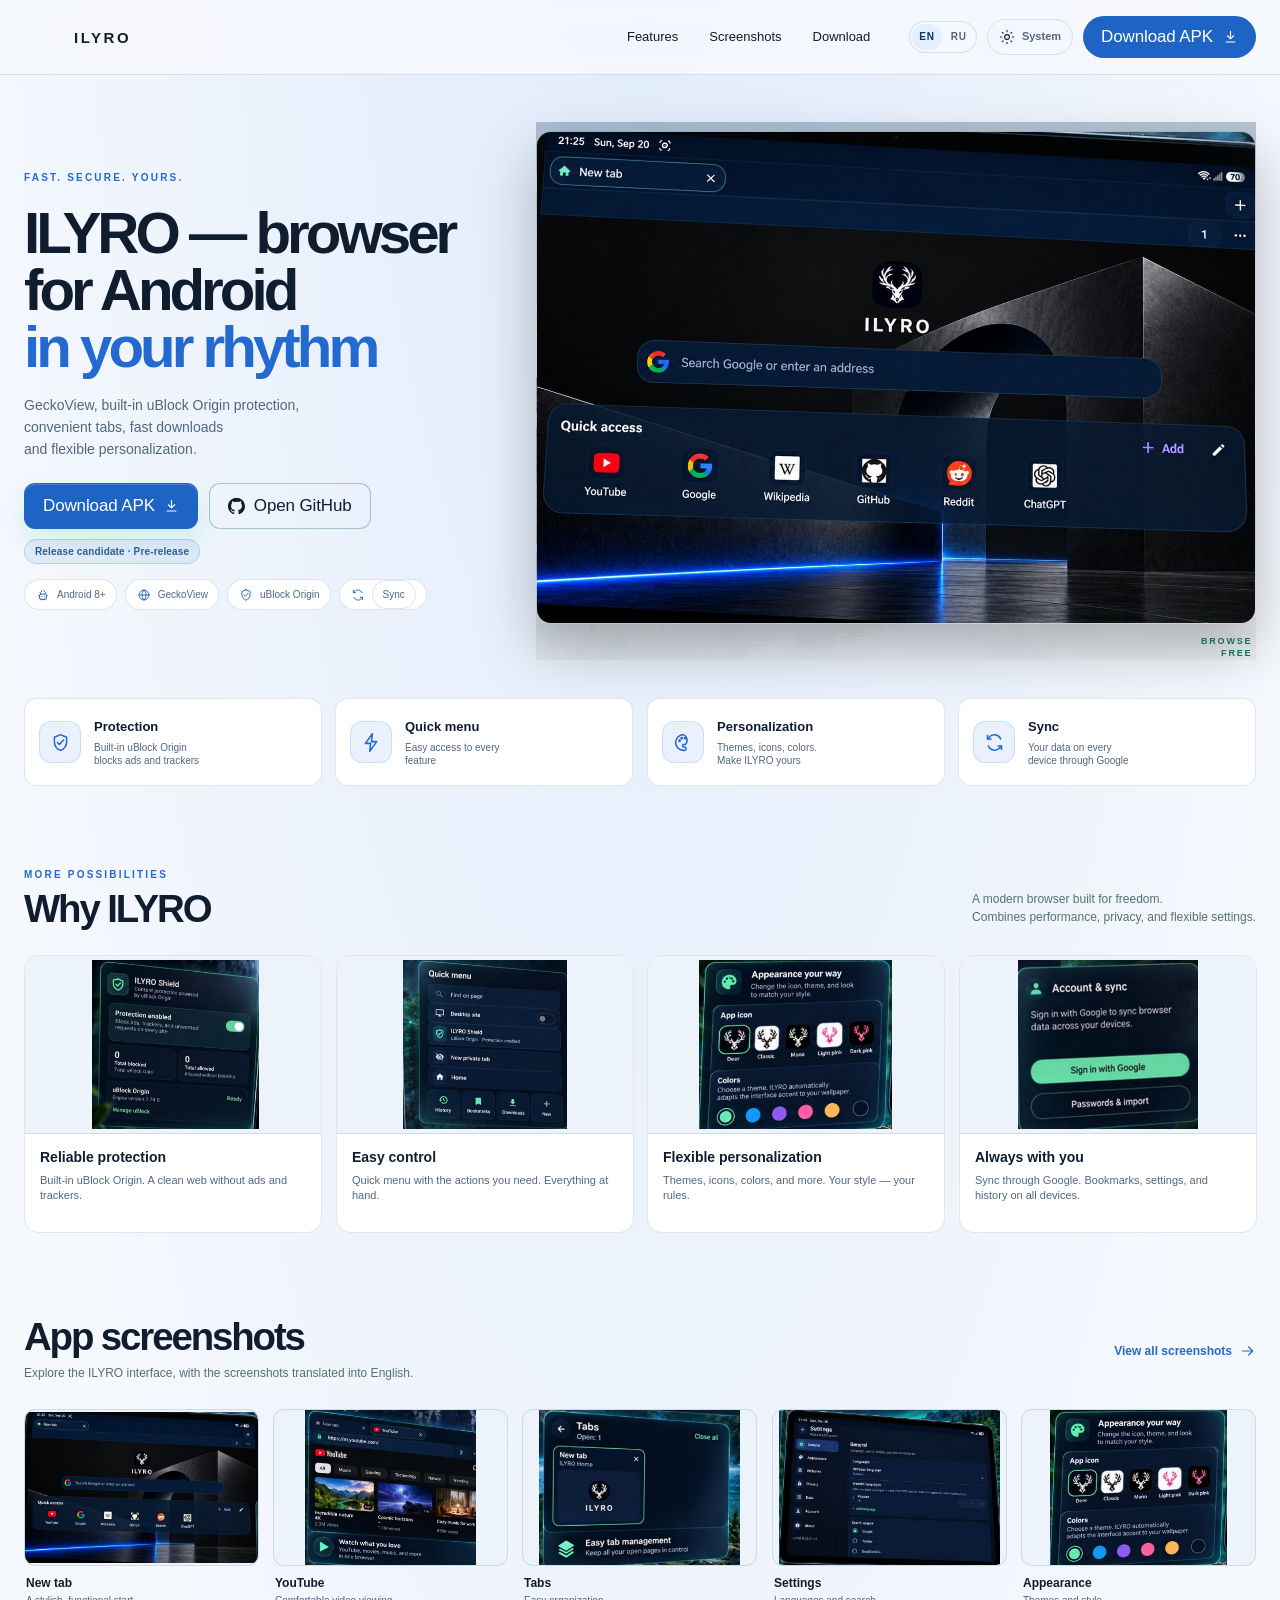
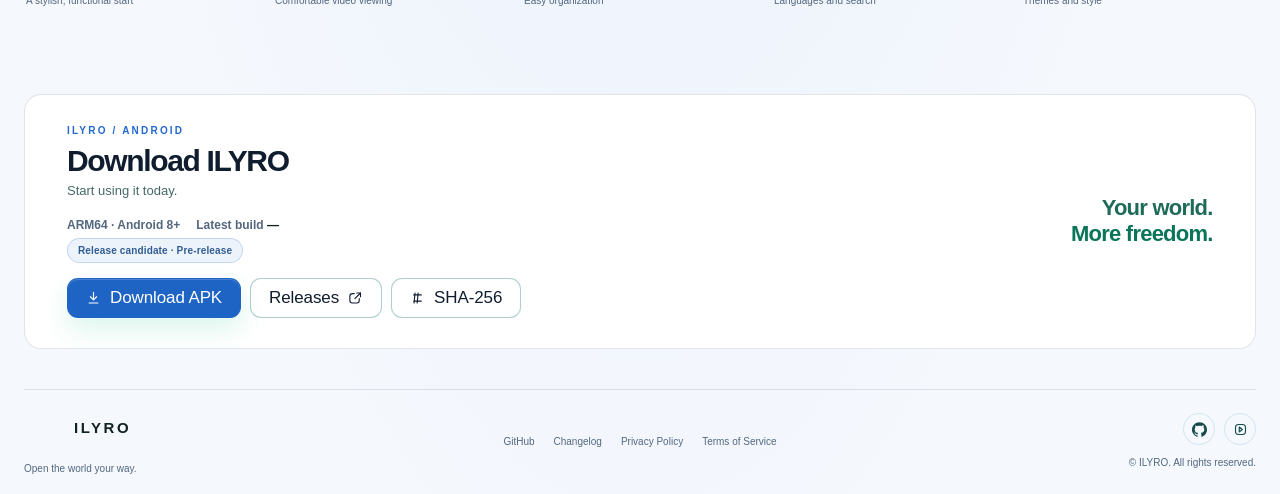
<file: docs/index.html>
<!doctype html>
<html lang="en">
  <head>
    <meta charset="utf-8" />
    <meta name="viewport" content="width=device-width, initial-scale=1" />
    <meta name="color-scheme" content="dark light" />
    <meta name="theme-color" content="#071428" />
    <meta
      name="description"
      content="ILYRO — an Android browser with GeckoView, built-in uBlock Origin protection, flexible customization, and sync."
      data-i18n-content="meta.description"
    />
    <meta property="og:title" content="ILYRO — a browser in your rhythm" data-i18n-content="meta.ogTitle" />
    <meta
      property="og:description"
      content="A fast, secure, customizable Android browser."
      data-i18n-content="meta.ogDescription"
    />
    <meta property="og:type" content="website" />
    <meta property="og:image" content="https://germ85402-ops.github.io/ilyro-browser/screenshots/ilyro-site-hero.jpg" />
    <meta name="twitter:card" content="summary_large_image" />
    <title data-i18n="meta.title">ILYRO — a browser in your rhythm</title>
    <link rel="icon" href="assets/ilyro-app-icon.png?v=20260923-graphite-coral" type="image/png" />
    <link rel="apple-touch-icon" href="assets/ilyro-app-icon.png?v=20260923-graphite-coral" />
    <link rel="preload" as="image" href="screenshots/ilyro-site-hero.jpg" fetchpriority="high" />
    <link rel="stylesheet" href="styles.css?v=20260924-motion" />
    <link rel="stylesheet" href="perf.css?v=20260929" />
    <script>
      document.documentElement.classList.add('js');
    </script>
  </head>
  <body class="home-page">
    <svg class="icon-sprite" aria-hidden="true" focusable="false">
      <symbol id="icon-download" viewBox="0 0 24 24">
        <path d="M12 3v11"></path><path d="m7 10 5 5 5-5"></path><path d="M5 20h14"></path>
      </symbol>
      <symbol id="icon-arrow-right" viewBox="0 0 24 24">
        <path d="M4 12h15"></path><path d="m13 6 6 6-6 6"></path>
      </symbol>
      <symbol id="icon-arrow-up-right" viewBox="0 0 24 24">
        <path d="M14 4h6v6"></path><path d="m20 4-9 9"></path><path d="M18 13v3a4 4 0 0 1-4 4H7a4 4 0 0 1-4-4v-7a4 4 0 0 1 4-4h3"></path>
      </symbol>
      <symbol id="icon-github" viewBox="0 0 24 24">
        <path fill="currentColor" d="M12 .297c-6.63 0-12 5.373-12 12 0 5.303 3.438 9.8 8.205 11.385.6.113.82-.258.82-.577 0-.285-.01-1.04-.015-2.04-3.338.724-4.042-1.61-4.042-1.61-.546-1.387-1.333-1.756-1.333-1.756-1.089-.744.084-.729.084-.729 1.205.084 1.84 1.236 1.84 1.236 1.07 1.835 2.809 1.305 3.495.998.108-.776.418-1.305.762-1.605-2.665-.3-5.466-1.332-5.466-5.93 0-1.31.465-2.38 1.235-3.22-.135-.303-.54-1.523.105-3.176 0 0 1.005-.322 3.3 1.23a11.5 11.5 0 0 1 3.003-.404c1.02.005 2.045.138 3.003.404 2.28-1.552 3.285-1.23 3.285-1.23.645 1.653.24 2.873.12 3.176.765.84 1.23 1.91 1.23 3.22 0 4.61-2.805 5.625-5.475 5.92.435.375.81 1.096.81 2.21 0 1.595-.015 2.88-.015 3.27 0 .315.21.69.825.57C20.565 22.092 24 17.592 24 12.297c0-6.627-5.373-12-12-12"></path>
      </symbol>
      <symbol id="icon-release" viewBox="0 0 24 24">
        <rect x="4" y="4" width="16" height="16" rx="5"></rect><path d="m10 8 5 4-5 4Z"></path>
      </symbol>
      <symbol id="icon-checksum" viewBox="0 0 24 24">
        <path d="M6 7h12M6 17h12M8 4 6.5 20M13 4l-1.5 16"></path>
      </symbol>
      <symbol id="icon-android" viewBox="0 0 24 24">
        <path d="M8.1 10.5h7.8a2 2 0 0 1 2 2v5.1a2 2 0 0 1-2 2H8.1a2 2 0 0 1-2-2v-5.1a2 2 0 0 1 2-2Z"></path>
        <path d="M8.7 10.2 7 7.5M15.3 10.2 17 7.5M6.1 13H4.6M19.4 13h-1.5M9.2 6.3l.9-1.8M14.8 6.3l-.9-1.8M9.4 14.4h.1M14.5 14.4h.1M9 18.5v2M15 18.5v2"></path>
      </symbol>
      <symbol id="icon-gecko" viewBox="0 0 24 24">
        <circle cx="12" cy="12" r="8.5"></circle>
        <path d="M3.8 12h16.4M12 3.5c2.2 2.3 3.4 5.1 3.4 8.5s-1.2 6.2-3.4 8.5M12 3.5c-2.2 2.3-3.4 5.1-3.4 8.5s1.2 6.2 3.4 8.5"></path>
      </symbol>
      <symbol id="icon-shield" viewBox="0 0 24 24">
        <path d="M12 3 19 6v5c0 4.4-2.7 8.2-7 10-4.3-1.8-7-5.6-7-10V6l7-3Z"></path>
        <path d="m8.5 12 2.2 2.2 4.8-5"></path>
      </symbol>
      <symbol id="icon-bolt" viewBox="0 0 24 24">
        <path d="m13 2-8 11h6l-1 9 8-11h-6l1-9Z"></path>
      </symbol>
      <symbol id="icon-palette" viewBox="0 0 24 24">
        <path d="M12 3a9 9 0 1 0 0 18h1.1a1.9 1.9 0 0 0 0-3.8h-.8a1.4 1.4 0 0 1 0-2.8H14A7 7 0 0 0 12 3Z"></path>
        <circle cx="7.5" cy="10" r=".8"></circle><circle cx="10" cy="7.2" r=".8"></circle><circle cx="14" cy="7.2" r=".8"></circle>
      </symbol>
      <symbol id="icon-sync" viewBox="0 0 24 24">
        <path d="M19 8a7.8 7.8 0 0 0-13.2-2L4 8"></path><path d="M4 4v4h4"></path>
        <path d="M5 16a7.8 7.8 0 0 0 13.2 2L20 16"></path><path d="M20 20v-4h-4"></path>
      </symbol>
    </svg>
    <div class="site-noise" aria-hidden="true"></div>
    <div class="ambient ambient-one" aria-hidden="true"></div>
    <div class="ambient ambient-two" aria-hidden="true"></div>

    <header class="site-header" id="top">
      <div class="header-inner">
        <a class="brand" href="#top" aria-label="ILYRO, home" data-i18n-aria="brand.home">
          <span class="brand-mark" aria-hidden="true">
            <svg viewBox="0 0 48 48" role="img">
              <path d="M24 38.9c-4.4-1.4-7.5-5.2-7.5-10.1 0-3.6 1.4-6.6 4-8.9-2.7-3.4-3.4-7-1.8-10.7 2.1 1.2 3.9 2.8 5.3 4.9 1.4-2.1 3.2-3.7 5.3-4.9 1.6 3.7.9 7.3-1.8 10.7 2.6 2.3 4 5.3 4 8.9 0 4.9-3.1 8.7-7.5 10.1Z" />
              <path class="mark-line" d="M20.7 12.7 16 8.4l-3.2-4.2M27.3 12.7 32 8.4l3.2-4.2M16 8.4l.2-4.8M32 8.4l-.2-4.8" />
              <path class="mark-cut" d="M20.5 25.2c1.1 1.2 2.3 1.8 3.5 1.8s2.4-.6 3.5-1.8" />
            </svg>
          </span>
          <span class="brand-name">ILYRO</span>
        </a>

        <nav class="main-nav" id="main-nav" aria-label="Primary navigation" data-i18n-aria="nav.label">
          <a href="#features" data-i18n="nav.features">Features</a>
          <a href="#screenshots" data-i18n="nav.screenshots">Screenshots</a>
          <a href="#download" data-i18n="nav.download">Download</a>
        </nav>

        <div class="header-actions">
          <div class="language-switcher" role="group" aria-label="Language" data-i18n-aria="language.label">
            <button type="button" data-language="en" aria-pressed="true">EN</button>
            <button type="button" data-language="ru" aria-pressed="false">RU</button>
          </div>
          <button class="icon-button theme-toggle" id="theme-toggle" type="button" aria-label="Theme follows your device" data-i18n-aria="theme.system">
            <svg class="icon icon-sun" viewBox="0 0 24 24" aria-hidden="true">
              <circle cx="12" cy="12" r="3.6"></circle>
              <path d="M12 2v2M12 20v2M4.93 4.93l1.42 1.42M17.65 17.65l1.42 1.42M2 12h2M20 12h2M4.93 19.07l1.42-1.42M17.65 6.35l1.42-1.42"></path>
            </svg>
            <svg class="icon icon-moon" viewBox="0 0 24 24" aria-hidden="true">
              <path d="M20.3 15.1A8.6 8.6 0 0 1 8.9 3.7 8.6 8.6 0 1 0 20.3 15.1Z"></path>
            </svg>
            <span class="theme-mode-label" data-theme-mode-label>System</span>
          </button>
          <a class="header-cta" href="#download"><span data-i18n="actions.downloadApk">Download APK</span> <svg class="ui-icon ui-icon-inline" aria-hidden="true"><use href="#icon-download"></use></svg></a>
          <button class="icon-button menu-toggle" id="menu-toggle" type="button" aria-label="Open menu" data-i18n-aria="menu.open" aria-expanded="false" aria-controls="main-nav">
            <span></span><span></span>
          </button>
        </div>
      </div>
    </header>

    <main>
      <section class="reference-hero section-shell reveal is-visible" aria-labelledby="hero-title">
        <div class="reference-hero-copy">
          <p class="reference-overline" data-i18n="hero.overline">FAST. SECURE. YOURS.</p>
          <h1 id="hero-title" data-i18n="hero.title" data-i18n-mode="html">ILYRO — browser<br />for Android<br /><span>in your rhythm</span></h1>
          <p class="reference-lead" data-i18n="hero.lead" data-i18n-mode="html">GeckoView, built-in uBlock Origin protection,<br />convenient tabs, fast downloads<br />and flexible personalization.</p>
          <div class="hero-actions">
            <a class="button button-primary" href="https://github.com/germ85402-ops/ilyro-browser/releases" data-latest-apk-link="true" target="_blank" rel="noreferrer"><span data-i18n="actions.downloadApk">Download APK</span> <svg class="ui-icon ui-icon-inline" aria-hidden="true"><use href="#icon-download"></use></svg></a>
            <a class="button button-outline" href="https://github.com/germ85402-ops/ilyro-browser" target="_blank" rel="noreferrer"><svg class="ui-icon ui-icon-github github-mark" aria-hidden="true"><use href="#icon-github"></use></svg> <span data-i18n="actions.openGithub">Open GitHub</span></a>
          </div>
          <p class="hero-release"><span class="release-pill" data-latest-release-status data-is-prerelease="true" data-i18n="download.prerelease">Release candidate · Pre-release</span></p>
          <div class="hero-tags" aria-label="Key features" data-i18n-aria="hero.tagsLabel">
            <span><i class="tag-icon tag-android" aria-hidden="true"><svg class="ui-icon" aria-hidden="true"><use href="#icon-android"></use></svg></i> Android 8+</span>
            <span><i class="tag-icon tag-gecko" aria-hidden="true"><svg class="ui-icon" aria-hidden="true"><use href="#icon-gecko"></use></svg></i> GeckoView</span>
            <span><i class="tag-icon tag-shield" aria-hidden="true"><svg class="ui-icon" aria-hidden="true"><use href="#icon-shield"></use></svg></i> uBlock Origin</span>
            <span><i class="tag-icon tag-sync" aria-hidden="true"><svg class="ui-icon" aria-hidden="true"><use href="#icon-sync"></use></svg></i> <span data-i18n="hero.syncTag">Sync</span></span>
          </div>
        </div>

        <div class="reference-hero-art" aria-label="ILYRO browser home screen" data-i18n-aria="hero.artLabel">
          <img src="screenshots/ilyro-site-hero.jpg" alt="ILYRO browser home screen with Obsidian Arch wallpaper" data-i18n-alt="hero.artAlt" fetchpriority="high" decoding="async" />
          <p class="hero-note" data-i18n="hero.note" data-i18n-mode="html">BROWSE<br /><span>FREE</span></p>
        </div>
      </section>

      <section class="benefit-strip section-shell reveal is-visible" aria-label="Key features" data-i18n-aria="benefits.label">
        <article class="benefit-card" data-motion-reveal><span class="benefit-icon benefit-icon-shield" aria-hidden="true"><svg class="ui-icon" aria-hidden="true"><use href="#icon-shield"></use></svg></span><div><strong data-i18n="benefits.shield.title">Protection</strong><small data-i18n="benefits.shield.copy" data-i18n-mode="html">Built-in uBlock Origin<br />blocks ads and trackers</small></div></article>
        <article class="benefit-card" data-motion-reveal><span class="benefit-icon benefit-icon-bolt" aria-hidden="true"><svg class="ui-icon" aria-hidden="true"><use href="#icon-bolt"></use></svg></span><div><strong data-i18n="benefits.menu.title">Quick menu</strong><small data-i18n="benefits.menu.copy" data-i18n-mode="html">Easy access to every<br />feature</small></div></article>
        <article class="benefit-card" data-motion-reveal><span class="benefit-icon benefit-icon-palette" aria-hidden="true"><svg class="ui-icon" aria-hidden="true"><use href="#icon-palette"></use></svg></span><div><strong data-i18n="benefits.custom.title">Personalization</strong><small data-i18n="benefits.custom.copy" data-i18n-mode="html">Themes, icons, colors.<br />Make ILYRO yours</small></div></article>
        <article class="benefit-card" data-motion-reveal><span class="benefit-icon benefit-icon-sync" aria-hidden="true"><svg class="ui-icon" aria-hidden="true"><use href="#icon-sync"></use></svg></span><div><strong data-i18n="benefits.sync.title">Sync</strong><small data-i18n="benefits.sync.copy" data-i18n-mode="html">Your data on every<br />device through Google</small></div></article>
      </section>

      <section class="reference-section section-shell reveal is-visible" id="features" aria-labelledby="features-title">
        <div class="reference-heading" data-motion-reveal>
          <div><p class="reference-kicker" data-i18n="features.kicker">MORE POSSIBILITIES</p><h2 id="features-title" data-i18n="features.title">Why ILYRO</h2></div>
          <p data-i18n="features.intro" data-i18n-mode="html">A modern browser built for freedom.<br />Combines performance, privacy, and flexible settings.</p>
        </div>
        <div class="why-grid">
          <article class="why-card" data-motion-reveal><img loading="lazy" decoding="async" src="screenshots/ilyro-shot-shield.jpg" alt="ILYRO Shield panel" data-i18n-alt="features.shield.alt" /><h3 data-i18n="features.shield.title">Reliable protection</h3><p data-i18n="features.shield.copy">Built-in uBlock Origin. A clean web without ads and trackers.</p></article>
          <article class="why-card" data-motion-reveal><img loading="lazy" decoding="async" src="screenshots/ilyro-shot-menu.jpg" alt="ILYRO quick menu" data-i18n-alt="features.menu.alt" /><h3 data-i18n="features.menu.title">Easy control</h3><p data-i18n="features.menu.copy">Quick menu with the actions you need. Everything at hand.</p></article>
          <article class="why-card" data-motion-reveal><img loading="lazy" decoding="async" src="screenshots/ilyro-shot-appearance.jpg" alt="ILYRO appearance settings" data-i18n-alt="features.custom.alt" /><h3 data-i18n="features.custom.title">Flexible personalization</h3><p data-i18n="features.custom.copy">Themes, icons, colors, and more. Your style — your rules.</p></article>
          <article class="why-card" data-motion-reveal><img loading="lazy" decoding="async" src="screenshots/ilyro-shot-account.jpg" alt="ILYRO account and sync" data-i18n-alt="features.sync.alt" /><h3 data-i18n="features.sync.title">Always with you</h3><p data-i18n="features.sync.copy">Sync through Google. Bookmarks, settings, and history on all devices.</p></article>
        </div>
      </section>

      <section class="reference-section real-screenshots section-shell reveal is-visible" id="screenshots" aria-labelledby="screenshots-title">
        <div class="reference-heading screenshots-heading" data-motion-reveal>
          <div><h2 id="screenshots-title" data-i18n="screenshots.title">App screenshots</h2><p data-i18n="screenshots.intro">Explore the ILYRO interface, with the screenshots translated into English.</p></div>
          <a class="section-link" href="https://github.com/germ85402-ops/ilyro-browser/tree/main/docs/screenshots" target="_blank" rel="noreferrer"><span data-i18n="screenshots.link">View all screenshots</span> <svg class="ui-icon section-arrow" aria-hidden="true"><use href="#icon-arrow-right"></use></svg></a>
        </div>
        <div class="reference-shot-grid">
          <figure class="reference-shot" data-motion-reveal><img loading="lazy" decoding="async" src="screenshots/ilyro-site-hero.jpg" alt="ILYRO new tab" data-i18n-alt="screenshots.newTab.alt" /><figcaption><strong data-i18n="screenshots.newTab.title">New tab</strong><span data-i18n="screenshots.newTab.copy">A stylish, functional start</span></figcaption></figure>
          <figure class="reference-shot" data-motion-reveal><img loading="lazy" decoding="async" src="screenshots/ilyro-shot-youtube.jpg" alt="YouTube in ILYRO" data-i18n-alt="screenshots.youtube.alt" /><figcaption><strong data-i18n="screenshots.youtube.title">YouTube</strong><span data-i18n="screenshots.youtube.copy">Comfortable video viewing</span></figcaption></figure>
          <figure class="reference-shot" data-motion-reveal><img loading="lazy" decoding="async" src="screenshots/ilyro-shot-tabs.jpg" alt="ILYRO tabs" data-i18n-alt="screenshots.tabs.alt" /><figcaption><strong data-i18n="screenshots.tabs.title">Tabs</strong><span data-i18n="screenshots.tabs.copy">Easy organization</span></figcaption></figure>
          <figure class="reference-shot" data-motion-reveal><img loading="lazy" decoding="async" src="screenshots/ilyro-shot-settings.jpg" alt="ILYRO settings" data-i18n-alt="screenshots.settings.alt" /><figcaption><strong data-i18n="screenshots.settings.title">Settings</strong><span data-i18n="screenshots.settings.copy">Languages and search</span></figcaption></figure>
          <figure class="reference-shot" data-motion-reveal><img loading="lazy" decoding="async" src="screenshots/ilyro-shot-appearance.jpg" alt="ILYRO appearance" data-i18n-alt="screenshots.appearance.alt" /><figcaption><strong data-i18n="screenshots.appearance.title">Appearance</strong><span data-i18n="screenshots.appearance.copy">Themes and style</span></figcaption></figure>
        </div>
      </section>

      <section class="reference-download section-shell reveal is-visible" id="download" aria-labelledby="download-title">
        <div class="download-backdrop" aria-hidden="true"></div>
        <div class="download-copy" data-motion-reveal><p class="reference-kicker">ILYRO / ANDROID</p><h2 id="download-title" data-i18n="download.title">Download ILYRO</h2><p data-i18n="download.lead">Start using it today.</p><div class="download-meta"><span class="download-compat" data-i18n="download.compat">ARM64 · Android 8+</span><span class="release-version"><span data-i18n="download.latest">Latest build</span> <strong data-latest-release-version aria-live="polite">—</strong></span></div><p class="download-release-status"><span class="release-pill" data-latest-release-status data-is-prerelease="true" data-i18n="download.prerelease">Release candidate · Pre-release</span></p><div class="download-actions"><a class="button button-primary" href="https://github.com/germ85402-ops/ilyro-browser/releases" data-latest-apk-link="true" target="_blank" rel="noreferrer"><svg class="ui-icon ui-icon-inline" aria-hidden="true"><use href="#icon-download"></use></svg><span data-i18n="actions.downloadApk">Download APK</span></a><a class="button button-outline" href="https://github.com/germ85402-ops/ilyro-browser/releases" target="_blank" rel="noreferrer"><span data-i18n="download.releases">Releases</span><svg class="ui-icon ui-icon-inline" aria-hidden="true"><use href="#icon-arrow-up-right"></use></svg></a><a class="button button-outline" href="https://github.com/germ85402-ops/ilyro-browser/releases" data-latest-apk-checksum-link target="_blank" rel="noreferrer"><svg class="ui-icon ui-icon-inline" aria-hidden="true"><use href="#icon-checksum"></use></svg><span data-i18n="download.sha">SHA-256</span></a></div></div>
        <p class="download-note" data-motion-reveal data-i18n="download.note" data-i18n-mode="html">Your world.<br /><span>More freedom.</span></p>
      </section>
    </main>

    <footer class="site-footer section-shell reference-footer">
      <div class="footer-intro"><a class="brand footer-brand" href="#top" aria-label="ILYRO, back to top" data-i18n-aria="brand.top"><span class="brand-mark" aria-hidden="true"><svg viewBox="0 0 48 48"><path d="M24 38.9c-4.4-1.4-7.5-5.2-7.5-10.1 0-3.6 1.4-6.6 4-8.9-2.7-3.4-3.4-7-1.8-10.7 2.1 1.2 3.9 2.8 5.3 4.9 1.4-2.1 3.2-3.7 5.3-4.9 1.6 3.7.9 7.3-1.8 10.7 2.6 2.3 4 5.3 4 8.9 0 4.9-3.1 8.7-7.5 10.1Z" /><path class="mark-line" d="M20.7 12.7 16 8.4l-3.2-4.2M27.3 12.7 32 8.4l3.2-4.2M16 8.4l.2-4.8M32 8.4l-.2-4.8" /><path class="mark-cut" d="M20.5 25.2c1.1 1.2 2.3 1.8 3.5-1.8" /></svg></span><span class="brand-name">ILYRO</span></a><p data-i18n="footer.tagline">Open the world your way.</p></div>
      <div class="footer-links"><a href="https://github.com/germ85402-ops/ilyro-browser" target="_blank" rel="noreferrer">GitHub</a><a href="https://github.com/germ85402-ops/ilyro-browser/blob/main/CHANGELOG.md" target="_blank" rel="noreferrer">Changelog</a><a href="privacy.html" data-i18n="footer.privacy">Privacy Policy</a><a href="terms.html" data-i18n="footer.terms">Terms of Service</a></div>
      <div class="footer-end"><div class="footer-social" aria-label="Project links" data-i18n-aria="footer.social"><a href="https://github.com/germ85402-ops/ilyro-browser" target="_blank" rel="noreferrer" aria-label="GitHub"><svg class="ui-icon ui-icon-github" aria-hidden="true"><use href="#icon-github"></use></svg></a><a href="https://github.com/germ85402-ops/ilyro-browser/releases" target="_blank" rel="noreferrer" aria-label="Releases"><svg class="ui-icon" aria-hidden="true"><use href="#icon-release"></use></svg></a></div><div class="footer-copy">© <span id="year"></span> ILYRO. <span data-i18n="footer.rights">All rights reserved.</span></div></div>
    </footer>

    <script src="script.js?v=20260929" defer></script>
  </body>
</html>
</file>
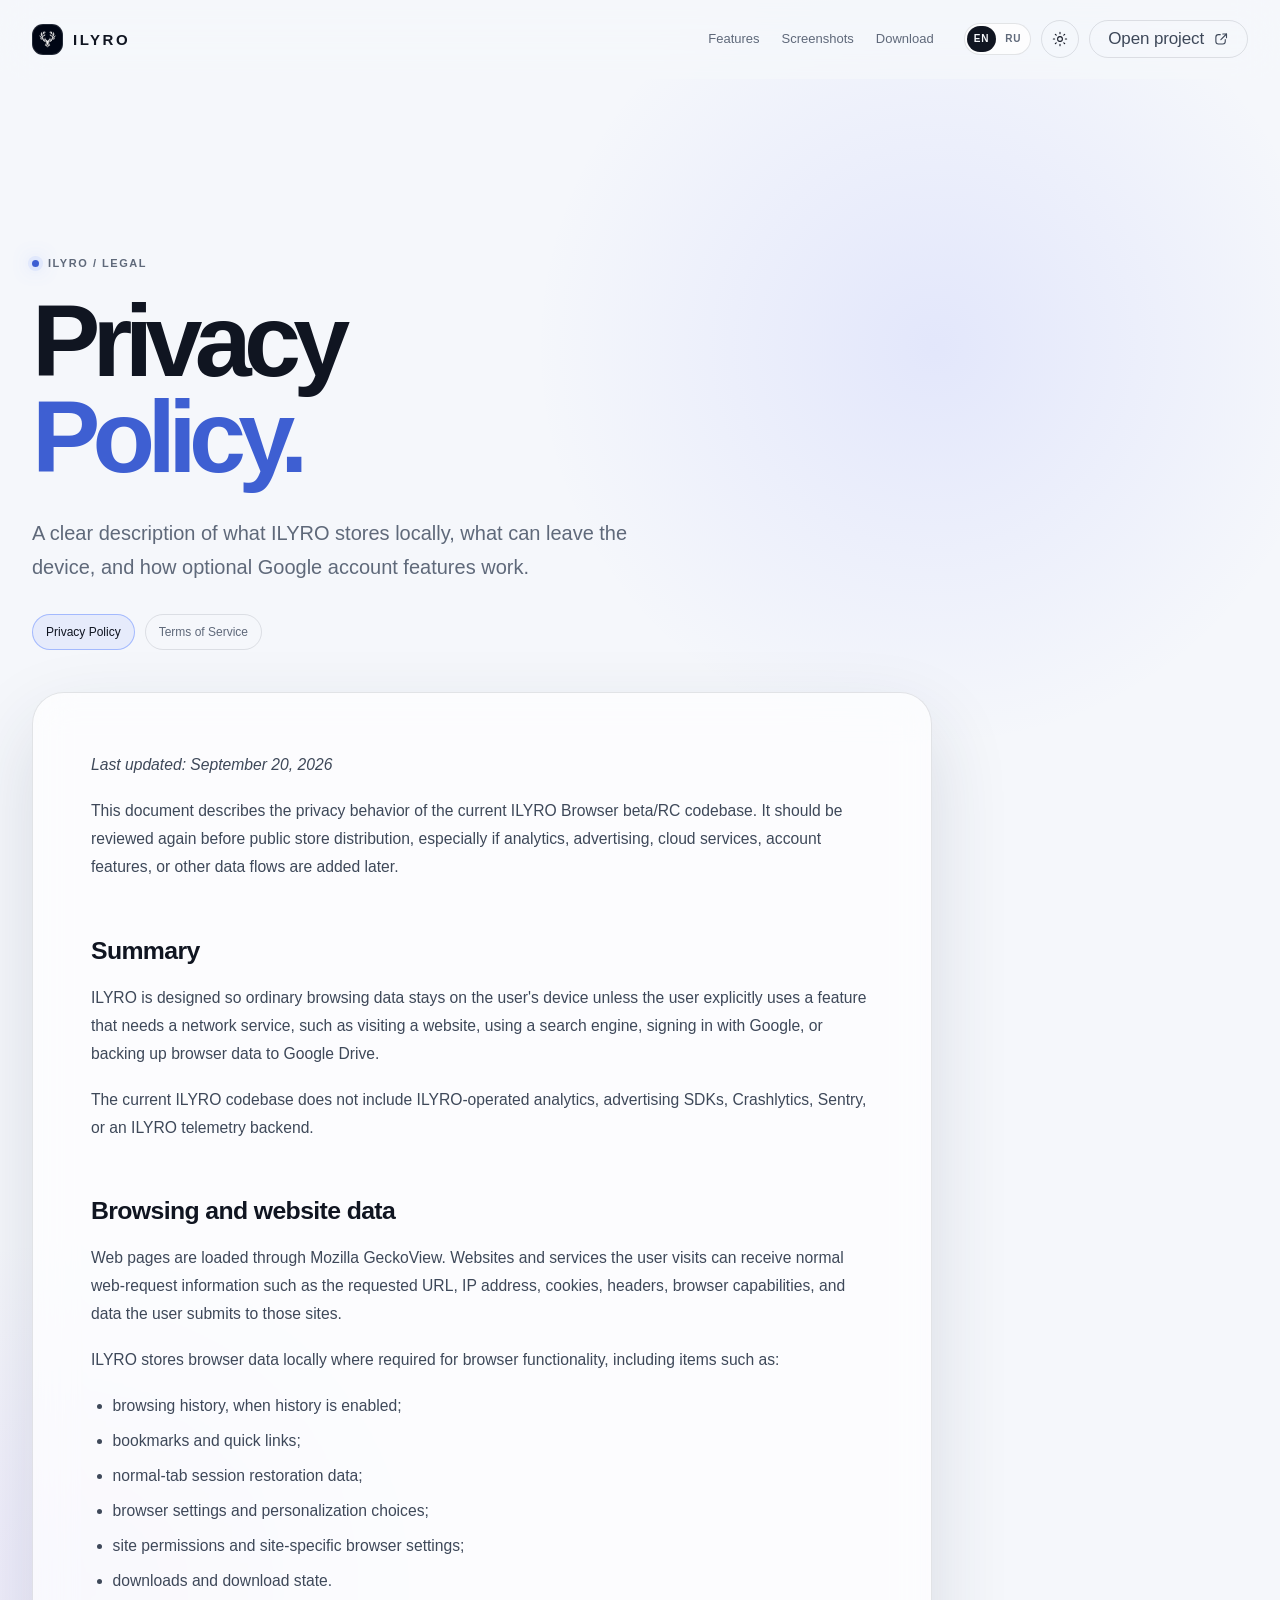
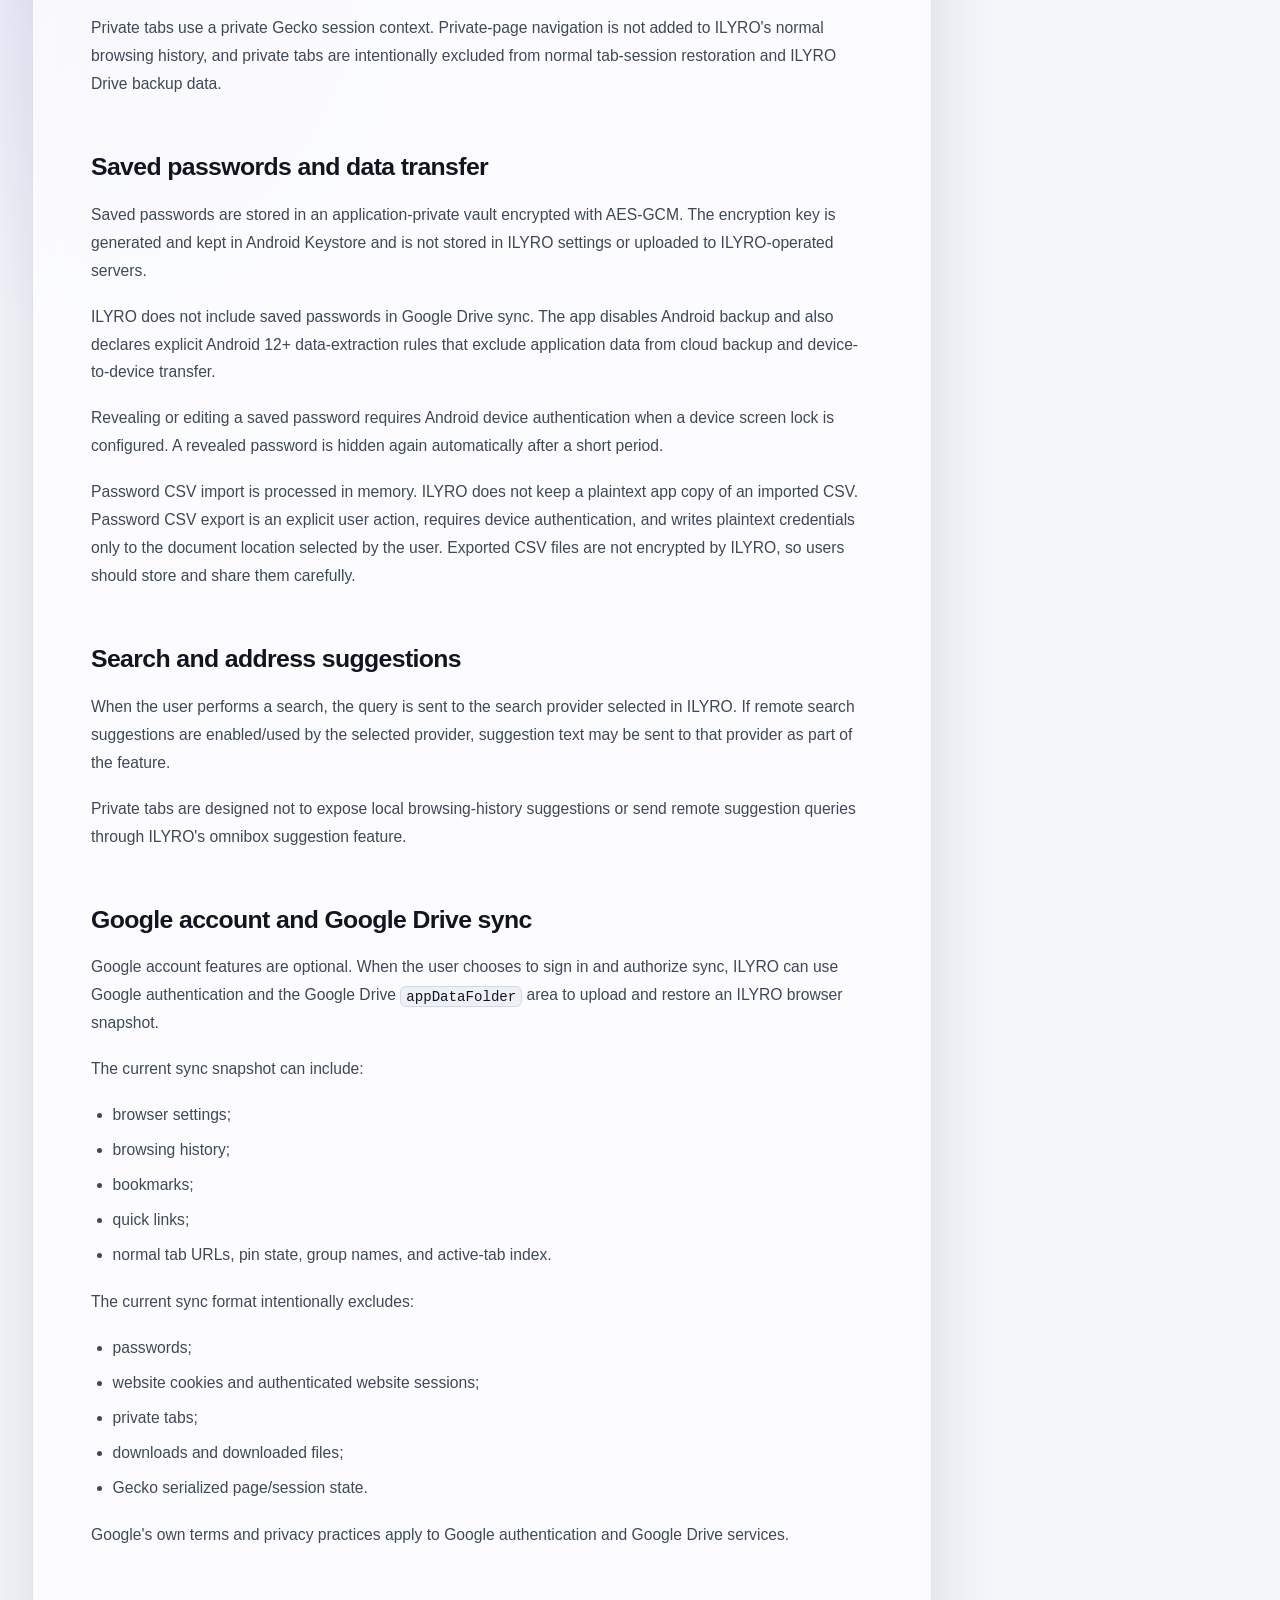
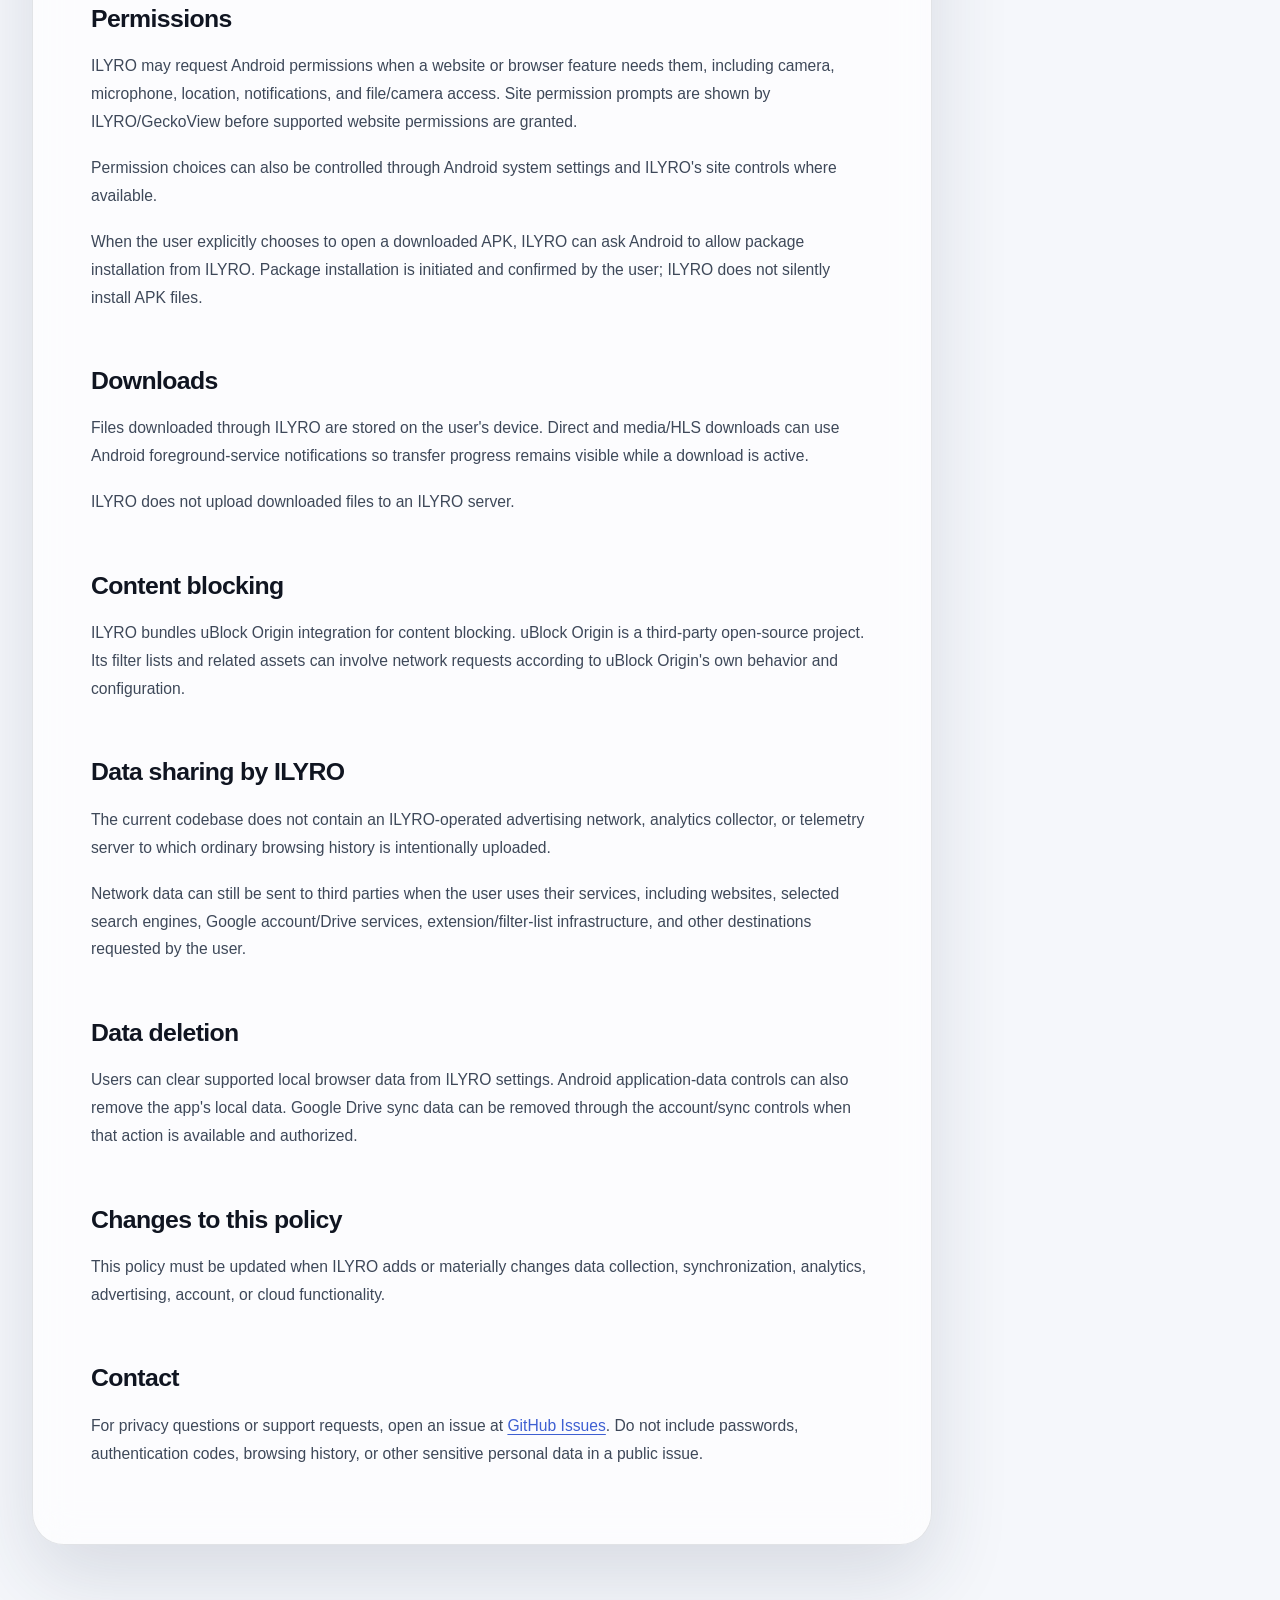
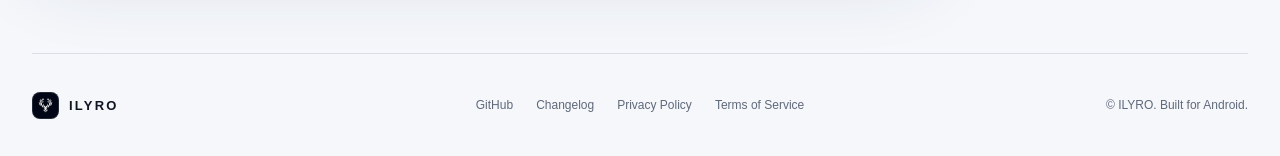
<file: docs/privacy.html>
<!doctype html>
<html lang="en">
  <head>
    <meta charset="utf-8" />
    <meta name="viewport" content="width=device-width, initial-scale=1" />
    <meta name="theme-color" content="#080a0f" />
    <meta name="description" content="ILYRO Browser Privacy Policy: how the Android browser handles local data, Google sign-in, Google Drive sync, permissions, and downloads." data-i18n-content="legal.privacyDescription" />
    <title data-i18n="legal.privacyTitle">ILYRO — Privacy Policy</title>
    <link rel="icon" href="assets/ilyro-app-icon.png?v=20260923-graphite-coral" type="image/png" />
    <link rel="stylesheet" href="styles.css?v=20260923-graphite-coral" />
    <script>document.documentElement.classList.add('js');</script>
  </head>
  <body>
    <svg class="icon-sprite" aria-hidden="true" focusable="false">
      <symbol id="icon-download" viewBox="0 0 24 24">
        <path d="M12 3v11"></path><path d="m7 10 5 5 5-5"></path><path d="M5 20h14"></path>
      </symbol>
      <symbol id="icon-arrow-right" viewBox="0 0 24 24">
        <path d="M4 12h15"></path><path d="m13 6 6 6-6 6"></path>
      </symbol>
      <symbol id="icon-arrow-up-right" viewBox="0 0 24 24">
        <path d="M14 4h6v6"></path><path d="m20 4-9 9"></path><path d="M18 13v3a4 4 0 0 1-4 4H7a4 4 0 0 1-4-4v-7a4 4 0 0 1 4-4h3"></path>
      </symbol>
      <symbol id="icon-github" viewBox="0 0 24 24">
        <path fill="currentColor" d="M12 .297c-6.63 0-12 5.373-12 12 0 5.303 3.438 9.8 8.205 11.385.6.113.82-.258.82-.577 0-.285-.01-1.04-.015-2.04-3.338.724-4.042-1.61-4.042-1.61-.546-1.387-1.333-1.756-1.333-1.756-1.089-.744.084-.729.084-.729 1.205.084 1.84 1.236 1.84 1.236 1.07 1.835 2.809 1.305 3.495.998.108-.776.418-1.305.762-1.605-2.665-.3-5.466-1.332-5.466-5.93 0-1.31.465-2.38 1.235-3.22-.135-.303-.54-1.523.105-3.176 0 0 1.005-.322 3.3 1.23a11.5 11.5 0 0 1 3.003-.404c1.02.005 2.045.138 3.003.404 2.28-1.552 3.285-1.23 3.285-1.23.645 1.653.24 2.873.12 3.176.765.84 1.23 1.91 1.23 3.22 0 4.61-2.805 5.625-5.475 5.92.435.375.81 1.096.81 2.21 0 1.595-.015 2.88-.015 3.27 0 .315.21.69.825.57C20.565 22.092 24 17.592 24 12.297c0-6.627-5.373-12-12-12"></path>
      </symbol>
      <symbol id="icon-release" viewBox="0 0 24 24">
        <rect x="4" y="4" width="16" height="16" rx="5"></rect><path d="m10 8 5 4-5 4Z"></path>
      </symbol>
      <symbol id="icon-checksum" viewBox="0 0 24 24">
        <path d="M6 7h12M6 17h12M8 4 6.5 20M13 4l-1.5 16"></path>
      </symbol>
      <symbol id="icon-android" viewBox="0 0 24 24">
        <path d="M8.1 10.5h7.8a2 2 0 0 1 2 2v5.1a2 2 0 0 1-2 2H8.1a2 2 0 0 1-2-2v-5.1a2 2 0 0 1 2-2Z"></path>
        <path d="M8.7 10.2 7 7.5M15.3 10.2 17 7.5M6.1 13H4.6M19.4 13h-1.5M9.2 6.3l.9-1.8M14.8 6.3l-.9-1.8M9.4 14.4h.1M14.5 14.4h.1M9 18.5v2M15 18.5v2"></path>
      </symbol>
      <symbol id="icon-gecko" viewBox="0 0 24 24">
        <circle cx="12" cy="12" r="8.5"></circle>
        <path d="M3.8 12h16.4M12 3.5c2.2 2.3 3.4 5.1 3.4 8.5s-1.2 6.2-3.4 8.5M12 3.5c-2.2 2.3-3.4 5.1-3.4 8.5s1.2 6.2 3.4 8.5"></path>
      </symbol>
      <symbol id="icon-shield" viewBox="0 0 24 24">
        <path d="M12 3 19 6v5c0 4.4-2.7 8.2-7 10-4.3-1.8-7-5.6-7-10V6l7-3Z"></path>
        <path d="m8.5 12 2.2 2.2 4.8-5"></path>
      </symbol>
      <symbol id="icon-bolt" viewBox="0 0 24 24">
        <path d="m13 2-8 11h6l-1 9 8-11h-6l1-9Z"></path>
      </symbol>
      <symbol id="icon-palette" viewBox="0 0 24 24">
        <path d="M12 3a9 9 0 1 0 0 18h1.1a1.9 1.9 0 0 0 0-3.8h-.8a1.4 1.4 0 0 1 0-2.8H14A7 7 0 0 0 12 3Z"></path>
        <circle cx="7.5" cy="10" r=".8"></circle><circle cx="10" cy="7.2" r=".8"></circle><circle cx="14" cy="7.2" r=".8"></circle>
      </symbol>
      <symbol id="icon-sync" viewBox="0 0 24 24">
        <path d="M19 8a7.8 7.8 0 0 0-13.2-2L4 8"></path><path d="M4 4v4h4"></path>
        <path d="M5 16a7.8 7.8 0 0 0 13.2 2L20 16"></path><path d="M20 20v-4h-4"></path>
      </symbol>
    </svg>
    <div class="site-noise" aria-hidden="true"></div>
    <div class="ambient ambient-one" aria-hidden="true"></div>
    <div class="ambient ambient-two" aria-hidden="true"></div>
    
<header class="site-header" id="top">
  <div class="header-inner">
    <a class="brand" href="index.html#top" aria-label="ILYRO, home"><span class="brand-mark" aria-hidden="true"><svg viewBox="0 0 48 48"><path d="M24 38.9c-4.4-1.4-7.5-5.2-7.5-10.1 0-3.6 1.4-6.6 4-8.9-2.7-3.4-3.4-7-1.8-10.7 2.1 1.2 3.9 2.8 5.3 4.9 1.4-2.1 3.2-3.7 5.3-4.9 1.6 3.7.9 7.3-1.8 10.7 2.6 2.3 4 5.3 4 8.9 0 4.9-3.1 8.7-7.5 10.1Z" /><path class="mark-line" d="M20.7 12.7 16 8.4l-3.2-4.2M27.3 12.7 32 8.4l3.2-4.2M16 8.4l.2-4.8M32 8.4l-.2-4.8" /><path class="mark-cut" d="M20.5 25.2c1.1 1.2 2.3 1.8 3.5-1.8" /></svg></span><span class="brand-name">ILYRO</span></a>
    <nav class="main-nav" id="main-nav" aria-label="Primary navigation" data-i18n-aria="nav.label">
      <a href="index.html#features" data-i18n="nav.features">Features</a>
      <a href="index.html#screenshots" data-i18n="nav.screenshots">Screenshots</a>
      <a href="index.html#download" data-i18n="nav.download">Download</a>
    </nav>
    <div class="header-actions">
      <div class="language-switcher" role="group" aria-label="Language" data-i18n-aria="language.label">
        <button type="button" data-language="en" aria-pressed="true">EN</button>
        <button type="button" data-language="ru" aria-pressed="false">RU</button>
      </div>
      <button class="icon-button theme-toggle" id="theme-toggle" type="button" aria-label="Theme follows your device" data-i18n-aria="theme.system">
        <svg class="icon icon-sun" viewBox="0 0 24 24" aria-hidden="true"><circle cx="12" cy="12" r="3.6"></circle><path d="M12 2v2M12 20v2M4.93 4.93l1.42 1.42M17.65 17.65l1.42 1.42M2 12h2M20 12h2M4.93 19.07l1.42-1.42M17.65 6.35l1.42-1.42"></path></svg>
        <svg class="icon icon-moon" viewBox="0 0 24 24" aria-hidden="true"><path d="M20.3 15.1A8.6 8.6 0 0 1 8.9 3.7 8.6 8.6 0 1 0 20.3 15.1Z"></path></svg>
      </button>
      <a class="header-cta" href="index.html#download"><span data-i18n="legal.project">Open project</span> <svg class="ui-icon ui-icon-inline" aria-hidden="true"><use href="#icon-arrow-up-right"></use></svg></a>
      <button class="icon-button menu-toggle" id="menu-toggle" type="button" aria-label="Open menu" data-i18n-aria="menu.open" aria-expanded="false" aria-controls="main-nav"><span></span><span></span></button>
    </div>
  </div>
</header>
    <main class="legal-main">
      <section class="legal-page section-shell reveal is-visible" aria-labelledby="legal-title">
        <div class="eyebrow"><span class="eyebrow-dot"></span> ILYRO / LEGAL</div>
        <h1 id="legal-title" data-i18n="legal.privacyHeading" data-i18n-mode="html">Privacy<br /><span>Policy.</span></h1>
        <p class="legal-lead" data-i18n="legal.privacyLead">A clear description of what ILYRO stores locally, what can leave the device, and how optional Google account features work.</p>
        <div class="legal-switch" aria-label="Legal pages" data-i18n-aria="legal.pages">
          <a class="is-active" href="privacy.html" data-i18n="footer.privacy">Privacy Policy</a>
          <a class="" href="terms.html" data-i18n="footer.terms">Terms of Service</a>
        </div>
        <article class="legal-card" data-legal-language="en" lang="en"><p><em>Last updated: September 20, 2026</em></p>
<p>This document describes the privacy behavior of the current ILYRO Browser beta/RC codebase. It should be reviewed again before public store distribution, especially if analytics, advertising, cloud services, account features, or other data flows are added later.</p>
<h2>Summary</h2>
<p>ILYRO is designed so ordinary browsing data stays on the user's device unless the user explicitly uses a feature that needs a network service, such as visiting a website, using a search engine, signing in with Google, or backing up browser data to Google Drive.</p>
<p>The current ILYRO codebase does not include ILYRO-operated analytics, advertising SDKs, Crashlytics, Sentry, or an ILYRO telemetry backend.</p>
<h2>Browsing and website data</h2>
<p>Web pages are loaded through Mozilla GeckoView. Websites and services the user visits can receive normal web-request information such as the requested URL, IP address, cookies, headers, browser capabilities, and data the user submits to those sites.</p>
<p>ILYRO stores browser data locally where required for browser functionality, including items such as:</p>
<ul><li>browsing history, when history is enabled;</li><li>bookmarks and quick links;</li><li>normal-tab session restoration data;</li><li>browser settings and personalization choices;</li><li>site permissions and site-specific browser settings;</li><li>downloads and download state.</li></ul>
<p>Private tabs use a private Gecko session context. Private-page navigation is not added to ILYRO's normal browsing history, and private tabs are intentionally excluded from normal tab-session restoration and ILYRO Drive backup data.</p>
<h2>Saved passwords and data transfer</h2>
<p>Saved passwords are stored in an application-private vault encrypted with AES-GCM. The encryption key is generated and kept in Android Keystore and is not stored in ILYRO settings or uploaded to ILYRO-operated servers.</p>
<p>ILYRO does not include saved passwords in Google Drive sync. The app disables Android backup and also declares explicit Android 12+ data-extraction rules that exclude application data from cloud backup and device-to-device transfer.</p>
<p>Revealing or editing a saved password requires Android device authentication when a device screen lock is configured. A revealed password is hidden again automatically after a short period.</p>
<p>Password CSV import is processed in memory. ILYRO does not keep a plaintext app copy of an imported CSV. Password CSV export is an explicit user action, requires device authentication, and writes plaintext credentials only to the document location selected by the user. Exported CSV files are not encrypted by ILYRO, so users should store and share them carefully.</p>
<h2>Search and address suggestions</h2>
<p>When the user performs a search, the query is sent to the search provider selected in ILYRO. If remote search suggestions are enabled/used by the selected provider, suggestion text may be sent to that provider as part of the feature.</p>
<p>Private tabs are designed not to expose local browsing-history suggestions or send remote suggestion queries through ILYRO's omnibox suggestion feature.</p>
<h2>Google account and Google Drive sync</h2>
<p>Google account features are optional. When the user chooses to sign in and authorize sync, ILYRO can use Google authentication and the Google Drive <code>appDataFolder</code> area to upload and restore an ILYRO browser snapshot.</p>
<p>The current sync snapshot can include:</p>
<ul><li>browser settings;</li><li>browsing history;</li><li>bookmarks;</li><li>quick links;</li><li>normal tab URLs, pin state, group names, and active-tab index.</li></ul>
<p>The current sync format intentionally excludes:</p>
<ul><li>passwords;</li><li>website cookies and authenticated website sessions;</li><li>private tabs;</li><li>downloads and downloaded files;</li><li>Gecko serialized page/session state.</li></ul>
<p>Google's own terms and privacy practices apply to Google authentication and Google Drive services.</p>
<h2>Permissions</h2>
<p>ILYRO may request Android permissions when a website or browser feature needs them, including camera, microphone, location, notifications, and file/camera access. Site permission prompts are shown by ILYRO/GeckoView before supported website permissions are granted.</p>
<p>Permission choices can also be controlled through Android system settings and ILYRO's site controls where available.</p>
<p>When the user explicitly chooses to open a downloaded APK, ILYRO can ask Android to allow package installation from ILYRO. Package installation is initiated and confirmed by the user; ILYRO does not silently install APK files.</p>
<h2>Downloads</h2>
<p>Files downloaded through ILYRO are stored on the user's device. Direct and media/HLS downloads can use Android foreground-service notifications so transfer progress remains visible while a download is active.</p>
<p>ILYRO does not upload downloaded files to an ILYRO server.</p>
<h2>Content blocking</h2>
<p>ILYRO bundles uBlock Origin integration for content blocking. uBlock Origin is a third-party open-source project. Its filter lists and related assets can involve network requests according to uBlock Origin's own behavior and configuration.</p>
<h2>Data sharing by ILYRO</h2>
<p>The current codebase does not contain an ILYRO-operated advertising network, analytics collector, or telemetry server to which ordinary browsing history is intentionally uploaded.</p>
<p>Network data can still be sent to third parties when the user uses their services, including websites, selected search engines, Google account/Drive services, extension/filter-list infrastructure, and other destinations requested by the user.</p>
<h2>Data deletion</h2>
<p>Users can clear supported local browser data from ILYRO settings. Android application-data controls can also remove the app's local data. Google Drive sync data can be removed through the account/sync controls when that action is available and authorized.</p>
<h2>Changes to this policy</h2>
<p>This policy must be updated when ILYRO adds or materially changes data collection, synchronization, analytics, advertising, account, or cloud functionality.</p>
<h2>Contact</h2>
<p>For privacy questions or support requests, open an issue at <a href="https://github.com/germ85402-ops/ilyro-browser/issues" target="_blank" rel="noreferrer">GitHub Issues</a>. Do not include passwords, authentication codes, browsing history, or other sensitive personal data in a public issue.</p></article><article class="legal-card" data-legal-language="ru" lang="ru" hidden>
<p><em>Последнее обновление: 20 сентября 2026 года</em></p>
<p>В этом документе описано, как текущая бета-версия/RC-кодовая база ILYRO Browser обрабатывает данные. Перед публикацией в официальном магазине документ следует проверить ещё раз, особенно если позднее появятся аналитика, реклама, облачные сервисы, функции аккаунта или другие способы обработки данных.</p>
<h2>Кратко</h2>
<p>Обычные данные о просмотре сайтов остаются на устройстве пользователя, если он сам не использует функцию, которой нужен сетевой сервис: например, не открывает сайт, не выполняет поиск, не входит в аккаунт Google или не создаёт резервную копию данных браузера в Google Drive.</p>
<p>В текущем коде ILYRO нет управляемых ILYRO средств аналитики, рекламных SDK, Crashlytics, Sentry или собственного сервера телеметрии.</p>
<h2>Просмотр сайтов и данные сайтов</h2>
<p>Веб-страницы загружаются через Mozilla GeckoView. Посещаемые пользователем сайты и сервисы могут получать стандартную информацию веб-запроса: запрошенный URL, IP-адрес, cookie, заголовки, сведения о возможностях браузера и данные, которые пользователь отправляет этим сайтам.</p>
<p>Для работы браузера ILYRO хранит на устройстве, среди прочего:</p>
<ul><li>историю просмотров, если она включена;</li><li>закладки и быстрые ссылки;</li><li>данные для восстановления сессии обычных вкладок;</li><li>настройки браузера и параметры персонализации;</li><li>разрешения сайтов и настройки для отдельных сайтов;</li><li>загрузки и их состояние.</li></ul>
<p>В приватных вкладках используется отдельный приватный контекст Gecko. Посещения страниц в приватном режиме не добавляются в обычную историю ILYRO. Такие вкладки также не восстанавливаются вместе с обычной сессией и не включаются в резервную копию ILYRO в Drive.</p>
<h2>Сохранённые пароли и передача данных</h2>
<p>Сохранённые пароли находятся в закрытом хранилище приложения, зашифрованном с помощью AES-GCM. Ключ шифрования создаётся и хранится в Android Keystore: он не хранится в настройках ILYRO и не передаётся на серверы ILYRO.</p>
<p>Пароли не включаются в синхронизацию ILYRO с Google Drive. Приложение отключает резервное копирование Android и задаёт отдельные правила извлечения данных для Android 12 и новее, исключающие данные приложения из облачной резервной копии и переноса между устройствами.</p>
<p>Для просмотра или изменения сохранённого пароля требуется аутентификация Android, если на устройстве настроена блокировка экрана. Через короткое время показанный пароль скрывается автоматически.</p>
<p>Импорт CSV-файла с паролями обрабатывается в памяти. ILYRO не сохраняет копию импортированного файла в открытом виде внутри приложения. Экспорт CSV — отдельное действие пользователя, требующее аутентификации устройства; файл с паролями в открытом виде сохраняется только в выбранное пользователем место. ILYRO не шифрует экспортированные CSV-файлы, поэтому храните их и передавайте с осторожностью.</p>
<h2>Подсказки для поиска и адресной строки</h2>
<p>При поиске запрос отправляется выбранному в ILYRO поисковому сервису. Если выбранный сервис предоставляет удалённые подсказки и эта функция используется, текст запроса может передаваться этому сервису для формирования подсказок.</p>
<p>В приватных вкладках ILYRO не показывает подсказки на основе локальной истории и не отправляет удалённые запросы подсказок через адресную строку.</p>
<h2>Аккаунт Google и синхронизация с Google Drive</h2>
<p>Функции аккаунта Google необязательны. Если пользователь решит войти и разрешить синхронизацию, ILYRO может использовать аутентификацию Google и папку Google Drive <code>appDataFolder</code>, чтобы сохранить и восстановить копию данных браузера ILYRO.</p>
<p>Текущая копия для синхронизации может включать:</p>
<ul><li>настройки браузера;</li><li>историю просмотров;</li><li>закладки;</li><li>быстрые ссылки;</li><li>URL обычных вкладок, их закреплённое состояние, названия групп и индекс активной вкладки.</li></ul>
<p>В текущий формат синхронизации намеренно не входят:</p>
<ul><li>пароли;</li><li>cookie сайтов и авторизованные сессии на сайтах;</li><li>приватные вкладки;</li><li>загрузки и скачанные файлы;</li><li>сериализованное состояние страниц/сессии Gecko.</li></ul>
<p>Для аутентификации Google и Google Drive действуют собственные условия и правила конфиденциальности Google.</p>
<h2>Разрешения</h2>
<p>ILYRO может запросить разрешение Android, когда оно нужно сайту или функции браузера: например, доступ к камере, микрофону, геопозиции, уведомлениям или файлам/камере. Перед выдачей поддерживаемых разрешений для сайта ILYRO/GeckoView показывает запрос.</p>
<p>Разрешения также можно настраивать в системных настройках Android и в настройках сайтов ILYRO, если они доступны.</p>
<p>Если пользователь сам выбирает установку скачанного APK, ILYRO может попросить Android разрешить установку приложений из ILYRO. Установку запускает и подтверждает пользователь; ILYRO не устанавливает APK без его участия.</p>
<h2>Загрузки</h2>
<p>Файлы, скачанные через ILYRO, сохраняются на устройстве пользователя. Для прямых загрузок и медиа/HLS-загрузок могут использоваться уведомления Android foreground service, чтобы показывать ход передачи активного файла.</p>
<p>ILYRO не отправляет скачанные файлы на свой сервер.</p>
<h2>Блокировка контента</h2>
<p>В ILYRO встроена интеграция uBlock Origin для блокировки контента. uBlock Origin — сторонний проект с открытым исходным кодом. В зависимости от его поведения и настроек списки фильтров и связанные с ними материалы могут загружаться по сети.</p>
<h2>Передача данных со стороны ILYRO</h2>
<p>В текущей кодовой базе нет управляемых ILYRO рекламной сети, сборщика аналитики или сервера телеметрии, куда намеренно отправлялась бы обычная история просмотров.</p>
<p>Сетевые данные всё же могут передаваться третьим сторонам, когда пользователь использует их сервисы: посещает сайты, пользуется выбранной поисковой системой, сервисами Google Account/Drive, инфраструктурой расширений и списков фильтров или другими запрошенными адресами.</p>
<h2>Удаление данных</h2>
<p>Пользователь может удалить поддерживаемые локальные данные браузера в настройках ILYRO. Локальные данные приложения также можно удалить в настройках Android. Данные синхронизации в Google Drive можно удалить через настройки аккаунта/синхронизации, если это действие доступно и авторизовано.</p>
<h2>Изменения политики</h2>
<p>Политику следует обновлять, когда ILYRO добавляет или существенно меняет сбор данных, синхронизацию, аналитику, рекламу, функции аккаунта или облачные функции.</p>
<h2>Контакты</h2>
<p>По вопросам конфиденциальности или поддержки создайте обращение в разделе <a href="https://github.com/germ85402-ops/ilyro-browser/issues" target="_blank" rel="noreferrer">GitHub Issues</a>. Не публикуйте в открытом обращении пароли, коды аутентификации, историю просмотров и другие чувствительные персональные данные.</p>
</article>
      </section>
    </main>
    
<footer class="site-footer section-shell">
  <a class="brand footer-brand" href="index.html#top" aria-label="ILYRO, back to top" data-i18n-aria="brand.top"><span class="brand-mark" aria-hidden="true"><svg viewBox="0 0 48 48"><path d="M24 38.9c-4.4-1.4-7.5-5.2-7.5-10.1 0-3.6 1.4-6.6 4-8.9-2.7-3.4-3.4-7-1.8-10.7 2.1 1.2 3.9 2.8 5.3 4.9 1.4-2.1 3.2-3.7 5.3-4.9 1.6 3.7.9 7.3-1.8 10.7 2.6 2.3 4 5.3 4 8.9 0 4.9-3.1 8.7-7.5 10.1Z" /><path class="mark-line" d="M20.7 12.7 16 8.4l-3.2-4.2M27.3 12.7 32 8.4l3.2-4.2M16 8.4l.2-4.8M32 8.4l-.2-4.8" /><path class="mark-cut" d="M20.5 25.2c1.1 1.2 2.3 1.8 3.5-1.8" /></svg></span><span class="brand-name">ILYRO</span></a>
  <div class="footer-links"><a href="https://github.com/germ85402-ops/ilyro-browser" target="_blank" rel="noreferrer">GitHub</a><a href="https://github.com/germ85402-ops/ilyro-browser/blob/main/CHANGELOG.md" target="_blank" rel="noreferrer" data-i18n="legal.changelog">Changelog</a><a href="privacy.html" data-i18n="footer.privacy">Privacy Policy</a><a href="terms.html" data-i18n="footer.terms">Terms of Service</a></div>
  <div class="footer-copy">© <span id="year"></span> ILYRO. <span data-i18n="legal.builtFor">Built for Android.</span></div>
</footer>
    <script src="script.js?v=20260923-graphite-coral"></script>
  </body>
</html>
</file>
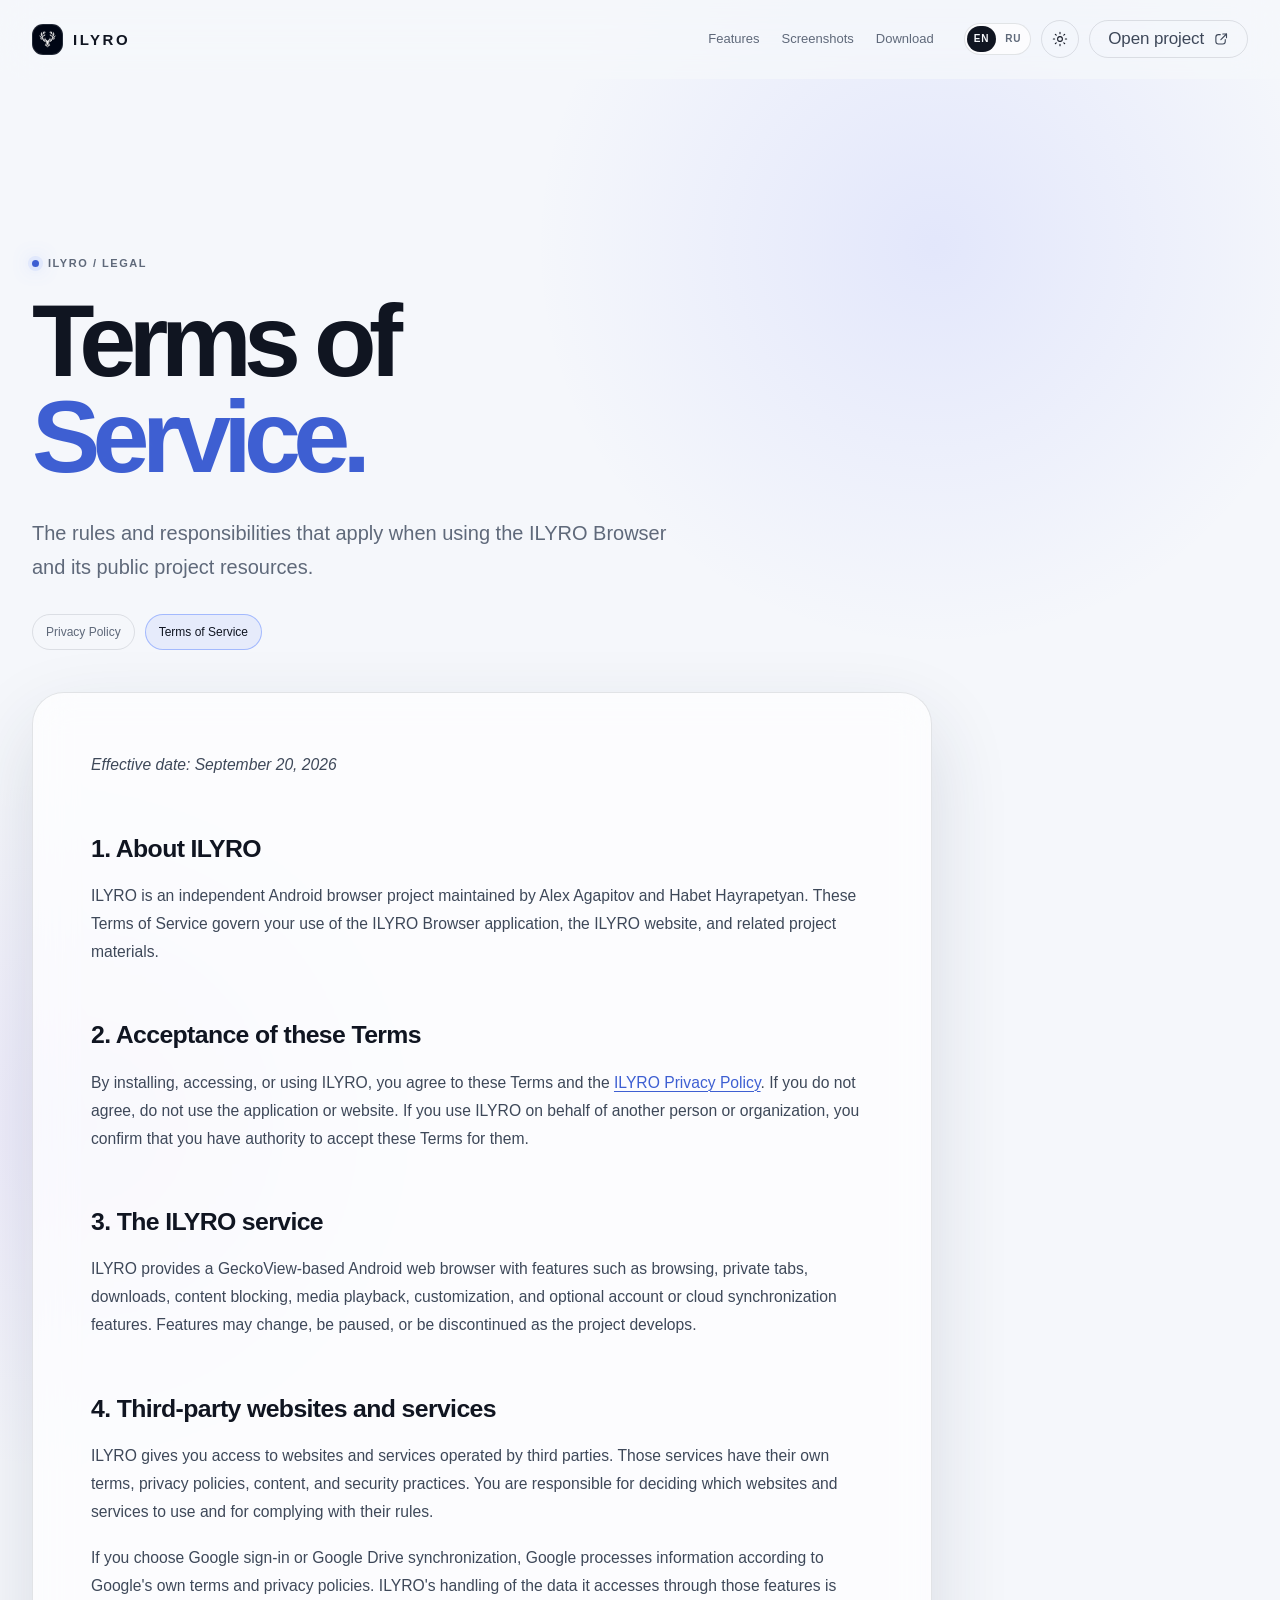
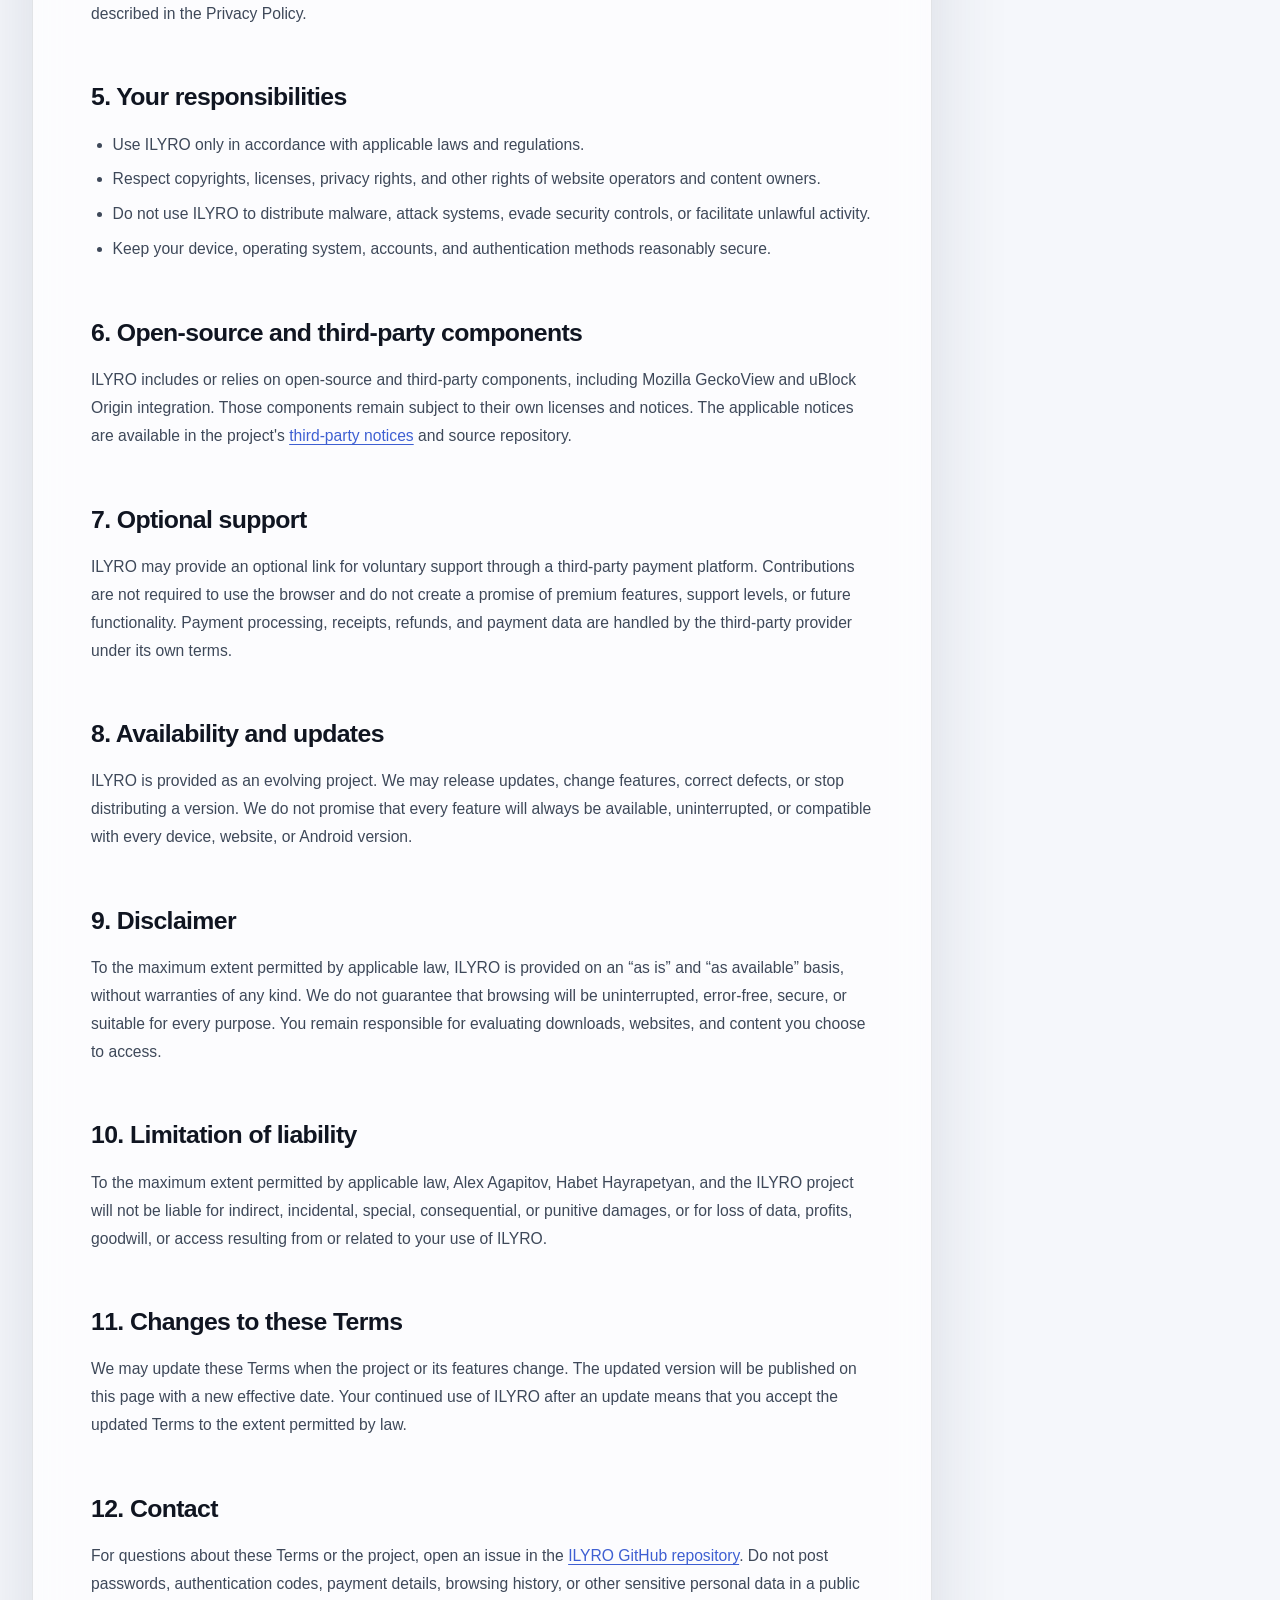
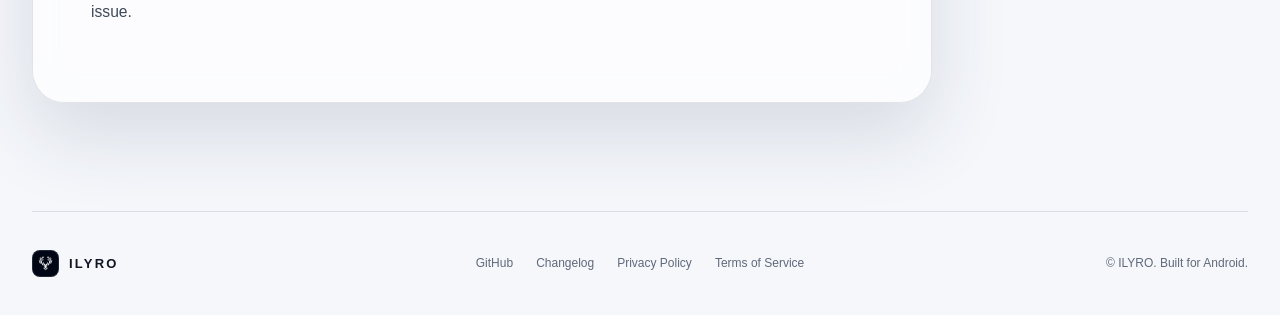
<file: docs/terms.html>
<!doctype html>
<html lang="en">
  <head>
    <meta charset="utf-8" />
    <meta name="viewport" content="width=device-width, initial-scale=1" />
    <meta name="theme-color" content="#080a0f" />
    <meta name="description" content="ILYRO Browser Terms of Service covering the Android application, website, third-party services, open-source components, and optional support." data-i18n-content="legal.termsDescription" />
    <title data-i18n="legal.termsTitle">ILYRO — Terms of Service</title>
    <link rel="icon" href="assets/ilyro-app-icon.png?v=20260923-graphite-coral" type="image/png" />
    <link rel="stylesheet" href="styles.css?v=20260923-graphite-coral" />
    <script>document.documentElement.classList.add('js');</script>
  </head>
  <body>
    <svg class="icon-sprite" aria-hidden="true" focusable="false">
      <symbol id="icon-download" viewBox="0 0 24 24">
        <path d="M12 3v11"></path><path d="m7 10 5 5 5-5"></path><path d="M5 20h14"></path>
      </symbol>
      <symbol id="icon-arrow-right" viewBox="0 0 24 24">
        <path d="M4 12h15"></path><path d="m13 6 6 6-6 6"></path>
      </symbol>
      <symbol id="icon-arrow-up-right" viewBox="0 0 24 24">
        <path d="M14 4h6v6"></path><path d="m20 4-9 9"></path><path d="M18 13v3a4 4 0 0 1-4 4H7a4 4 0 0 1-4-4v-7a4 4 0 0 1 4-4h3"></path>
      </symbol>
      <symbol id="icon-github" viewBox="0 0 24 24">
        <path fill="currentColor" d="M12 .297c-6.63 0-12 5.373-12 12 0 5.303 3.438 9.8 8.205 11.385.6.113.82-.258.82-.577 0-.285-.01-1.04-.015-2.04-3.338.724-4.042-1.61-4.042-1.61-.546-1.387-1.333-1.756-1.333-1.756-1.089-.744.084-.729.084-.729 1.205.084 1.84 1.236 1.84 1.236 1.07 1.835 2.809 1.305 3.495.998.108-.776.418-1.305.762-1.605-2.665-.3-5.466-1.332-5.466-5.93 0-1.31.465-2.38 1.235-3.22-.135-.303-.54-1.523.105-3.176 0 0 1.005-.322 3.3 1.23a11.5 11.5 0 0 1 3.003-.404c1.02.005 2.045.138 3.003.404 2.28-1.552 3.285-1.23 3.285-1.23.645 1.653.24 2.873.12 3.176.765.84 1.23 1.91 1.23 3.22 0 4.61-2.805 5.625-5.475 5.92.435.375.81 1.096.81 2.21 0 1.595-.015 2.88-.015 3.27 0 .315.21.69.825.57C20.565 22.092 24 17.592 24 12.297c0-6.627-5.373-12-12-12"></path>
      </symbol>
      <symbol id="icon-release" viewBox="0 0 24 24">
        <rect x="4" y="4" width="16" height="16" rx="5"></rect><path d="m10 8 5 4-5 4Z"></path>
      </symbol>
      <symbol id="icon-checksum" viewBox="0 0 24 24">
        <path d="M6 7h12M6 17h12M8 4 6.5 20M13 4l-1.5 16"></path>
      </symbol>
      <symbol id="icon-android" viewBox="0 0 24 24">
        <path d="M8.1 10.5h7.8a2 2 0 0 1 2 2v5.1a2 2 0 0 1-2 2H8.1a2 2 0 0 1-2-2v-5.1a2 2 0 0 1 2-2Z"></path>
        <path d="M8.7 10.2 7 7.5M15.3 10.2 17 7.5M6.1 13H4.6M19.4 13h-1.5M9.2 6.3l.9-1.8M14.8 6.3l-.9-1.8M9.4 14.4h.1M14.5 14.4h.1M9 18.5v2M15 18.5v2"></path>
      </symbol>
      <symbol id="icon-gecko" viewBox="0 0 24 24">
        <circle cx="12" cy="12" r="8.5"></circle>
        <path d="M3.8 12h16.4M12 3.5c2.2 2.3 3.4 5.1 3.4 8.5s-1.2 6.2-3.4 8.5M12 3.5c-2.2 2.3-3.4 5.1-3.4 8.5s1.2 6.2 3.4 8.5"></path>
      </symbol>
      <symbol id="icon-shield" viewBox="0 0 24 24">
        <path d="M12 3 19 6v5c0 4.4-2.7 8.2-7 10-4.3-1.8-7-5.6-7-10V6l7-3Z"></path>
        <path d="m8.5 12 2.2 2.2 4.8-5"></path>
      </symbol>
      <symbol id="icon-bolt" viewBox="0 0 24 24">
        <path d="m13 2-8 11h6l-1 9 8-11h-6l1-9Z"></path>
      </symbol>
      <symbol id="icon-palette" viewBox="0 0 24 24">
        <path d="M12 3a9 9 0 1 0 0 18h1.1a1.9 1.9 0 0 0 0-3.8h-.8a1.4 1.4 0 0 1 0-2.8H14A7 7 0 0 0 12 3Z"></path>
        <circle cx="7.5" cy="10" r=".8"></circle><circle cx="10" cy="7.2" r=".8"></circle><circle cx="14" cy="7.2" r=".8"></circle>
      </symbol>
      <symbol id="icon-sync" viewBox="0 0 24 24">
        <path d="M19 8a7.8 7.8 0 0 0-13.2-2L4 8"></path><path d="M4 4v4h4"></path>
        <path d="M5 16a7.8 7.8 0 0 0 13.2 2L20 16"></path><path d="M20 20v-4h-4"></path>
      </symbol>
    </svg>
    <div class="site-noise" aria-hidden="true"></div>
    <div class="ambient ambient-one" aria-hidden="true"></div>
    <div class="ambient ambient-two" aria-hidden="true"></div>
    
<header class="site-header" id="top">
  <div class="header-inner">
    <a class="brand" href="index.html#top" aria-label="ILYRO, home"><span class="brand-mark" aria-hidden="true"><svg viewBox="0 0 48 48"><path d="M24 38.9c-4.4-1.4-7.5-5.2-7.5-10.1 0-3.6 1.4-6.6 4-8.9-2.7-3.4-3.4-7-1.8-10.7 2.1 1.2 3.9 2.8 5.3 4.9 1.4-2.1 3.2-3.7 5.3-4.9 1.6 3.7.9 7.3-1.8 10.7 2.6 2.3 4 5.3 4 8.9 0 4.9-3.1 8.7-7.5 10.1Z" /><path class="mark-line" d="M20.7 12.7 16 8.4l-3.2-4.2M27.3 12.7 32 8.4l3.2-4.2M16 8.4l.2-4.8M32 8.4l-.2-4.8" /><path class="mark-cut" d="M20.5 25.2c1.1 1.2 2.3 1.8 3.5-1.8" /></svg></span><span class="brand-name">ILYRO</span></a>
    <nav class="main-nav" id="main-nav" aria-label="Primary navigation" data-i18n-aria="nav.label">
      <a href="index.html#features" data-i18n="nav.features">Features</a>
      <a href="index.html#screenshots" data-i18n="nav.screenshots">Screenshots</a>
      <a href="index.html#download" data-i18n="nav.download">Download</a>
    </nav>
    <div class="header-actions">
      <div class="language-switcher" role="group" aria-label="Language" data-i18n-aria="language.label">
        <button type="button" data-language="en" aria-pressed="true">EN</button>
        <button type="button" data-language="ru" aria-pressed="false">RU</button>
      </div>
      <button class="icon-button theme-toggle" id="theme-toggle" type="button" aria-label="Theme follows your device" data-i18n-aria="theme.system">
        <svg class="icon icon-sun" viewBox="0 0 24 24" aria-hidden="true"><circle cx="12" cy="12" r="3.6"></circle><path d="M12 2v2M12 20v2M4.93 4.93l1.42 1.42M17.65 17.65l1.42 1.42M2 12h2M20 12h2M4.93 19.07l1.42-1.42M17.65 6.35l1.42-1.42"></path></svg>
        <svg class="icon icon-moon" viewBox="0 0 24 24" aria-hidden="true"><path d="M20.3 15.1A8.6 8.6 0 0 1 8.9 3.7 8.6 8.6 0 1 0 20.3 15.1Z"></path></svg>
      </button>
      <a class="header-cta" href="index.html#download"><span data-i18n="legal.project">Open project</span> <svg class="ui-icon ui-icon-inline" aria-hidden="true"><use href="#icon-arrow-up-right"></use></svg></a>
      <button class="icon-button menu-toggle" id="menu-toggle" type="button" aria-label="Open menu" data-i18n-aria="menu.open" aria-expanded="false" aria-controls="main-nav"><span></span><span></span></button>
    </div>
  </div>
</header>
    <main class="legal-main">
      <section class="legal-page section-shell reveal is-visible" aria-labelledby="legal-title">
        <div class="eyebrow"><span class="eyebrow-dot"></span> ILYRO / LEGAL</div>
        <h1 id="legal-title" data-i18n="legal.termsHeading" data-i18n-mode="html">Terms of<br /><span>Service.</span></h1>
        <p class="legal-lead" data-i18n="legal.termsLead">The rules and responsibilities that apply when using the ILYRO Browser and its public project resources.</p>
        <div class="legal-switch" aria-label="Legal pages" data-i18n-aria="legal.pages">
          <a class="" href="privacy.html" data-i18n="footer.privacy">Privacy Policy</a>
          <a class="is-active" href="terms.html" data-i18n="footer.terms">Terms of Service</a>
        </div>
        <article class="legal-card" data-legal-language="en" lang="en">
<p><em>Effective date: September 20, 2026</em></p>

<h2>1. About ILYRO</h2>
<p>ILYRO is an independent Android browser project maintained by Alex Agapitov and Habet Hayrapetyan. These Terms of Service govern your use of the ILYRO Browser application, the ILYRO website, and related project materials.</p>

<h2>2. Acceptance of these Terms</h2>
<p>By installing, accessing, or using ILYRO, you agree to these Terms and the <a href="privacy.html">ILYRO Privacy Policy</a>. If you do not agree, do not use the application or website. If you use ILYRO on behalf of another person or organization, you confirm that you have authority to accept these Terms for them.</p>

<h2>3. The ILYRO service</h2>
<p>ILYRO provides a GeckoView-based Android web browser with features such as browsing, private tabs, downloads, content blocking, media playback, customization, and optional account or cloud synchronization features. Features may change, be paused, or be discontinued as the project develops.</p>

<h2>4. Third-party websites and services</h2>
<p>ILYRO gives you access to websites and services operated by third parties. Those services have their own terms, privacy policies, content, and security practices. You are responsible for deciding which websites and services to use and for complying with their rules.</p>
<p>If you choose Google sign-in or Google Drive synchronization, Google processes information according to Google's own terms and privacy policies. ILYRO's handling of the data it accesses through those features is described in the Privacy Policy.</p>

<h2>5. Your responsibilities</h2>
<ul>
  <li>Use ILYRO only in accordance with applicable laws and regulations.</li>
  <li>Respect copyrights, licenses, privacy rights, and other rights of website operators and content owners.</li>
  <li>Do not use ILYRO to distribute malware, attack systems, evade security controls, or facilitate unlawful activity.</li>
  <li>Keep your device, operating system, accounts, and authentication methods reasonably secure.</li>
</ul>

<h2>6. Open-source and third-party components</h2>
<p>ILYRO includes or relies on open-source and third-party components, including Mozilla GeckoView and uBlock Origin integration. Those components remain subject to their own licenses and notices. The applicable notices are available in the project's <a href="https://github.com/germ85402-ops/ilyro-browser/blob/main/THIRD_PARTY_NOTICES.md" target="_blank" rel="noreferrer">third-party notices</a> and source repository.</p>

<h2>7. Optional support</h2>
<p>ILYRO may provide an optional link for voluntary support through a third-party payment platform. Contributions are not required to use the browser and do not create a promise of premium features, support levels, or future functionality. Payment processing, receipts, refunds, and payment data are handled by the third-party provider under its own terms.</p>

<h2>8. Availability and updates</h2>
<p>ILYRO is provided as an evolving project. We may release updates, change features, correct defects, or stop distributing a version. We do not promise that every feature will always be available, uninterrupted, or compatible with every device, website, or Android version.</p>

<h2>9. Disclaimer</h2>
<p>To the maximum extent permitted by applicable law, ILYRO is provided on an “as is” and “as available” basis, without warranties of any kind. We do not guarantee that browsing will be uninterrupted, error-free, secure, or suitable for every purpose. You remain responsible for evaluating downloads, websites, and content you choose to access.</p>

<h2>10. Limitation of liability</h2>
<p>To the maximum extent permitted by applicable law, Alex Agapitov, Habet Hayrapetyan, and the ILYRO project will not be liable for indirect, incidental, special, consequential, or punitive damages, or for loss of data, profits, goodwill, or access resulting from or related to your use of ILYRO.</p>

<h2>11. Changes to these Terms</h2>
<p>We may update these Terms when the project or its features change. The updated version will be published on this page with a new effective date. Your continued use of ILYRO after an update means that you accept the updated Terms to the extent permitted by law.</p>

<h2>12. Contact</h2>
<p>For questions about these Terms or the project, open an issue in the <a href="https://github.com/germ85402-ops/ilyro-browser/issues" target="_blank" rel="noreferrer">ILYRO GitHub repository</a>. Do not post passwords, authentication codes, payment details, browsing history, or other sensitive personal data in a public issue.</p>
</article><article class="legal-card" data-legal-language="ru" lang="ru" hidden>
<p><em>Дата вступления в силу: 20 сентября 2026 года</em></p>
<h2>1. О проекте ILYRO</h2>
<p>ILYRO — независимый проект Android-браузера, который поддерживают Alex Agapitov и Habet Hayrapetyan. Эти Условия использования регулируют использование приложения ILYRO Browser, сайта ILYRO и связанных с проектом материалов.</p>
<h2>2. Принятие условий</h2>
<p>Устанавливая ILYRO, открывая его или пользуясь им, вы соглашаетесь с этими Условиями и <a href="privacy.html">Политикой конфиденциальности ILYRO</a>. Если вы не согласны, не используйте приложение или сайт. Если вы используете ILYRO от имени другого человека или организации, вы подтверждаете, что уполномочены принять эти Условия от их имени.</p>
<h2>3. Сервис ILYRO</h2>
<p>ILYRO — веб-браузер для Android на базе GeckoView с функциями просмотра сайтов, приватных вкладок, загрузок, блокировки контента, воспроизведения медиа, настройки внешнего вида и дополнительной синхронизации аккаунта или облака. По мере развития проекта функции могут меняться, временно приостанавливаться или прекращать работу.</p>
<h2>4. Сторонние сайты и сервисы</h2>
<p>ILYRO предоставляет доступ к сайтам и сервисам третьих сторон. У этих сервисов свои условия, политика конфиденциальности, материалы и правила безопасности. Вы сами решаете, какими сайтами и сервисами пользоваться, и отвечаете за соблюдение их правил.</p>
<p>Если вы решите войти через Google или включить синхронизацию с Google Drive, Google будет обрабатывать данные по собственным условиям и правилам конфиденциальности. Обработка данных, к которым ILYRO получает доступ через эти функции, описана в Политике конфиденциальности.</p>
<h2>5. Ваша ответственность</h2>
<ul>
<li>Используйте ILYRO только в соответствии с применимыми законами и правилами.</li>
<li>Соблюдайте авторские права, лицензии, права на конфиденциальность и другие права владельцев сайтов и материалов.</li>
<li>Не используйте ILYRO для распространения вредоносных программ, атак на системы, обхода средств безопасности или содействия незаконной деятельности.</li>
<li>Поддерживайте разумный уровень защиты устройства, операционной системы, аккаунтов и способов аутентификации.</li>
</ul>
<h2>6. Открытый исходный код и сторонние компоненты</h2>
<p>ILYRO включает компоненты с открытым исходным кодом и сторонние компоненты или использует их, в том числе Mozilla GeckoView и интеграцию uBlock Origin. На эти компоненты распространяются их собственные лицензии и уведомления. Применимые уведомления доступны в разделе <a href="https://github.com/germ85402-ops/ilyro-browser/blob/main/THIRD_PARTY_NOTICES.md" target="_blank" rel="noreferrer">уведомлений о сторонних компонентах</a> и в исходном репозитории проекта.</p>
<h2>7. Добровольная поддержка</h2>
<p>В ILYRO может быть ссылка для добровольной поддержки через стороннюю платёжную платформу. Пожертвование не обязательно для использования браузера и не гарантирует премиум-функции, определённый уровень поддержки или будущую функциональность. Платёжные операции, квитанции, возвраты и платёжные данные обрабатывает сторонний поставщик по собственным условиям.</p>
<h2>8. Доступность и обновления</h2>
<p>ILYRO развивается как проект. Мы можем выпускать обновления, менять функции, исправлять ошибки или прекращать распространение версии. Мы не обещаем, что каждая функция всегда будет доступна, будет работать без перебоев или окажется совместимой с любым устройством, сайтом или версией Android.</p>
<h2>9. Отказ от гарантий</h2>
<p>В максимально допустимой применимым законом степени ILYRO предоставляется «как есть» и «по мере доступности», без каких-либо гарантий. Мы не гарантируем, что просмотр сайтов будет непрерывным, безошибочным, безопасным или подходящим для любой цели. Вы сами оцениваете загружаемые файлы, сайты и материалы, к которым решаете получить доступ.</p>
<h2>10. Ограничение ответственности</h2>
<p>В максимально допустимой применимым законом степени Alex Agapitov, Habet Hayrapetyan и проект ILYRO не несут ответственности за косвенный, случайный, специальный, последующий или штрафной ущерб, а также за потерю данных, прибыли, деловой репутации или доступа, возникшую в результате использования ILYRO или связанную с ним.</p>
<h2>11. Изменения условий</h2>
<p>Мы можем обновлять эти Условия по мере изменения проекта или его функций. Обновлённая версия будет опубликована на этой странице с новой датой вступления в силу. Если после обновления вы продолжаете пользоваться ILYRO, это означает ваше согласие с обновлёнными Условиями в пределах, допустимых законом.</p>
<h2>12. Контакты</h2>
<p>По вопросам об этих Условиях или проекте создайте обращение в <a href="https://github.com/germ85402-ops/ilyro-browser/issues" target="_blank" rel="noreferrer">репозитории ILYRO на GitHub</a>. Не публикуйте в открытом обращении пароли, коды аутентификации, платёжные данные, историю просмотров и другие чувствительные персональные данные.</p>
</article>
      </section>
    </main>
    
<footer class="site-footer section-shell">
  <a class="brand footer-brand" href="index.html#top" aria-label="ILYRO, back to top" data-i18n-aria="brand.top"><span class="brand-mark" aria-hidden="true"><svg viewBox="0 0 48 48"><path d="M24 38.9c-4.4-1.4-7.5-5.2-7.5-10.1 0-3.6 1.4-6.6 4-8.9-2.7-3.4-3.4-7-1.8-10.7 2.1 1.2 3.9 2.8 5.3 4.9 1.4-2.1 3.2-3.7 5.3-4.9 1.6 3.7.9 7.3-1.8 10.7 2.6 2.3 4 5.3 4 8.9 0 4.9-3.1 8.7-7.5 10.1Z" /><path class="mark-line" d="M20.7 12.7 16 8.4l-3.2-4.2M27.3 12.7 32 8.4l3.2-4.2M16 8.4l.2-4.8M32 8.4l-.2-4.8" /><path class="mark-cut" d="M20.5 25.2c1.1 1.2 2.3 1.8 3.5-1.8" /></svg></span><span class="brand-name">ILYRO</span></a>
  <div class="footer-links"><a href="https://github.com/germ85402-ops/ilyro-browser" target="_blank" rel="noreferrer">GitHub</a><a href="https://github.com/germ85402-ops/ilyro-browser/blob/main/CHANGELOG.md" target="_blank" rel="noreferrer" data-i18n="legal.changelog">Changelog</a><a href="privacy.html" data-i18n="footer.privacy">Privacy Policy</a><a href="terms.html" data-i18n="footer.terms">Terms of Service</a></div>
  <div class="footer-copy">© <span id="year"></span> ILYRO. <span data-i18n="legal.builtFor">Built for Android.</span></div>
</footer>
    <script src="script.js?v=20260923-graphite-coral"></script>
  </body>
</html>
</file>
<file: docs/styles.css>
:root {
  color-scheme: dark;
  --bg: #080a0f;
  --bg-soft: #0d1118;
  --surface: rgba(17, 22, 32, 0.78);
  --surface-strong: #121824;
  --surface-light: #f4f6fa;
  --line: rgba(255, 255, 255, 0.1);
  --line-strong: rgba(255, 255, 255, 0.17);
  --text: #f5f7fb;
  --muted: #9da6b7;
  --muted-strong: #c2c9d5;
  --blue: #6e91ff;
  --blue-bright: #87a5ff;
  --purple: #a78bfa;
  --pink: #ef8db6;
  --cyan: #66d8e7;
  --yellow: #e7c87b;
  --radius-xl: 32px;
  --radius-lg: 24px;
  --radius-md: 16px;
  --shadow: 0 32px 90px rgba(0, 0, 0, 0.34);
  --max-width: 1216px;
}

:root[data-theme='light'] {
  color-scheme: light;
  --bg: #f5f7fb;
  --bg-soft: #edf1f7;
  --surface: rgba(255, 255, 255, 0.72);
  --surface-strong: #ffffff;
  --surface-light: #0e1420;
  --line: rgba(13, 21, 36, 0.11);
  --line-strong: rgba(13, 21, 36, 0.18);
  --text: #101521;
  --muted: #5f697a;
  --muted-strong: #3e4859;
  --blue: #4d6fe5;
  --blue-bright: #3e5fd2;
  --purple: #8059df;
  --pink: #ce568c;
  --cyan: #2a9eae;
  --yellow: #ad7b1b;
  --shadow: 0 32px 80px rgba(38, 51, 77, 0.14);
}

* {
  box-sizing: border-box;
}

html {
  scroll-behavior: smooth;
  background: var(--bg);
}

body {
  min-width: 320px;
  margin: 0;
  overflow-x: hidden;
  background:
    radial-gradient(circle at 73% 7%, rgba(94, 113, 255, 0.12), transparent 25rem),
    radial-gradient(circle at 6% 32%, rgba(136, 88, 243, 0.08), transparent 22rem),
    var(--bg);
  color: var(--text);
  font-family: Inter, ui-sans-serif, -apple-system, BlinkMacSystemFont, "Segoe UI", sans-serif;
  font-size: 16px;
  line-height: 1.55;
  transition: background 260ms ease, color 260ms ease;
}

body::selection {
  background: rgba(110, 145, 255, 0.35);
}

a {
  color: inherit;
  text-decoration: none;
}

button,
a {
  -webkit-tap-highlight-color: transparent;
}

button {
  color: inherit;
  font: inherit;
}

.site-noise {
  position: fixed;
  z-index: 10;
  inset: 0;
  pointer-events: none;
  opacity: 0.035;
  background-image: url("data:image/svg+xml,%3Csvg viewBox='0 0 180 180' xmlns='http://www.w3.org/2000/svg'%3E%3Cfilter id='n'%3E%3CfeTurbulence type='fractalNoise' baseFrequency='.9' numOctaves='3' stitchTiles='stitch'/%3E%3C/filter%3E%3Crect width='100%25' height='100%25' filter='url(%23n)' opacity='.5'/%3E%3C/svg%3E");
  mix-blend-mode: soft-light;
}

.ambient {
  position: absolute;
  z-index: -1;
  width: 30rem;
  height: 30rem;
  pointer-events: none;
  border-radius: 50%;
  filter: blur(70px);
  opacity: 0.16;
}

.ambient-one {
  top: 21rem;
  left: 0;
  background: #536dff;
}

.ambient-two {
  top: 112rem;
  right: 0;
  background: #b15fff;
}

@media (max-width: 620px) {
  .ambient {
    width: min(30rem, 100vw);
    height: min(30rem, 100vw);
  }
}

.section-shell {
  width: min(calc(100% - 48px), var(--max-width));
  margin-right: auto;
  margin-left: auto;
}

.site-header {
  position: sticky;
  z-index: 20;
  top: 0;
  border-bottom: 1px solid transparent;
  background: color-mix(in srgb, var(--bg) 76%, transparent);
  backdrop-filter: blur(20px);
  transition: border-color 200ms ease, background 200ms ease;
}

.site-header.is-scrolled {
  border-color: var(--line);
}

.header-inner {
  display: flex;
  min-height: 78px;
  align-items: center;
  justify-content: space-between;
  gap: 22px;
  width: min(calc(100% - 48px), var(--max-width));
  margin: 0 auto;
}

.brand {
  display: inline-flex;
  align-items: center;
  gap: 10px;
  flex-shrink: 0;
  font-size: 15px;
  font-weight: 800;
  letter-spacing: 0.17em;
}

.brand-mark {
  display: grid;
  width: 31px;
  height: 31px;
  place-items: center;
  border: 1px solid var(--line-strong);
  border-radius: 10px;
  background: linear-gradient(145deg, rgba(255,255,255,0.15), rgba(255,255,255,0.03));
  color: var(--text);
  box-shadow: inset 0 1px 0 rgba(255,255,255,0.12);
}

.brand-mark svg {
  width: 23px;
  height: 23px;
  overflow: visible;
  fill: currentColor;
}

.brand-mark .mark-line,
.brand-mark .mark-cut {
  fill: none;
  stroke: currentColor;
  stroke-linecap: round;
  stroke-linejoin: round;
  stroke-width: 1.9;
}

.brand-mark .mark-cut {
  stroke-width: 1.25;
}

.brand-name {
  line-height: 1;
}

.main-nav {
  display: flex;
  align-items: center;
  gap: 30px;
  margin-left: auto;
  margin-right: 20px;
  color: var(--muted);
  font-size: 14px;
}

.main-nav a {
  position: relative;
  padding: 8px 0;
  transition: color 180ms ease;
}

.main-nav a::after {
  position: absolute;
  right: 0;
  bottom: 1px;
  left: 0;
  height: 1px;
  background: var(--text);
  content: "";
  transform: scaleX(0);
  transform-origin: right;
  transition: transform 180ms ease;
}

.main-nav a:hover,
.main-nav a:focus-visible {
  color: var(--text);
}

.main-nav a:hover::after,
.main-nav a:focus-visible::after {
  transform: scaleX(1);
  transform-origin: left;
}

.header-actions {
  display: flex;
  align-items: center;
  gap: 10px;
}

.icon-button {
  display: grid;
  width: 38px;
  height: 38px;
  padding: 0;
  place-items: center;
  border: 1px solid var(--line);
  border-radius: 50%;
  background: transparent;
  cursor: pointer;
  transition: border-color 180ms ease, background 180ms ease, transform 180ms ease;
}

.icon-button:hover,
.icon-button:focus-visible {
  border-color: var(--line-strong);
  background: var(--surface);
  transform: translateY(-1px);
}

.icon {
  width: 16px;
  height: 16px;
  fill: none;
  stroke: currentColor;
  stroke-linecap: round;
  stroke-linejoin: round;
  stroke-width: 1.6;
}

.icon-moon {
  display: none;
  fill: currentColor;
  stroke: none;
}

:root[data-theme='light'] .icon-sun {
  display: none;
}

:root[data-theme='light'] .icon-moon {
  display: block;
}

.header-cta,
.button {
  display: inline-flex;
  min-height: 43px;
  align-items: center;
  justify-content: center;
  gap: 10px;
  border: 1px solid transparent;
  border-radius: 999px;
  padding: 0 18px;
  font-size: 14px;
  font-weight: 650;
  letter-spacing: -0.01em;
  transition: transform 180ms ease, border-color 180ms ease, background 180ms ease, box-shadow 180ms ease;
}

.header-cta {
  min-height: 38px;
  border-color: var(--line);
  color: var(--muted-strong);
  font-size: 13px;
}

.header-cta span,
.button span {
  font-size: 17px;
  font-weight: 400;
  line-height: 0;
}

.header-cta:hover,
.header-cta:focus-visible {
  border-color: var(--line-strong);
  color: var(--text);
  transform: translateY(-1px);
}

.menu-toggle {
  display: none;
  position: relative;
  border-radius: 11px;
}

.menu-toggle span {
  position: absolute;
  width: 15px;
  height: 1px;
  background: currentColor;
  transition: transform 180ms ease;
}

.menu-toggle span:first-child {
  transform: translateY(-3px);
}

.menu-toggle span:last-child {
  transform: translateY(3px);
}

.menu-toggle[aria-expanded='true'] span:first-child {
  transform: rotate(45deg);
}

.menu-toggle[aria-expanded='true'] span:last-child {
  transform: rotate(-45deg);
}

.hero {
  display: grid;
  min-height: 705px;
  grid-template-columns: minmax(0, 0.85fr) minmax(560px, 1.15fr);
  align-items: center;
  gap: 28px;
  padding-top: 76px;
  padding-bottom: 76px;
}

.hero-copy {
  position: relative;
  z-index: 2;
  padding-bottom: 12px;
}

.eyebrow {
  display: flex;
  align-items: center;
  gap: 9px;
  margin-bottom: 23px;
  color: var(--muted);
  font-size: 11px;
  font-weight: 700;
  letter-spacing: 0.14em;
  line-height: 1.2;
  text-transform: uppercase;
}

.eyebrow-dot {
  display: inline-block;
  width: 7px;
  height: 7px;
  border-radius: 50%;
  background: var(--blue-bright);
  box-shadow: 0 0 0 4px rgba(110, 145, 255, 0.11), 0 0 18px rgba(110, 145, 255, 0.7);
}

.hero h1,
.section-heading h2,
.experience-copy h2,
.privacy-copy h2,
.project-section h2 {
  margin: 0;
  letter-spacing: -0.065em;
  font-weight: 650;
}

.hero h1 {
  max-width: 600px;
  font-size: clamp(4rem, 7vw, 6.55rem);
  line-height: 0.95;
}

.hero h1 span,
.section-heading h2 span,
.experience-copy h2 span,
.privacy-copy h2 span,
.project-section h2 span {
  background: linear-gradient(100deg, var(--blue-bright), var(--purple) 52%, var(--pink));
  -webkit-background-clip: text;
  background-clip: text;
  color: transparent;
}

.hero-lead {
  max-width: 510px;
  margin: 28px 0 0;
  color: var(--muted);
  font-size: 18px;
  line-height: 1.65;
}

.hero-actions,
.project-actions {
  display: flex;
  flex-wrap: wrap;
  align-items: center;
  gap: 11px;
  margin-top: 32px;
}

.button-primary {
  background: var(--text);
  color: var(--bg);
  box-shadow: 0 10px 28px rgba(0, 0, 0, 0.22);
}

.button-primary:hover,
.button-primary:focus-visible {
  box-shadow: 0 14px 36px rgba(110, 145, 255, 0.24);
  transform: translateY(-2px);
}

.button-quiet,
.button-outline {
  border-color: var(--line);
  color: var(--muted-strong);
}

.button-quiet:hover,
.button-quiet:focus-visible,
.button-outline:hover,
.button-outline:focus-visible {
  border-color: var(--line-strong);
  background: var(--surface);
  color: var(--text);
  transform: translateY(-2px);
}

.hero-meta {
  display: flex;
  flex-wrap: wrap;
  gap: 13px 18px;
  margin-top: 42px;
  color: var(--muted);
  font-size: 12px;
}

.hero-meta span {
  display: inline-flex;
  align-items: center;
  gap: 7px;
}

.hero-meta i {
  display: inline-block;
  width: 5px;
  height: 5px;
  border-radius: 50%;
  background: #6ed6ac;
  box-shadow: 0 0 10px rgba(110, 214, 172, 0.8);
}

.hero-visual {
  position: relative;
  min-height: 565px;
  align-self: stretch;
  display: grid;
  place-items: center;
}

.hero-glow {
  position: absolute;
  width: 20rem;
  height: 20rem;
  border-radius: 50%;
  filter: blur(46px);
  opacity: 0.22;
}

.hero-glow-left {
  top: 26%;
  left: 4%;
  background: #5d6bff;
}

.hero-glow-right {
  right: 2%;
  bottom: 12%;
  background: #bd67dc;
}

.browser-device {
  position: relative;
  z-index: 2;
  width: min(100%, 635px);
  overflow: hidden;
  border: 1px solid rgba(255,255,255,0.19);
  border-radius: 29px;
  background: #101620;
  box-shadow: 0 45px 90px rgba(0, 0, 0, 0.39), 0 0 0 8px rgba(255, 255, 255, 0.025);
  transform: perspective(1400px) rotateY(-7deg) rotateX(3deg) rotateZ(1deg);
  transition: transform 500ms cubic-bezier(.2,.8,.2,1), box-shadow 500ms ease;
}

.browser-device:hover {
  box-shadow: 0 55px 110px rgba(0, 0, 0, 0.48), 0 0 0 8px rgba(255, 255, 255, 0.035);
  transform: perspective(1400px) rotateY(-2deg) rotateX(1deg) rotateZ(0deg) translateY(-5px);
}

.device-topline {
  display: flex;
  height: 34px;
  align-items: center;
  justify-content: space-between;
  padding: 0 16px;
  border-bottom: 1px solid rgba(255,255,255,0.06);
  color: #667386;
  font-size: 8px;
  letter-spacing: 0.13em;
}

.window-dots {
  display: flex;
  gap: 5px;
}

.window-dots span {
  width: 5px;
  height: 5px;
  border-radius: 50%;
  background: #3e4858;
}

.device-label {
  margin-left: 20px;
}

.device-signal {
  color: #6ed6ac;
  letter-spacing: 0.04em;
}

.browser-tabs {
  display: flex;
  height: 42px;
  align-items: end;
  gap: 5px;
  padding: 0 12px;
  background: #0c1118;
}

.browser-tab,
.browser-tab-add {
  border: 0;
  cursor: pointer;
}

.browser-tab {
  display: inline-flex;
  min-width: 135px;
  height: 31px;
  align-items: center;
  gap: 8px;
  border-radius: 8px 8px 0 0;
  padding: 0 10px;
  background: transparent;
  color: #657084;
  font-size: 10px;
  text-align: left;
  transition: color 180ms ease, background 180ms ease;
}

.browser-tab.is-active {
  background: #17202e;
  color: #dce3ee;
}

.browser-tab:hover {
  color: #f3f5f8;
}

.browser-tab b {
  margin-left: auto;
  color: #697486;
  font-weight: 400;
  font-size: 14px;
}

.tab-favicon {
  display: grid;
  width: 16px;
  height: 16px;
  place-items: center;
  border-radius: 5px;
  background: #eef1f6;
  color: #182233;
  font-size: 8px;
  font-weight: 800;
}

.tab-favicon-blue {
  background: #6e91ff;
  color: #101620;
}

.browser-tab-add {
  width: 28px;
  height: 31px;
  background: transparent;
  color: #7c8797;
  font-size: 18px;
}

.browser-toolbar {
  display: flex;
  height: 51px;
  align-items: center;
  gap: 7px;
  padding: 0 13px;
  border-top: 1px solid rgba(255,255,255,0.05);
  background: #141c28;
}

.toolbar-icon {
  min-width: 23px;
  border: 0;
  background: transparent;
  color: #b8c2d0;
  cursor: pointer;
  font-size: 21px;
  line-height: 1;
}

.toolbar-icon-muted {
  color: #536072;
}

.omnibox {
  display: flex;
  height: 30px;
  flex: 1;
  align-items: center;
  gap: 7px;
  border: 1px solid rgba(255,255,255,0.08);
  border-radius: 8px;
  padding: 0 9px;
  background: #0c121b;
  color: #b5bfcc;
  font-size: 10px;
}

.lock-icon {
  color: #6ed6ac;
  font-size: 15px;
  transform: rotate(-30deg);
}

.omnibox-star {
  margin-left: auto;
  color: #607086;
  font-size: 15px;
}

.browser-page {
  position: relative;
  min-height: 404px;
  overflow: hidden;
  background:
    radial-gradient(circle at 78% 30%, rgba(108, 136, 255, 0.21), transparent 12rem),
    radial-gradient(circle at 20% 95%, rgba(173, 93, 237, 0.14), transparent 14rem),
    linear-gradient(145deg, #161f2d, #0e151f 62%, #131828);
}

.page-orbit {
  position: absolute;
  border: 1px solid rgba(153, 170, 255, 0.12);
  border-radius: 50%;
  transform: rotate(-20deg);
}

.page-orbit-one {
  top: -12rem;
  right: -4rem;
  width: 32rem;
  height: 32rem;
}

.page-orbit-two {
  top: -8rem;
  right: -2rem;
  width: 24rem;
  height: 24rem;
  border-color: rgba(239, 141, 182, 0.13);
}

.page-topline,
.browser-bottomline {
  position: relative;
  z-index: 1;
  display: flex;
  align-items: center;
  justify-content: space-between;
  padding: 22px 28px;
  color: #738095;
  font-size: 8px;
  letter-spacing: 0.14em;
}

.private-label {
  display: inline-flex;
  align-items: center;
  gap: 6px;
  color: #9aa8ff;
}

.private-label i {
  width: 5px;
  height: 5px;
  border-radius: 50%;
  background: #8ba3ff;
  box-shadow: 0 0 10px #8ba3ff;
}

.page-content {
  position: relative;
  z-index: 1;
  max-width: 470px;
  padding: 64px 30px 44px;
}

.page-kicker {
  color: #8ca3ff;
  font-size: 8px;
  font-weight: 700;
  letter-spacing: 0.18em;
}

.page-content h2 {
  margin: 17px 0 14px;
  color: #f3f6fa;
  font-size: clamp(32px, 4.5vw, 51px);
  font-weight: 580;
  letter-spacing: -0.07em;
  line-height: 0.99;
}

.page-content h2 em {
  background: linear-gradient(105deg, #a7baff, #cd8eff 65%, #ed9fc6);
  -webkit-background-clip: text;
  background-clip: text;
  color: transparent;
  font-style: normal;
}

.page-content p {
  max-width: 280px;
  margin: 0;
  color: #8894a7;
  font-size: 12px;
  line-height: 1.65;
}

.mockup-cards {
  display: flex;
  gap: 8px;
  margin-top: 32px;
}

.mockup-card {
  display: grid;
  min-width: 126px;
  grid-template-columns: auto 1fr;
  gap: 2px 7px;
  border: 1px solid rgba(255,255,255,0.08);
  border-radius: 9px;
  padding: 9px;
  background: rgba(255,255,255,0.045);
  color: #8390a4;
  font-size: 9px;
}

.mockup-card strong {
  grid-column: 2;
  color: #e0e6f0;
  font-size: 11px;
  font-weight: 650;
}

.mockup-card-icon {
  grid-row: span 2;
  color: #82a0ff;
  font-size: 16px;
}

.icon-purple {
  color: #d18dff;
}

.mockup-card-main {
  border-color: rgba(119, 151, 255, 0.23);
  background: rgba(109, 142, 255, 0.1);
}

.browser-bottomline {
  padding-top: 15px;
  padding-bottom: 17px;
  border-top: 1px solid rgba(255,255,255,0.06);
  color: #647186;
  letter-spacing: 0.05em;
}

.floating-card {
  position: absolute;
  z-index: 3;
  display: flex;
  align-items: center;
  gap: 9px;
  border: 1px solid var(--line-strong);
  border-radius: 14px;
  padding: 10px 12px;
  background: color-mix(in srgb, var(--surface-strong) 82%, transparent);
  box-shadow: 0 18px 40px rgba(0,0,0,0.25);
  backdrop-filter: blur(16px);
}

.floating-shield {
  right: -4px;
  bottom: 92px;
  animation: float-card 5s ease-in-out infinite;
}

.floating-tabs {
  top: 76px;
  left: -21px;
  animation: float-card 5.5s ease-in-out -1.2s infinite;
}

.floating-icon,
.floating-number {
  display: grid;
  width: 27px;
  height: 27px;
  place-items: center;
  border-radius: 9px;
  background: rgba(110,145,255,0.15);
  color: #9eafff;
  font-size: 14px;
}

.floating-number {
  background: rgba(239,141,182,0.14);
  color: #efa9c7;
  font-size: 10px;
  font-weight: 700;
}

.floating-card div {
  display: grid;
  gap: 1px;
}

.floating-card strong {
  color: var(--text);
  font-size: 11px;
  font-weight: 650;
  white-space: nowrap;
}

.floating-card small {
  color: var(--muted);
  font-size: 9px;
  white-space: nowrap;
}

.status-pill {
  margin-left: 6px;
  color: #6ed6ac;
  font-size: 8px;
  font-weight: 800;
  letter-spacing: 0.12em;
}

@keyframes float-card {
  0%, 100% { transform: translateY(0); }
  50% { transform: translateY(-8px); }
}

.signal-band {
  display: flex;
  min-height: 93px;
  align-items: center;
  justify-content: space-between;
  gap: 25px;
  border-top: 1px solid var(--line);
  border-bottom: 1px solid var(--line);
}

.signal-title {
  color: var(--muted);
  font-size: 12px;
  letter-spacing: 0.08em;
  text-transform: uppercase;
}

.signal-items {
  display: flex;
  flex: 1;
  justify-content: flex-end;
  gap: clamp(22px, 4vw, 68px);
}

.signal-items span {
  display: grid;
  gap: 3px;
}

.signal-items b {
  color: var(--muted-strong);
  font-size: 10px;
  font-weight: 750;
  letter-spacing: 0.12em;
}

.signal-items small {
  color: var(--muted);
  font-size: 11px;
}

.content-section {
  padding-top: 152px;
  padding-bottom: 152px;
}

.section-heading {
  display: flex;
  align-items: end;
  justify-content: space-between;
  gap: 50px;
  margin-bottom: 57px;
}

.section-heading .eyebrow {
  margin-bottom: 18px;
}

.section-heading h2,
.experience-copy h2,
.privacy-copy h2 {
  font-size: clamp(2.8rem, 5vw, 4.7rem);
  line-height: 0.98;
}

.section-heading > p {
  max-width: 370px;
  margin: 0 0 3px;
  color: var(--muted);
  font-size: 16px;
  line-height: 1.65;
}

.feature-grid {
  display: grid;
  grid-template-columns: repeat(3, minmax(0, 1fr));
  gap: 12px;
}

.feature-card {
  position: relative;
  min-height: 324px;
  overflow: hidden;
  border: 1px solid var(--line);
  border-radius: var(--radius-lg);
  padding: 28px;
  background: linear-gradient(145deg, color-mix(in srgb, var(--surface) 82%, transparent), color-mix(in srgb, var(--surface) 42%, transparent));
  transition: transform 260ms ease, border-color 260ms ease, background 260ms ease;
}

.feature-card:hover {
  border-color: var(--line-strong);
  background: linear-gradient(145deg, color-mix(in srgb, var(--surface) 96%, transparent), color-mix(in srgb, var(--surface) 55%, transparent));
  transform: translateY(-5px);
}

.feature-card-wide {
  grid-column: span 2;
}

.feature-card-dark {
  border-color: rgba(126, 150, 255, 0.18);
  background: linear-gradient(145deg, #151c31, #101522);
}

.feature-number {
  position: absolute;
  top: 29px;
  right: 28px;
  color: var(--muted);
  font-size: 10px;
  font-weight: 700;
  letter-spacing: 0.13em;
}

.feature-icon {
  display: grid;
  width: 41px;
  height: 41px;
  place-items: center;
  margin-bottom: 38px;
  border-radius: 13px;
  font-size: 20px;
}

.feature-icon-blue { background: rgba(110, 145, 255, 0.14); color: #8da7ff; }
.feature-icon-purple { background: rgba(167, 139, 250, 0.14); color: #c2aaff; }
.feature-icon-pink { background: rgba(239, 141, 182, 0.13); color: #f0a6c5; }
.feature-icon-white { background: rgba(255,255,255,0.12); color: #f4f7ff; }
.feature-icon-cyan { background: rgba(102,216,231,0.13); color: #78deea; }
.feature-icon-yellow { background: rgba(231,200,123,0.13); color: #e7c87b; }

.feature-card h3 {
  margin: 0 0 9px;
  color: var(--text);
  font-size: 20px;
  font-weight: 620;
  letter-spacing: -0.04em;
}

.feature-card p {
  max-width: 420px;
  margin: 0;
  color: var(--muted);
  font-size: 14px;
  line-height: 1.62;
}

.feature-visual {
  position: absolute;
  right: 34px;
  bottom: 31px;
}

.engine-visual {
  width: 235px;
  height: 80px;
  opacity: 0.86;
}

.engine-line {
  position: absolute;
  right: 0;
  height: 1px;
  background: linear-gradient(90deg, transparent, rgba(135,165,255,0.6));
  transform-origin: right;
}

.line-one { top: 13px; width: 205px; transform: rotate(13deg); }
.line-two { top: 41px; width: 235px; transform: rotate(-4deg); }
.line-three { top: 66px; width: 180px; transform: rotate(-18deg); }

.engine-core {
  position: absolute;
  right: 77px;
  bottom: 22px;
  color: #8da7ff;
  font-size: 10px;
  font-weight: 750;
  letter-spacing: 0.18em;
}

.mini-stat {
  position: absolute;
  right: 28px;
  bottom: 28px;
  display: grid;
  gap: 2px;
  text-align: right;
}

.mini-stat strong {
  color: #c9bcff;
  font-size: 24px;
  font-weight: 620;
  letter-spacing: -0.05em;
}

.mini-stat span {
  color: var(--muted);
  font-size: 10px;
}

.tab-stack {
  position: absolute;
  right: 28px;
  bottom: 30px;
  display: grid;
  width: 138px;
  gap: 4px;
}

.tab-stack span {
  display: block;
  border: 1px solid var(--line);
  border-radius: 7px;
  padding: 6px 8px;
  background: var(--surface);
  color: var(--muted);
  font-size: 10px;
}

.tab-stack span:first-child {
  border-color: rgba(239,141,182,0.28);
  color: #f1afc9;
  transform: translateX(-14px);
}

.tab-stack span:last-child {
  transform: translateX(14px);
}

.play-orbit {
  position: absolute;
  right: 31px;
  bottom: 27px;
  display: grid;
  width: 83px;
  height: 83px;
  place-items: center;
  border: 1px solid rgba(139, 163, 255, 0.45);
  border-radius: 50%;
  color: #a6b8ff;
  font-size: 18px;
  box-shadow: 0 0 0 11px rgba(139, 163, 255, 0.06), 0 0 0 22px rgba(139, 163, 255, 0.035);
}

.download-progress {
  position: absolute;
  right: 31px;
  bottom: 44px;
  width: 220px;
  height: 5px;
  border-radius: 99px;
  background: rgba(102,216,231,0.12);
}

.download-progress span {
  display: block;
  width: 78%;
  height: 100%;
  border-radius: inherit;
  background: linear-gradient(90deg, #5eb9d6, #86e0e5);
  box-shadow: 0 0 15px rgba(102,216,231,0.4);
}

.download-progress em {
  position: absolute;
  right: 0;
  bottom: 14px;
  color: #8be2e6;
  font-size: 10px;
  font-style: normal;
}

.theme-dots {
  position: absolute;
  right: 28px;
  bottom: 37px;
  display: flex;
  gap: 8px;
}

.theme-dots span {
  display: block;
  width: 20px;
  height: 20px;
  border: 2px solid rgba(255,255,255,0.12);
  border-radius: 50%;
}

.theme-dots span:nth-child(1) { background: #101722; }
.theme-dots span:nth-child(2) { background: #7e9dff; }
.theme-dots span:nth-child(3) { background: #c793f4; }
.theme-dots span:nth-child(4) { background: #ef9ebd; }

.experience-section {
  display: grid;
  grid-template-columns: minmax(0, 1.12fr) minmax(350px, 0.88fr);
  align-items: center;
  gap: clamp(54px, 8vw, 120px);
  padding-top: 30px;
  padding-bottom: 150px;
}

.experience-visual {
  position: relative;
  min-height: 575px;
  display: grid;
  place-items: center;
}

.experience-backdrop {
  position: absolute;
  width: 80%;
  height: 78%;
  border: 1px solid rgba(122, 145, 255, 0.12);
  border-radius: 50%;
  background: radial-gradient(circle, rgba(104, 127, 255, 0.14), transparent 67%);
  filter: blur(0.2px);
  transform: rotate(-15deg);
}

.experience-backdrop::before,
.experience-backdrop::after {
  position: absolute;
  inset: 10%;
  border: 1px solid rgba(202, 137, 241, 0.13);
  border-radius: 50%;
  content: "";
}

.experience-backdrop::after {
  inset: 23%;
  border-color: rgba(121, 180, 233, 0.17);
}

.tablet-frame {
  position: relative;
  z-index: 1;
  width: min(100%, 565px);
  min-height: 350px;
  overflow: hidden;
  border: 1px solid rgba(255,255,255,0.16);
  border-radius: 23px;
  background: #111827;
  box-shadow: var(--shadow), 0 0 0 7px rgba(255,255,255,0.025);
  transform: perspective(1200px) rotateY(8deg) rotateX(2deg) rotateZ(-2deg);
  transition: transform 450ms ease;
}

.tablet-frame:hover {
  transform: perspective(1200px) rotateY(2deg) rotateX(0deg) rotateZ(0deg) translateY(-4px);
}

.tablet-toolbar {
  display: grid;
  height: 46px;
  grid-template-columns: auto 1fr auto;
  align-items: center;
  gap: 14px;
  border-bottom: 1px solid rgba(255,255,255,0.07);
  padding: 0 19px;
  color: #7d8b9f;
  font-size: 9px;
}

.tablet-brand {
  color: #edf1fa;
  font-size: 9px;
  font-weight: 800;
  letter-spacing: 0.15em;
}

.tablet-address {
  border: 1px solid rgba(255,255,255,0.07);
  border-radius: 6px;
  padding: 7px 11px;
  color: #667488;
}

.tablet-tabs {
  display: flex;
  align-items: center;
  gap: 7px;
  height: 38px;
  padding: 0 16px;
  background: #0c121c;
  color: #69778b;
  font-size: 9px;
}

.tablet-tabs span {
  border-radius: 6px;
  padding: 7px 10px;
}

.tablet-tabs .tablet-tab-active {
  background: #192439;
  color: #d7def0;
}

.tablet-body {
  position: relative;
  min-height: 223px;
  overflow: hidden;
  background: radial-gradient(circle at 72% 28%, rgba(106,136,255,0.22), transparent 12rem), linear-gradient(140deg, #1a2535, #0f1723 70%);
}

.tablet-body::after {
  position: absolute;
  right: -70px;
  bottom: -105px;
  width: 320px;
  height: 320px;
  border: 1px solid rgba(143, 159, 255, 0.16);
  border-radius: 50%;
  content: "";
}

.tablet-copy {
  position: relative;
  z-index: 1;
  padding: 39px 27px;
}

.tablet-copy small {
  color: #91a5ff;
  font-size: 8px;
  font-weight: 700;
  letter-spacing: 0.16em;
}

.tablet-copy h3 {
  margin: 13px 0 10px;
  color: #f0f4fb;
  font-size: clamp(27px, 4vw, 40px);
  font-weight: 570;
  letter-spacing: -0.07em;
  line-height: 0.99;
}

.tablet-copy h3 span {
  color: #a6b6ff;
}

.tablet-copy p {
  max-width: 235px;
  margin: 0;
  color: #8795a9;
  font-size: 10px;
  line-height: 1.5;
}

.quick-actions {
  position: absolute;
  right: 29px;
  bottom: 28px;
  z-index: 2;
  display: grid;
  width: 148px;
  gap: 5px;
}

.quick-actions span {
  border: 1px solid rgba(255,255,255,0.08);
  border-radius: 7px;
  padding: 7px 9px;
  background: rgba(16, 23, 36, 0.72);
  color: #a4afbf;
  font-size: 9px;
  backdrop-filter: blur(8px);
}

.quick-actions span:nth-child(2) {
  border-color: rgba(144, 166, 255, 0.25);
  color: #bdcaff;
}

.tablet-bottom {
  display: flex;
  height: 42px;
  align-items: center;
  justify-content: space-around;
  border-top: 1px solid rgba(255,255,255,0.07);
  color: #697589;
  font-size: 9px;
}

.control-chip {
  position: absolute;
  z-index: 2;
  display: inline-flex;
  align-items: center;
  gap: 7px;
  border: 1px solid rgba(255,255,255,0.12);
  border-radius: 999px;
  padding: 8px 11px;
  background: color-mix(in srgb, var(--surface-strong) 85%, transparent);
  color: var(--muted-strong);
  box-shadow: 0 16px 35px rgba(0,0,0,0.2);
  font-size: 10px;
  backdrop-filter: blur(12px);
}

.control-chip-top {
  top: 17%;
  right: -8px;
}

.control-chip-bottom {
  bottom: 14%;
  left: 0;
  color: var(--muted);
}

.control-chip-bottom span {
  color: #a1b1ff;
  font-size: 15px;
}

.chip-dot {
  width: 6px;
  height: 6px;
  border-radius: 50%;
  background: #ed9dc0;
  box-shadow: 0 0 10px rgba(239,141,182,0.8);
}

.experience-copy > p {
  margin: 29px 0 0;
  color: var(--muted);
  font-size: 16px;
  line-height: 1.68;
}

.experience-list {
  display: grid;
  margin-top: 39px;
  border-top: 1px solid var(--line);
}

.experience-list > div {
  display: grid;
  grid-template-columns: 37px 1fr;
  gap: 15px;
  padding: 18px 0;
  border-bottom: 1px solid var(--line);
}

.experience-list > div > span {
  color: var(--blue-bright);
  font-size: 10px;
  font-weight: 750;
  letter-spacing: 0.1em;
}

.experience-list p {
  display: grid;
  gap: 3px;
  margin: 0;
}

.experience-list strong {
  font-size: 14px;
  font-weight: 650;
}

.experience-list small {
  color: var(--muted);
  font-size: 13px;
}

.privacy-section {
  padding-bottom: 153px;
}

.privacy-panel {
  position: relative;
  display: grid;
  min-height: 490px;
  grid-template-columns: minmax(0, 0.9fr) minmax(330px, 1.1fr);
  align-items: center;
  overflow: hidden;
  border: 1px solid rgba(142, 157, 255, 0.22);
  border-radius: var(--radius-xl);
  padding: 72px 78px;
  background: linear-gradient(112deg, #171d36 0%, #121a2d 49%, #1c142e 100%);
  box-shadow: 0 30px 90px rgba(0, 0, 0, 0.24);
}

.privacy-panel::before {
  position: absolute;
  top: -20%;
  left: -11%;
  width: 62%;
  height: 145%;
  border: 1px solid rgba(151, 171, 255, 0.11);
  border-radius: 50%;
  content: "";
  transform: rotate(14deg);
}

.privacy-copy {
  position: relative;
  z-index: 1;
}

.eyebrow-light {
  color: #9da9d6;
}

.eyebrow-light .eyebrow-dot {
  background: #a6b5ff;
  box-shadow: 0 0 0 4px rgba(166,181,255,0.11), 0 0 18px rgba(166,181,255,0.7);
}

.privacy-copy h2 {
  color: #f5f6fd;
}

.privacy-copy h2 span {
  background: linear-gradient(100deg, #a9b9ff, #d8a6fa 62%, #f0afd0);
  -webkit-background-clip: text;
  background-clip: text;
  color: transparent;
}

.privacy-copy > p {
  max-width: 410px;
  margin: 28px 0 0;
  color: #9ba7c1;
  font-size: 16px;
  line-height: 1.67;
}

.text-link {
  display: inline-flex;
  align-items: center;
  gap: 9px;
  margin-top: 28px;
  color: #d0d7ff;
  font-size: 14px;
  font-weight: 650;
  transition: color 180ms ease, gap 180ms ease;
}

.text-link:hover,
.text-link:focus-visible {
  gap: 13px;
  color: #fff;
}

.text-link span {
  font-size: 17px;
  font-weight: 400;
}

.privacy-orbit {
  position: relative;
  min-height: 370px;
  display: grid;
  place-items: center;
}

.orbit-ring {
  position: absolute;
  border: 1px solid rgba(158, 177, 255, 0.19);
  border-radius: 50%;
  transform: rotate(-25deg) skewX(-10deg);
}

.orbit-ring-one { width: 300px; height: 170px; }
.orbit-ring-two { width: 265px; height: 260px; border-color: rgba(224, 157, 251, 0.21); transform: rotate(48deg) skewX(-8deg); }
.orbit-ring-three { width: 170px; height: 300px; border-color: rgba(110, 214, 172, 0.17); transform: rotate(18deg) skewX(7deg); }

.privacy-core {
  position: relative;
  z-index: 1;
  display: grid;
  width: 128px;
  height: 128px;
  place-items: center;
  align-content: center;
  gap: 2px;
  border: 1px solid rgba(255,255,255,0.2);
  border-radius: 37px;
  background: linear-gradient(145deg, #9dafff, #6556b9);
  color: #171936;
  box-shadow: 0 0 0 17px rgba(150,168,255,0.07), 0 0 0 35px rgba(150,168,255,0.04), 0 20px 50px rgba(0,0,0,0.28);
  transform: rotate(-8deg);
}

.privacy-core span {
  font-size: 35px;
  line-height: 0.9;
  transform: rotate(8deg);
}

.privacy-core small {
  font-size: 8px;
  font-weight: 800;
  letter-spacing: 0.13em;
  line-height: 1.35;
  text-align: center;
  transform: rotate(8deg);
}

.orbit-label {
  position: absolute;
  z-index: 2;
  border: 1px solid rgba(255,255,255,0.13);
  border-radius: 999px;
  padding: 7px 10px;
  background: rgba(20, 25, 50, 0.58);
  color: #aab5d3;
  font-size: 10px;
  backdrop-filter: blur(10px);
}

.orbit-label-one { top: 56px; right: 1%; }
.orbit-label-two { bottom: 58px; left: 0; }
.orbit-label-three { top: 29%; left: 3%; }

.project-section {
  position: relative;
  padding-top: 5px;
  padding-bottom: 158px;
  text-align: center;
}

.project-section::before {
  position: absolute;
  top: -115px;
  right: 7%;
  left: 7%;
  height: 1px;
  background: linear-gradient(90deg, transparent, var(--line-strong), transparent);
  content: "";
}

.project-kicker {
  margin-bottom: 23px;
  color: var(--blue-bright);
  font-size: 10px;
  font-weight: 750;
  letter-spacing: 0.16em;
}

.project-section h2 {
  font-size: clamp(3.2rem, 7vw, 6.6rem);
  line-height: 0.91;
}

.project-section > p {
  max-width: 510px;
  margin: 28px auto 0;
  color: var(--muted);
  font-size: 17px;
  line-height: 1.67;
}

.project-actions {
  justify-content: center;
  margin-top: 34px;
}

.project-footnote {
  display: inline-flex;
  align-items: center;
  gap: 8px;
  margin-top: 28px;
  color: var(--muted);
  font-size: 12px;
}

.status-dot {
  width: 6px;
  height: 6px;
  border-radius: 50%;
  background: #6ed6ac;
  box-shadow: 0 0 12px rgba(110,214,172,0.75);
}

.site-footer {
  display: grid;
  min-height: 104px;
  grid-template-columns: 1fr auto 1fr;
  align-items: center;
  gap: 22px;
  border-top: 1px solid var(--line);
}

.footer-brand {
  font-size: 13px;
}

.footer-brand .brand-mark {
  width: 27px;
  height: 27px;
  border-radius: 8px;
}

.footer-brand .brand-mark svg {
  width: 20px;
  height: 20px;
}

.footer-links {
  display: flex;
  align-items: center;
  gap: 23px;
  color: var(--muted);
  font-size: 12px;
}

.footer-links a:hover,
.footer-links a:focus-visible {
  color: var(--text);
}

.footer-copy {
  justify-self: end;
  color: var(--muted);
  font-size: 12px;
}

:focus-visible {
  outline: 2px solid var(--blue-bright);
  outline-offset: 4px;
}

.js .reveal {
  opacity: 0;
  transform: translateY(18px);
  transition: opacity 700ms ease, transform 700ms cubic-bezier(.2,.8,.2,1);
}

.js .reveal.is-visible {
  opacity: 1;
  transform: translateY(0);
}

@media (max-width: 1080px) {
  .hero {
    grid-template-columns: minmax(0, 0.83fr) minmax(460px, 1.17fr);
  }

  .hero h1 {
    font-size: clamp(3.7rem, 7vw, 5.7rem);
  }

  .browser-device {
    width: 106%;
  }

  .privacy-panel {
    padding-right: 48px;
    padding-left: 48px;
  }
}

@media (max-width: 860px) {
  .section-shell,
  .header-inner {
    width: min(calc(100% - 36px), var(--max-width));
  }

  .main-nav {
    position: absolute;
    top: calc(100% + 10px);
    right: 18px;
    left: 18px;
    display: none;
    flex-direction: column;
    align-items: stretch;
    gap: 0;
    margin: 0;
    border: 1px solid var(--line);
    border-radius: 18px;
    padding: 8px;
    background: color-mix(in srgb, var(--surface-strong) 92%, transparent);
    box-shadow: var(--shadow);
    backdrop-filter: blur(20px);
  }

  .main-nav.is-open {
    display: flex;
  }

  .main-nav a {
    padding: 13px 14px;
    border-radius: 10px;
  }

  .main-nav a:hover,
  .main-nav a:focus-visible {
    background: var(--surface);
  }

  .menu-toggle {
    display: grid;
  }

  .header-cta {
    display: none;
  }

  .hero {
    display: flex;
    min-height: auto;
    flex-direction: column;
    align-items: stretch;
    gap: 42px;
    padding-top: 83px;
    padding-bottom: 82px;
  }

  .hero-copy {
    max-width: 700px;
  }

  .hero h1 {
    max-width: 600px;
    font-size: clamp(4rem, 12vw, 6rem);
  }

  .hero-lead {
    max-width: 650px;
  }

  .hero-visual {
    min-height: 520px;
  }

  .browser-device {
    width: min(100%, 690px);
    transform: perspective(1400px) rotateY(-4deg) rotateX(2deg) rotateZ(0.5deg);
  }

  .signal-band {
    display: block;
    padding: 23px 0;
  }

  .signal-items {
    justify-content: space-between;
    margin-top: 19px;
  }

  .content-section {
    padding-top: 110px;
    padding-bottom: 110px;
  }

  .section-heading {
    display: block;
  }

  .section-heading > p {
    max-width: 560px;
    margin-top: 26px;
  }

  .feature-grid {
    grid-template-columns: repeat(2, minmax(0, 1fr));
  }

  .feature-card-wide {
    grid-column: span 2;
  }

  .experience-section {
    grid-template-columns: 1fr;
    gap: 60px;
    padding-bottom: 110px;
  }

  .experience-visual {
    min-height: 510px;
  }

  .tablet-frame {
    width: min(100%, 630px);
  }

  .experience-copy {
    max-width: 650px;
  }

  .privacy-section {
    padding-bottom: 110px;
  }

  .privacy-panel {
    grid-template-columns: 1fr;
    gap: 26px;
    padding: 53px 42px 29px;
  }

  .privacy-orbit {
    min-height: 350px;
  }

  .project-section {
    padding-bottom: 120px;
  }
}

@media (max-width: 620px) {
  .section-shell,
  .header-inner {
    width: min(calc(100% - 28px), var(--max-width));
  }

  .header-inner {
    min-height: 68px;
  }

  .brand {
    font-size: 13px;
  }

  .brand-mark {
    width: 29px;
    height: 29px;
  }

  .hero {
    padding-top: 68px;
    padding-bottom: 65px;
  }

  .eyebrow {
    margin-bottom: 19px;
    font-size: 10px;
  }

  .hero h1 {
    font-size: clamp(3.25rem, 17vw, 5rem);
  }

  .hero-lead {
    margin-top: 24px;
    font-size: 16px;
  }

  .hero-actions,
  .project-actions {
    align-items: stretch;
    flex-direction: column;
  }

  .hero-actions .button,
  .project-actions .button {
    width: 100%;
  }

  .hero-meta {
    gap: 9px 13px;
    margin-top: 28px;
    font-size: 11px;
  }

  .hero-visual {
    min-height: 420px;
    margin-right: -12px;
    margin-left: -12px;
  }

  .browser-device {
    width: 100%;
    border-radius: 20px;
    transform: none;
  }

  .device-topline {
    height: 29px;
    padding-right: 12px;
    padding-left: 12px;
    font-size: 7px;
  }

  .browser-tabs {
    height: 37px;
    padding: 0 8px;
  }

  .browser-tab {
    min-width: 0;
    flex: 1;
    height: 28px;
    gap: 5px;
    padding: 0 7px;
    font-size: 9px;
  }

  .browser-tab b {
    font-size: 12px;
  }

  .browser-toolbar {
    height: 45px;
    padding: 0 7px;
  }

  .toolbar-icon {
    min-width: 19px;
    font-size: 18px;
  }

  .omnibox {
    height: 28px;
    font-size: 9px;
  }

  .browser-page {
    min-height: 298px;
  }

  .page-topline,
  .browser-bottomline {
    padding: 15px 17px;
    font-size: 7px;
  }

  .page-content {
    padding: 43px 18px 28px;
  }

  .page-content h2 {
    margin-top: 13px;
    font-size: clamp(27px, 9.4vw, 41px);
  }

  .page-content p {
    max-width: 220px;
    font-size: 10px;
  }

  .mockup-cards {
    gap: 5px;
    margin-top: 21px;
  }

  .mockup-card {
    min-width: 105px;
    padding: 7px;
    font-size: 8px;
  }

  .mockup-card strong {
    font-size: 10px;
  }

  .floating-card {
    padding: 8px 9px;
  }

  .floating-tabs {
    top: -13px;
    left: 2px;
  }

  .floating-shield {
    right: 1px;
    bottom: 25px;
  }

  .floating-card small {
    font-size: 8px;
  }

  .floating-card strong {
    font-size: 10px;
  }

  .floating-icon,
  .floating-number {
    width: 24px;
    height: 24px;
    font-size: 12px;
  }

  .signal-items {
    display: grid;
    grid-template-columns: 1fr 1fr;
    gap: 17px 20px;
  }

  .signal-items b {
    font-size: 9px;
  }

  .signal-items small {
    font-size: 10px;
  }

  .content-section {
    padding-top: 85px;
    padding-bottom: 85px;
  }

  .section-heading h2,
  .experience-copy h2,
  .privacy-copy h2 {
    font-size: clamp(2.75rem, 13vw, 4.2rem);
  }

  .section-heading > p,
  .experience-copy > p,
  .privacy-copy > p {
    font-size: 15px;
  }

  .feature-grid {
    grid-template-columns: 1fr;
    gap: 10px;
  }

  .feature-card,
  .feature-card-wide {
    min-height: 290px;
    grid-column: auto;
    padding: 23px;
  }

  .feature-icon {
    margin-bottom: 29px;
  }

  .feature-number {
    top: 25px;
    right: 23px;
  }

  .feature-card h3 {
    font-size: 19px;
  }

  .feature-card p {
    max-width: 82%;
    font-size: 14px;
  }

  .engine-visual {
    right: 19px;
    bottom: 23px;
    width: 175px;
    transform: scale(0.82);
    transform-origin: right bottom;
  }

  .mini-stat {
    right: 23px;
    bottom: 23px;
  }

  .tab-stack {
    right: 22px;
    bottom: 23px;
    transform: scale(0.86);
    transform-origin: right bottom;
  }

  .play-orbit {
    right: 24px;
    bottom: 23px;
    transform: scale(0.82);
  }

  .download-progress {
    right: 23px;
    bottom: 36px;
    width: 155px;
  }

  .theme-dots {
    right: 23px;
    bottom: 30px;
  }

  .experience-section {
    gap: 45px;
    padding-bottom: 85px;
  }

  .experience-visual {
    min-height: 385px;
    margin-right: -5px;
    margin-left: -5px;
  }

  .tablet-frame {
    min-height: 275px;
    border-radius: 17px;
    transform: none;
  }

  .tablet-toolbar {
    height: 36px;
    gap: 8px;
    padding: 0 12px;
    font-size: 7px;
  }

  .tablet-brand {
    font-size: 7px;
  }

  .tablet-address {
    padding: 5px 7px;
  }

  .tablet-tabs {
    height: 31px;
    gap: 3px;
    padding: 0 8px;
    font-size: 7px;
  }

  .tablet-tabs span {
    padding: 5px 6px;
  }

  .tablet-body {
    min-height: 177px;
  }

  .tablet-copy {
    padding: 28px 17px;
  }

  .tablet-copy small {
    font-size: 6px;
  }

  .tablet-copy h3 {
    margin-top: 10px;
    font-size: clamp(23px, 8vw, 34px);
  }

  .tablet-copy p {
    max-width: 190px;
    font-size: 8px;
  }

  .quick-actions {
    right: 14px;
    bottom: 15px;
    width: 112px;
    gap: 3px;
  }

  .quick-actions span {
    padding: 5px 6px;
    font-size: 7px;
  }

  .tablet-bottom {
    height: 31px;
    font-size: 7px;
  }

  .control-chip {
    padding: 6px 8px;
    font-size: 8px;
  }

  .control-chip-top {
    top: 6%;
    right: -4px;
  }

  .control-chip-bottom {
    bottom: 4%;
    left: -4px;
  }

  .privacy-section {
    padding-bottom: 85px;
  }

  .privacy-panel {
    min-height: 0;
    border-radius: 24px;
    padding: 38px 23px 18px;
  }

  .privacy-orbit {
    min-height: 280px;
  }

  .orbit-ring-one { width: 240px; height: 135px; }
  .orbit-ring-two { width: 214px; height: 210px; }
  .orbit-ring-three { width: 138px; height: 240px; }

  .privacy-core {
    width: 96px;
    height: 96px;
    border-radius: 28px;
  }

  .privacy-core span {
    font-size: 27px;
  }

  .privacy-core small {
    font-size: 6px;
  }

  .orbit-label {
    padding: 5px 7px;
    font-size: 8px;
  }

  .orbit-label-one { top: 31px; right: -3px; }
  .orbit-label-two { bottom: 32px; left: -3px; }
  .orbit-label-three { top: 34%; left: -4px; }

  .project-section {
    padding-bottom: 90px;
  }

  .project-section h2 {
    font-size: clamp(3.2rem, 16vw, 5rem);
  }

  .project-section > p {
    font-size: 15px;
  }

  .site-footer {
    grid-template-columns: 1fr auto;
    padding-top: 22px;
    padding-bottom: 22px;
  }

  .footer-links {
    justify-self: end;
    gap: 12px;
  }

  .footer-copy {
    grid-column: 1 / -1;
    justify-self: start;
    font-size: 11px;
  }
}

@media (prefers-reduced-motion: reduce) {
  *,
  *::before,
  *::after {
    scroll-behavior: auto !important;
    animation-duration: 0.01ms !important;
    animation-iteration-count: 1 !important;
    transition-duration: 0.01ms !important;
  }
}


/* Legal pages */
.legal-main {
  padding-bottom: 108px;
}

.legal-page {
  padding-top: clamp(112px, 15vw, 178px);
}

.legal-page h1 {
  max-width: 760px;
  margin: 0;
  font-size: clamp(3.8rem, 8vw, 7.6rem);
  line-height: 0.94;
  letter-spacing: -0.075em;
}

.legal-page h1 span {
  color: var(--blue-bright);
}

.legal-lead {
  max-width: 660px;
  margin: 30px 0 0;
  color: var(--muted);
  font-size: clamp(1.05rem, 2vw, 1.25rem);
  line-height: 1.7;
}

.legal-switch {
  display: flex;
  flex-wrap: wrap;
  gap: 10px;
  margin-top: 30px;
}

.legal-switch a {
  border: 1px solid var(--line);
  border-radius: 999px;
  padding: 8px 13px;
  color: var(--muted);
  font-size: 12px;
  transition: border-color 180ms ease, color 180ms ease, background 180ms ease;
}

.legal-switch a:hover,
.legal-switch a:focus-visible,
.legal-switch a.is-active {
  border-color: rgba(110, 145, 255, 0.55);
  background: rgba(110, 145, 255, 0.11);
  color: var(--text);
}

.legal-card {
  max-width: 900px;
  margin-top: 42px;
  padding: clamp(26px, 5vw, 58px);
  border: 1px solid var(--line);
  border-radius: var(--radius-xl);
  background: color-mix(in srgb, var(--surface) 92%, transparent);
  box-shadow: var(--shadow);
  backdrop-filter: blur(20px);
}

.legal-card h2 {
  margin: 2.2em 0 0.7em;
  color: var(--text);
  font-size: clamp(1.2rem, 2vw, 1.55rem);
  line-height: 1.25;
  letter-spacing: -0.025em;
}

.legal-card h2:first-child {
  margin-top: 0.8em;
}

.legal-card p,
.legal-card li {
  color: var(--muted-strong);
  font-size: 0.98rem;
  line-height: 1.78;
}

.legal-card p {
  margin: 0 0 1.15em;
}

.legal-card ul {
  margin: 0 0 1.2em;
  padding-left: 1.35rem;
}

.legal-card li + li {
  margin-top: 0.45em;
}

.legal-card a {
  color: var(--blue-bright);
  text-decoration: underline;
  text-decoration-thickness: 1px;
  text-underline-offset: 0.18em;
}

.legal-card code {
  border: 1px solid var(--line);
  border-radius: 6px;
  padding: 0.12em 0.35em;
  background: var(--bg-soft);
  color: var(--text);
  font-size: 0.9em;
}

@media (max-width: 620px) {
  .legal-main {
    padding-bottom: 74px;
  }

  .legal-page {
    padding-top: 92px;
  }

  .legal-page h1 {
    font-size: clamp(3.2rem, 16vw, 5rem);
  }

  .legal-lead {
    margin-top: 22px;
    font-size: 15px;
  }

  .legal-card {
    margin-top: 30px;
    border-radius: 24px;
    padding: 25px 20px;
  }

  .legal-card p,
  .legal-card li {
    font-size: 0.93rem;
  }
}


/* Compact desktop/tablet hero */
@media (max-width: 1400px) and (min-width: 1081px) {
  .header-inner {
    gap: 16px;
  }

  .main-nav {
    gap: 22px;
    margin-right: 14px;
    font-size: 13px;
  }

  .hero {
    min-height: 660px;
    grid-template-columns: minmax(0, 0.9fr) minmax(520px, 1.1fr);
    gap: 18px;
    padding-top: 56px;
    padding-bottom: 56px;
  }

  .hero h1 {
    max-width: 540px;
    font-size: clamp(3.7rem, 6.1vw, 5.9rem);
  }

  .hero-lead {
    max-width: 470px;
    font-size: 16px;
  }

  .hero-visual {
    min-height: 520px;
  }

  .browser-device {
    width: min(100%, 590px);
  }
}


/* 2026 public-site refresh */
.screenshots-section,
.whats-new {
  padding-top: 110px;
  padding-bottom: 110px;
}

.compact-heading {
  align-items: end;
}

.shot-grid {
  display: grid;
  grid-template-columns: repeat(12, minmax(0, 1fr));
  gap: 16px;
  margin-top: 44px;
}

.shot {
  grid-column: span 4;
  min-width: 0;
  margin: 0;
  overflow: hidden;
  border: 1px solid var(--line);
  border-radius: 22px;
  background: var(--surface);
  box-shadow: 0 18px 50px rgba(0, 0, 0, 0.18);
  transition: border-color 220ms ease, transform 220ms ease, box-shadow 220ms ease;
}

.shot:hover {
  border-color: var(--line-strong);
  box-shadow: 0 24px 60px rgba(0, 0, 0, 0.28);
  transform: translateY(-4px);
}

.shot img {
  display: block;
  width: 100%;
  aspect-ratio: 16 / 9;
  object-fit: contain;
  object-position: center;
  background: var(--surface-strong);
}

.shot figcaption {
  display: flex;
  min-height: 78px;
  flex-direction: column;
  gap: 4px;
  padding: 15px 17px 17px;
}

.shot figcaption strong {
  font-size: 14px;
  line-height: 1.35;
}

.shot figcaption span {
  color: var(--muted);
  font-size: 12px;
  line-height: 1.45;
}

.update-grid {
  display: grid;
  grid-template-columns: repeat(4, 1fr);
  gap: 12px;
  margin-top: 40px;
}

.update-grid article {
  display: flex;
  gap: 14px;
  min-height: 150px;
  padding: 22px;
  border: 1px solid var(--line);
  border-radius: 20px;
  background: var(--surface);
}

.update-grid article > span {
  display: grid;
  width: 40px;
  height: 40px;
  flex: 0 0 40px;
  place-items: center;
  border-radius: 12px;
  background: rgba(110, 214, 172, 0.12);
  color: #6ed6ac;
  font-size: 19px;
}

.update-grid strong {
  font-size: 15px;
}

.update-grid p {
  margin: 8px 0 0;
  color: var(--muted);
  font-size: 13px;
  line-height: 1.55;
}

.download-panel {
  margin-bottom: 70px;
  padding: 78px 30px;
  border: 1px solid var(--line);
  border-radius: 32px;
  background: radial-gradient(circle at 70% 15%, rgba(102, 216, 231, 0.11), transparent 35%), linear-gradient(135deg, rgba(110, 214, 172, 0.06), rgba(110, 145, 255, 0.05));
  overflow: hidden;
}

.download-panel strong {
  color: var(--text);
}

@media (max-width: 860px) {
  .shot {
    grid-column: span 6;
  }

  .update-grid {
    grid-template-columns: 1fr 1fr;
  }
}

@media (max-width: 620px) {
  .screenshots-section,
  .whats-new {
    padding-top: 80px;
    padding-bottom: 80px;
  }

  .shot-grid {
    grid-template-columns: 1fr;
    gap: 12px;
    margin-top: 30px;
  }

  .shot {
    grid-column: auto;
    border-radius: 18px;
  }

  .shot figcaption {
    min-height: 0;
    padding: 13px 15px 15px;
  }

  .update-grid {
    grid-template-columns: 1fr;
  }

  .download-panel {
    width: min(calc(100% - 28px), var(--max-width));
    margin-bottom: 40px;
    padding: 55px 20px;
  }
}

/* Reference landing page layout */
.home-page {
  --home-bg: #061724;
  --home-bg-deep: #04131f;
  --home-surface: rgba(8, 35, 53, 0.86);
  --home-surface-soft: rgba(12, 44, 65, 0.68);
  --home-line: rgba(118, 166, 199, 0.2);
  --home-line-strong: rgba(102, 211, 183, 0.52);
  --home-text: #f4f7f5;
  --home-muted: #91a8b5;
  --home-green: #63e2b5;
  --home-green-soft: #8de8c4;
  background:
    radial-gradient(circle at 78% 14%, rgba(47, 133, 141, 0.2), transparent 31rem),
    radial-gradient(circle at 8% 48%, rgba(14, 96, 122, 0.13), transparent 30rem),
    var(--home-bg-deep);
  color: var(--home-text);
}

.home-page .site-noise {
  opacity: 0.055;
}

.home-page .ambient {
  opacity: 0.09;
}

.home-page .ambient-one {
  top: 9rem;
  left: 0;
  background: #1594a2;
}

.home-page .ambient-two {
  top: 64rem;
  right: 0;
  background: #237e9e;
}

.home-page .site-header {
  border-bottom-color: rgba(126, 177, 202, 0.1);
  background: rgba(4, 20, 31, 0.72);
}

.home-page .header-inner {
  width: min(calc(100% - 60px), 1240px);
  min-height: 70px;
}

.home-page .brand {
  color: #f5f8f6;
  font-size: 15px;
  letter-spacing: 0.12em;
}

.home-page .brand-mark {
  width: 29px;
  height: 29px;
  border: 0;
  border-radius: 0;
  background: transparent;
  box-shadow: none;
}

.home-page .brand-mark svg {
  width: 27px;
  height: 27px;
}

.home-page .main-nav {
  gap: 25px;
  margin-right: 23px;
  color: #b9c8cf;
  font-size: 12px;
}

.home-page .main-nav a::after {
  background: var(--home-green);
}

.home-page .header-actions {
  gap: 9px;
}

.home-page .theme-toggle {
  display: none;
}

.home-page .header-cta {
  min-height: 36px;
  border-color: rgba(99, 226, 181, 0.62);
  border-radius: 8px;
  padding: 0 14px;
  background: rgba(11, 57, 66, 0.45);
  color: var(--home-green-soft);
  font-size: 12px;
}

.home-page .header-cta:hover,
.home-page .header-cta:focus-visible {
  border-color: var(--home-green);
  background: rgba(20, 92, 83, 0.48);
  color: #f5fffb;
}

.home-page .menu-toggle {
  border-color: rgba(126, 177, 202, 0.28);
}

.home-page main {
  position: relative;
  overflow: clip;
}

.reference-hero {
  position: relative;
  display: grid;
  min-height: 520px;
  grid-template-columns: minmax(330px, 0.78fr) minmax(540px, 1.22fr);
  align-items: center;
  gap: 30px;
  padding-top: 46px;
  padding-bottom: 34px;
}

.reference-hero::before {
  position: absolute;
  z-index: -1;
  top: -70px;
  left: 50%;
  width: 100vw;
  height: 645px;
  background:
    linear-gradient(90deg, rgba(3, 20, 31, 0.94) 0%, rgba(3, 20, 31, 0.63) 42%, rgba(3, 20, 31, 0.78) 100%),
    linear-gradient(180deg, rgba(4, 29, 44, 0.48), rgba(4, 20, 31, 0.96)),
    url("assets/ilyro-site-backdrop.jpg") center top / cover;
  content: "";
  opacity: 0.78;
  transform: translateX(-50%);
}

.reference-hero-copy {
  position: relative;
  z-index: 1;
  padding-top: 18px;
}

.reference-overline,
.reference-kicker {
  margin: 0;
  color: #7fadb7;
  font-size: 10px;
  font-weight: 800;
  letter-spacing: 0.2em;
  line-height: 1.25;
}

.reference-hero h1 {
  max-width: 510px;
  margin: 16px 0 0;
  color: var(--home-text);
  font-size: clamp(3rem, 4.75vw, 4.7rem);
  font-weight: 750;
  letter-spacing: -0.065em;
  line-height: 0.99;
}

.reference-hero h1 span {
  color: var(--home-green);
}

.reference-lead {
  max-width: 360px;
  margin: 18px 0 0;
  color: #a7bac2;
  font-size: 14px;
  line-height: 1.53;
}

.home-page .hero-actions {
  gap: 10px;
  margin-top: 22px;
}

.hero-release {
  margin: 10px 0 0;
  font-size: 11px;
  line-height: 1.3;
}

.release-pill {
  display: inline-flex;
  align-items: center;
  min-height: 25px;
  border: 1px solid rgba(231, 200, 123, 0.38);
  border-radius: 999px;
  padding: 3px 10px;
  background: rgba(231, 200, 123, 0.1);
  color: #f0d99c;
  font-size: 10px;
  font-weight: 750;
  letter-spacing: 0.015em;
}

.download-meta {
  display: flex;
  flex-wrap: wrap;
  align-items: baseline;
  gap: 7px 16px;
  margin-top: 9px;
}

.download-copy .download-compat,
.download-copy .release-version {
  margin: 0;
  color: var(--home-muted);
  font-size: 12px;
  font-weight: 650;
}

.release-version strong {
  color: var(--home-text);
  font-weight: 750;
}

.download-release-status {
  margin: 9px 0 0;
}

.home-page .button {
  min-height: 42px;
  border-radius: 9px;
  padding: 0 16px;
  font-size: 12px;
  font-weight: 750;
}

.home-page .button-primary {
  background: var(--home-green);
  color: #062019;
  box-shadow: 0 10px 28px rgba(67, 205, 162, 0.22);
}

.home-page .button-primary:hover,
.home-page .button-primary:focus-visible {
  background: #83ecc7;
  box-shadow: 0 14px 34px rgba(67, 205, 162, 0.35);
}

.home-page .button-outline {
  border-color: rgba(136, 193, 210, 0.45);
  color: #d1e0e4;
}

.home-page .button-outline:hover,
.home-page .button-outline:focus-visible {
  border-color: var(--home-green);
  background: rgba(30, 83, 88, 0.44);
  color: #f5fffb;
}

.github-mark {
  display: inline-grid;
  width: 17px;
  height: 17px;
  place-items: center;
  border: 1px solid currentColor;
  border-radius: 50%;
  font-size: 8px;
}

.hero-tags {
  display: flex;
  flex-wrap: wrap;
  gap: 7px;
  margin-top: 27px;
}

.hero-tags span {
  display: inline-flex;
  align-items: center;
  gap: 6px;
  min-height: 26px;
  border: 1px solid rgba(103, 162, 180, 0.2);
  border-radius: 7px;
  padding: 0 8px;
  background: rgba(8, 42, 59, 0.7);
  color: #a9bdc5;
  font-size: 10px;
}

.tag-icon {
  display: inline-grid;
  width: 15px;
  height: 15px;
  place-items: center;
  color: var(--home-green);
  font-size: 12px;
  font-style: normal;
}

.reference-hero-art {
  position: relative;
  z-index: 1;
  min-width: 0;
  align-self: center;
  padding: 24px 4px 20px 0;
}

.reference-hero-art::after {
  position: absolute;
  z-index: -1;
  right: 4%;
  bottom: 5%;
  left: 5%;
  height: 18%;
  border-radius: 50%;
  background: rgba(44, 220, 184, 0.24);
  content: "";
  filter: blur(35px);
}

.reference-hero-art img {
  display: block;
  width: 100%;
  aspect-ratio: 760 / 520;
  border: 1px solid rgba(132, 207, 218, 0.44);
  border-radius: 16px;
  object-fit: cover;
  object-position: center;
  box-shadow: 0 30px 60px rgba(0, 0, 0, 0.48), 0 0 0 7px rgba(125, 207, 211, 0.07);
  transform: perspective(1100px) rotateY(-5deg) rotateX(1deg) rotateZ(0.2deg);
}

.hero-note,
.download-note {
  position: absolute;
  margin: 0;
  color: #b0e8d2;
  font-family: "Segoe Print", "Bradley Hand", cursive;
  font-size: 19px;
  line-height: 1.1;
  text-align: right;
  transform: rotate(-7deg);
}

.hero-note {
  top: -6px;
  right: -14px;
}

.hero-note span,
.download-note span {
  color: #70d9b7;
}

.benefit-strip {
  position: relative;
  z-index: 2;
  display: grid;
  grid-template-columns: repeat(4, minmax(0, 1fr));
  gap: 10px;
  margin-top: 4px;
}

.benefit-card {
  display: flex;
  min-height: 80px;
  align-items: center;
  gap: 13px;
  border: 1px solid var(--home-line);
  border-radius: 9px;
  padding: 12px 14px;
  background: linear-gradient(135deg, rgba(9, 43, 62, 0.84), rgba(5, 28, 45, 0.86));
  box-shadow: inset 0 1px 0 rgba(168, 224, 231, 0.045);
}

.benefit-icon {
  display: grid;
  width: 40px;
  height: 40px;
  flex: 0 0 40px;
  place-items: center;
  border: 1px solid rgba(106, 225, 187, 0.18);
  border-radius: 10px;
  background: rgba(68, 203, 164, 0.12);
  color: var(--home-green);
  font-size: 24px;
  line-height: 1;
}

.benefit-card strong,
.benefit-card small {
  display: block;
}

.benefit-card strong {
  color: #eff8f5;
  font-size: 13px;
}

.benefit-card small {
  margin-top: 4px;
  color: #8fa8b4;
  font-size: 10px;
  line-height: 1.32;
}

.reference-section {
  padding-top: 72px;
  padding-bottom: 3px;
}

.reference-heading {
  display: flex;
  align-items: end;
  justify-content: space-between;
  gap: 25px;
  margin-bottom: 26px;
}

.screenshots-locale-note {
  margin-top: 5px !important;
  font-size: 11px !important;
  font-weight: 650;
}

.reference-heading h2 {
  margin: 7px 0 0;
  color: #f1f5f4;
  font-size: clamp(2rem, 3.35vw, 3rem);
  font-weight: 750;
  letter-spacing: -0.055em;
  line-height: 1.05;
}

.reference-heading > p,
.screenshots-heading p {
  margin: 0 0 2px;
  color: #8da4b0;
  font-size: 11px;
  line-height: 1.48;
}

.why-grid {
  display: grid;
  grid-template-columns: repeat(4, minmax(0, 1fr));
  gap: 10px;
}

.why-card {
  overflow: hidden;
  border: 1px solid var(--home-line);
  border-radius: 9px;
  background: linear-gradient(145deg, rgba(9, 38, 58, 0.94), rgba(5, 27, 43, 0.98));
  box-shadow: inset 0 1px 0 rgba(161, 220, 224, 0.035);
  transition: border-color 180ms ease, transform 180ms ease, box-shadow 180ms ease;
}

.why-card:hover {
  border-color: rgba(103, 214, 184, 0.42);
  box-shadow: 0 18px 36px rgba(0, 0, 0, 0.18);
  transform: translateY(-3px);
}

.why-card img {
  display: block;
  width: 100%;
  height: 150px;
  border-bottom: 1px solid rgba(133, 185, 205, 0.18);
  background: #071a29;
  object-fit: cover;
  object-position: center;
}

.why-card:nth-child(1) img { object-position: 52% 45%; }
.why-card:nth-child(2) img { object-position: center 42%; }
.why-card:nth-child(3) img { object-position: center; }
.why-card:nth-child(4) img { object-position: center; }

.why-card h3 {
  margin: 14px 14px 0;
  color: #eff8f5;
  font-size: 14px;
  line-height: 1.25;
}

.why-card p {
  min-height: 42px;
  margin: 6px 14px 17px;
  color: #8ca5b2;
  font-size: 10px;
  line-height: 1.45;
}

.real-screenshots {
  padding-top: 65px;
}

.screenshots-heading {
  align-items: center;
  margin-bottom: 23px;
}

.screenshots-heading h2 {
  margin-top: 0;
}

.screenshots-heading p {
  margin-top: 9px;
}

.section-link {
  display: inline-flex;
  flex: 0 0 auto;
  align-items: center;
  gap: 8px;
  color: var(--home-green);
  font-size: 11px;
  font-weight: 750;
  white-space: nowrap;
}

.section-link span {
  font-size: 17px;
  font-weight: 400;
  transition: transform 180ms ease;
}

.section-link:hover span,
.section-link:focus-visible span {
  transform: translateX(4px);
}

.reference-shot-grid {
  display: grid;
  grid-template-columns: repeat(6, minmax(0, 1fr));
  gap: 10px;
}

.reference-shot {
  min-width: 0;
  margin: 0;
}

.reference-shot img {
  display: block;
  width: 100%;
  aspect-ratio: 1.55 / 1;
  border: 1px solid rgba(118, 173, 198, 0.24);
  border-radius: 6px;
  background: #071a29;
  object-fit: cover;
  object-position: center;
  box-shadow: 0 8px 22px rgba(0, 0, 0, 0.2);
  transition: border-color 180ms ease, transform 180ms ease;
}

.reference-shot:hover img {
  border-color: rgba(105, 225, 188, 0.64);
  transform: translateY(-2px);
}

.reference-shot figcaption {
  display: grid;
  gap: 3px;
  padding-top: 8px;
}

.reference-shot figcaption strong {
  color: #eaf3f1;
  font-size: 10px;
  line-height: 1.25;
}

.reference-shot figcaption span {
  color: #839eaa;
  font-size: 9px;
  line-height: 1.25;
}

.new-section {
  padding-top: 58px;
}

.compact-reference-heading {
  align-items: center;
  margin-bottom: 22px;
}

.compact-reference-heading h2 {
  margin: 0;
  font-size: clamp(1.9rem, 3.15vw, 2.8rem);
}

.new-grid {
  display: grid;
  grid-template-columns: repeat(4, minmax(0, 1fr));
  gap: 10px;
}

.new-grid article {
  display: flex;
  min-height: 74px;
  align-items: flex-start;
  gap: 11px;
  border: 1px solid var(--home-line);
  border-radius: 9px;
  padding: 13px;
  background: rgba(8, 35, 53, 0.72);
}

.new-icon {
  display: grid;
  width: 32px;
  height: 32px;
  flex: 0 0 32px;
  place-items: center;
  border-radius: 9px;
  background: rgba(87, 215, 181, 0.13);
  color: var(--home-green);
  font-size: 19px;
}

.new-icon-video { color: #ff5b65; background: rgba(235, 69, 78, 0.12); }
.new-icon-spark { color: #a4e7cf; background: rgba(90, 199, 173, 0.16); }

.new-grid strong {
  display: block;
  color: #eaf4f2;
  font-size: 11px;
  line-height: 1.2;
}

.new-grid p {
  margin: 5px 0 0;
  color: #88a0ad;
  font-size: 9px;
  line-height: 1.4;
}

.reference-download {
  position: relative;
  display: flex;
  min-height: 175px;
  align-items: center;
  justify-content: space-between;
  gap: 25px;
  overflow: hidden;
  margin-top: 58px;
  margin-bottom: 37px;
  border: 1px solid rgba(100, 178, 196, 0.32);
  border-radius: 10px;
  padding: 27px 70px;
  background: #092a3d;
}

.download-backdrop {
  position: absolute;
  inset: 0;
  background:
    linear-gradient(90deg, rgba(4, 25, 38, 0.82), rgba(5, 32, 44, 0.4) 55%, rgba(4, 28, 39, 0.8)),
    url("assets/ilyro-site-backdrop.jpg") center 72% / cover;
  opacity: 0.84;
}

.download-copy,
.download-note {
  position: relative;
  z-index: 1;
}

.download-copy h2 {
  margin: 6px 0 0;
  color: #f3f8f5;
  font-size: 26px;
  letter-spacing: -0.045em;
  line-height: 1.1;
}

.download-copy > p:not(.reference-kicker) {
  margin: 4px 0 0;
  color: #b2c5ca;
  font-size: 12px;
}

.download-copy small {
  display: block;
  margin-top: 6px;
  color: var(--home-green);
  font-size: 9px;
}

.download-actions {
  display: flex;
  flex-wrap: wrap;
  gap: 9px;
  margin-top: 15px;
}

.download-actions .button {
  min-height: 36px;
  padding: 0 14px;
  font-size: 10px;
}

.download-note {
  right: 2%;
  max-width: 210px;
  font-size: 18px;
}

.reference-footer {
  min-height: 112px;
  grid-template-columns: 1fr auto 1fr;
  border-top-color: rgba(119, 165, 185, 0.2);
  padding-top: 14px;
  padding-bottom: 14px;
}

.footer-intro .footer-brand {
  display: inline-flex;
}

.footer-intro > p {
  margin: 6px 0 0;
  color: #87a0ad;
  font-size: 10px;
}

.home-page .footer-links {
  gap: 19px;
  color: var(--home-muted);
  font-size: 10px;
}

.footer-end {
  display: grid;
  justify-items: end;
  gap: 10px;
}

.footer-social {
  display: flex;
  gap: 17px;
}

.footer-social a {
  color: #e7f0ee;
  font-size: 12px;
}

.home-page .footer-copy {
  color: #718c98;
  font-size: 10px;
}

.home-page .js .reveal,
.home-page .js .reveal.is-visible {
  opacity: 1;
  transform: none;
}

@media (max-width: 1080px) {
  .home-page .header-inner {
    width: min(calc(100% - 44px), 1240px);
  }

  .reference-hero {
    grid-template-columns: minmax(300px, 0.8fr) minmax(420px, 1.2fr);
    gap: 20px;
  }

  .reference-hero h1 {
    font-size: clamp(2.8rem, 5.8vw, 4.1rem);
  }

  .reference-hero-art {
    padding-right: 0;
  }

  .hero-note {
    right: -2px;
    font-size: 16px;
  }

  .reference-download {
    padding-right: 42px;
    padding-left: 42px;
  }
}

@media (max-width: 860px) {
  .home-page .header-inner,
  .home-page .section-shell {
    width: min(calc(100% - 36px), var(--max-width));
  }

  .home-page .main-nav {
    background: rgba(6, 30, 45, 0.96);
  }

  .reference-hero {
    display: flex;
    min-height: auto;
    flex-direction: column;
    align-items: stretch;
    gap: 24px;
    padding-top: 55px;
    padding-bottom: 30px;
  }

  .reference-hero-copy {
    max-width: 620px;
    padding-top: 0;
  }

  .reference-hero h1 {
    font-size: clamp(3rem, 9.6vw, 4.5rem);
  }

  .reference-hero-art {
    width: min(100%, 680px);
    align-self: center;
  }

  .benefit-strip,
  .new-grid {
    grid-template-columns: repeat(2, minmax(0, 1fr));
  }

  .why-grid {
    grid-template-columns: repeat(2, minmax(0, 1fr));
  }

  .reference-shot-grid {
    grid-template-columns: repeat(3, minmax(0, 1fr));
  }

  .reference-heading {
    align-items: flex-start;
    flex-direction: column;
    gap: 12px;
  }

  .screenshots-heading {
    flex-direction: row;
    align-items: end;
  }

  .reference-download {
    padding: 27px 30px;
  }

  .reference-footer {
    grid-template-columns: 1fr auto;
  }

  .home-page .footer-links {
    justify-self: end;
    flex-wrap: wrap;
    justify-content: end;
  }

  .footer-end {
    grid-column: 1 / -1;
    justify-items: start;
  }
}

@media (max-width: 620px) {
  .home-page .header-inner,
  .home-page .section-shell {
    width: min(calc(100% - 28px), var(--max-width));
  }

  .home-page .header-inner {
    min-height: 66px;
  }

  .home-page .main-nav {
    right: 14px;
    left: 14px;
  }

  .home-page .header-cta {
    display: none;
  }

  .reference-hero {
    padding-top: 45px;
  }

  .reference-hero::before {
    height: 760px;
  }

  .reference-hero h1 {
    font-size: clamp(2.55rem, 13vw, 3.7rem);
  }

  .reference-lead {
    font-size: 13px;
  }

  .home-page .hero-actions {
    align-items: stretch;
    flex-direction: column;
  }

  .home-page .hero-actions .button {
    width: 100%;
  }

  .hero-tags {
    gap: 6px;
    margin-top: 19px;
  }

  .hero-tags span {
    font-size: 9px;
  }

  .reference-hero-art {
    padding-top: 18px;
  }

  .reference-hero-art img {
    border-radius: 11px;
    transform: none;
  }

  .hero-note {
    top: -1px;
    right: 0;
    font-size: 13px;
  }

  .benefit-strip,
  .why-grid,
  .new-grid,
  .reference-shot-grid {
    grid-template-columns: 1fr;
  }

  .benefit-strip {
    gap: 8px;
  }

  .benefit-card {
    min-height: 70px;
  }

  .reference-section {
    padding-top: 58px;
  }

  .reference-heading h2 {
    font-size: 2rem;
  }

  .reference-heading > p,
  .screenshots-heading p {
    font-size: 10px;
  }

  .screenshots-heading {
    flex-direction: column;
    align-items: flex-start;
  }

  .why-card img {
    height: 180px;
  }

  .reference-shot-grid {
    gap: 16px;
  }

  .reference-shot img {
    aspect-ratio: 1.65 / 1;
  }

  .reference-download {
    min-height: 0;
    align-items: flex-start;
    flex-direction: column;
    margin-top: 45px;
    padding: 25px 21px 28px;
  }

  .download-actions {
    align-items: stretch;
    flex-direction: column;
  }

  .download-actions .button {
    width: 100%;
  }

  .download-note {
    position: relative;
    right: auto;
    align-self: flex-end;
    margin-top: -4px;
    font-size: 15px;
  }

  .reference-footer {
    display: flex;
    align-items: flex-start;
    flex-direction: column;
    gap: 20px;
    padding-top: 22px;
    padding-bottom: 24px;
  }

  .home-page .footer-links {
    justify-content: flex-start;
    gap: 12px 16px;
  }

  .footer-end {
    width: 100%;
  }
}

/* Language and automatic device theme */
.language-switcher {
  display: inline-flex;
  align-items: center;
  gap: 2px;
  min-height: 32px;
  border: 1px solid var(--line);
  border-radius: 999px;
  padding: 2px;
  background: color-mix(in srgb, var(--surface-strong) 72%, transparent);
}

.language-switcher button {
  min-width: 28px;
  min-height: 26px;
  border: 0;
  border-radius: 999px;
  padding: 0 7px;
  background: transparent;
  color: var(--muted);
  cursor: pointer;
  font-size: 10px;
  font-weight: 800;
  letter-spacing: 0.08em;
  transition: background 180ms ease, color 180ms ease;
}

.language-switcher button:hover,
.language-switcher button:focus-visible {
  color: var(--text);
}

.language-switcher button[aria-pressed='true'] {
  background: var(--text);
  color: var(--bg);
}

.home-page .language-switcher {
  border-color: rgba(126, 177, 202, 0.28);
  background: rgba(5, 32, 45, 0.62);
}

.home-page .language-switcher button {
  color: #a7bbc2;
}

.home-page .language-switcher button:hover,
.home-page .language-switcher button:focus-visible {
  color: #f4fffb;
}

.home-page .language-switcher button[aria-pressed='true'] {
  background: var(--home-green);
  color: #062019;
}

@media (prefers-color-scheme: light) {
  :root:not([data-theme]) {
    color-scheme: light;
    --bg: #f5f7fb;
    --bg-soft: #edf1f7;
    --surface: rgba(255, 255, 255, 0.72);
    --surface-strong: #ffffff;
    --surface-light: #0e1420;
    --line: rgba(13, 21, 36, 0.11);
    --line-strong: rgba(13, 21, 36, 0.18);
    --text: #101521;
    --muted: #5f697a;
    --muted-strong: #3e4859;
    --blue: #4d6fe5;
    --blue-bright: #3e5fd2;
    --purple: #8059df;
    --pink: #ce568c;
    --cyan: #2a9eae;
    --yellow: #ad7b1b;
    --shadow: 0 32px 80px rgba(38, 51, 77, 0.14);
  }

  :root:not([data-theme]) .home-page {
    --home-bg: #eef7f5;
    --home-bg-deep: #eaf4f3;
    --home-surface: rgba(255, 255, 255, 0.86);
    --home-surface-soft: rgba(248, 255, 253, 0.8);
    --home-line: rgba(28, 113, 112, 0.18);
    --home-line-strong: rgba(18, 142, 108, 0.42);
    --home-text: #102321;
    --home-muted: #557172;
    --home-green: #0d9f78;
    --home-green-soft: #087d63;
    background:
      radial-gradient(circle at 78% 14%, rgba(61, 169, 158, 0.2), transparent 31rem),
      radial-gradient(circle at 8% 48%, rgba(67, 147, 171, 0.13), transparent 30rem),
      var(--home-bg-deep);
    color: var(--home-text);
  }

  :root:not([data-theme]) .home-page .site-header {
    border-bottom-color: rgba(41, 118, 117, 0.16);
    background: rgba(235, 247, 245, 0.8);
  }

  :root:not([data-theme]) .home-page .brand {
    color: #102321;
  }

  :root:not([data-theme]) .home-page .main-nav {
    color: #557172;
  }

  :root:not([data-theme]) .home-page .header-cta {
    border-color: rgba(18, 142, 108, 0.48);
    background: rgba(219, 243, 237, 0.72);
    color: #087d63;
  }

  :root:not([data-theme]) .home-page .menu-toggle {
    border-color: rgba(28, 113, 112, 0.28);
  }

  :root:not([data-theme]) .home-page .reference-hero::before {
    background:
      linear-gradient(90deg, rgba(235, 247, 245, 0.94) 0%, rgba(235, 247, 245, 0.64) 42%, rgba(235, 247, 245, 0.78) 100%),
      linear-gradient(180deg, rgba(226, 245, 242, 0.44), rgba(235, 247, 245, 0.94)),
      url("assets/ilyro-site-backdrop.jpg") center top / cover;
    opacity: 0.72;
  }

  :root:not([data-theme]) .home-page .reference-lead,
  :root:not([data-theme]) .home-page .reference-heading > p,
  :root:not([data-theme]) .home-page .screenshots-heading p,
  :root:not([data-theme]) .home-page .download-copy > p:not(.reference-kicker) {
    color: #557172;
  }

  :root:not([data-theme]) .home-page .reference-overline,
  :root:not([data-theme]) .home-page .reference-kicker {
    color: #3e6867;
  }

  :root:not([data-theme]) .home-page .download-copy .download-compat,
  :root:not([data-theme]) .home-page .download-copy .release-version,
  :root:not([data-theme]) .home-page .footer-links {
    color: #466869;
  }

  :root:not([data-theme]) .home-page .release-version strong {
    color: #102321;
  }

  :root:not([data-theme]) .home-page .release-pill {
    border-color: rgba(112, 83, 19, 0.3);
    background: rgba(230, 194, 89, 0.16);
    color: #62490d;
  }

  :root:not([data-theme]) .home-page .hero-note,
  :root:not([data-theme]) .home-page .download-note {
    color: #1d6b58;
  }

  :root:not([data-theme]) .home-page .hero-note span,
  :root:not([data-theme]) .home-page .download-note span {
    color: #08745a;
  }

  :root:not([data-theme]) .home-page .hero-tags span,
  :root:not([data-theme]) .home-page .benefit-card,
  :root:not([data-theme]) .home-page .why-card,
  :root:not([data-theme]) .home-page .new-grid article {
    background: linear-gradient(145deg, rgba(255, 255, 255, 0.88), rgba(231, 246, 243, 0.86));
  }

  :root:not([data-theme]) .home-page .benefit-card strong,
  :root:not([data-theme]) .home-page .why-card h3,
  :root:not([data-theme]) .home-page .reference-shot figcaption strong,
  :root:not([data-theme]) .home-page .new-grid strong,
  :root:not([data-theme]) .home-page .download-copy h2,
  :root:not([data-theme]) .home-page .reference-heading h2 {
    color: #102321;
  }

  :root:not([data-theme]) .home-page .hero-tags span {
    color: #557172;
  }

  :root:not([data-theme]) .home-page .benefit-card small,
  :root:not([data-theme]) .home-page .why-card p,
  :root:not([data-theme]) .home-page .reference-shot figcaption span,
  :root:not([data-theme]) .home-page .new-grid p,
  :root:not([data-theme]) .home-page .footer-intro > p,
  :root:not([data-theme]) .home-page .footer-copy {
    color: #557172;
  }

  :root:not([data-theme]) .home-page .download-copy > p:not(.reference-kicker) {
    color: #466869;
  }

  :root:not([data-theme]) .home-page .reference-download {
    background: #d8eeea;
  }

  :root:not([data-theme]) .home-page .screenshots-locale-note {
    color: #466869;
  }

  :root:not([data-theme]) .home-page .download-backdrop {
    opacity: 0.34;
  }

  :root:not([data-theme]) .home-page .home-page .button-outline,
  :root:not([data-theme]) .home-page .button-outline {
    border-color: rgba(28, 113, 112, 0.35);
    color: #164a4b;
  }

  :root:not([data-theme]) .home-page .footer-social a {
    color: #164a4b;
  }
}


/* ILYRO icon system and visual polish */
.icon-sprite {
  position: absolute;
  width: 0;
  height: 0;
  overflow: hidden;
}

.ui-icon {
  display: block;
  width: 1.05em;
  height: 1.05em;
  flex: 0 0 auto;
  fill: none;
  stroke: currentColor;
  stroke-width: 1.8;
  stroke-linecap: round;
  stroke-linejoin: round;
}

.ui-icon-inline {
  width: 15px;
  height: 15px;
}

.ui-icon-github {
  fill: currentColor;
  stroke: none;
}

.header-cta .ui-icon,
.button .ui-icon {
  transform: translateY(-0.5px);
}

.home-page .header-cta {
  border-radius: 999px;
  padding-right: 15px;
  padding-left: 15px;
}

.home-page .button {
  min-height: 44px;
  border-radius: 12px;
  gap: 9px;
}

.home-page .button-primary {
  box-shadow: 0 12px 26px rgba(67, 205, 162, 0.18), inset 0 1px 0 rgba(255, 255, 255, 0.18);
}

.home-page .button-outline {
  background: rgba(255, 255, 255, 0.035);
}

.github-mark {
  width: 17px;
  height: 17px;
  border: 0;
  border-radius: 0;
  font-size: inherit;
}

.hero-tags {
  gap: 8px;
}

.hero-tags span {
  min-height: 30px;
  border-radius: 999px;
  padding-right: 10px;
  padding-left: 10px;
}

.tag-icon {
  width: 16px;
  height: 16px;
}

.tag-icon .ui-icon {
  width: 14px;
  height: 14px;
  stroke-width: 1.7;
}

.benefit-strip {
  gap: 14px;
}

.benefit-card {
  min-height: 84px;
  gap: 14px;
  border-radius: 14px;
  padding: 14px 16px;
  transition: border-color 180ms ease, box-shadow 180ms ease, transform 180ms ease;
}

.benefit-card:hover {
  border-color: var(--home-line-strong);
  box-shadow: 0 14px 30px rgba(4, 25, 36, 0.14);
  transform: translateY(-2px);
}

.benefit-icon {
  width: 44px;
  height: 44px;
  flex-basis: 44px;
  border-radius: 13px;
  background: linear-gradient(145deg, rgba(92, 224, 184, 0.18), rgba(92, 224, 184, 0.06));
}

.benefit-icon .ui-icon {
  width: 21px;
  height: 21px;
  stroke-width: 1.75;
}

.benefit-icon-bolt {
  color: #8bdcff;
}

.benefit-icon-palette {
  color: #d2b8ff;
}

.benefit-icon-sync {
  color: #a7d5ff;
}

.section-link {
  gap: 8px;
}

.section-link > span:first-child {
  font-size: inherit;
  font-weight: inherit;
}

.section-link .section-arrow {
  width: 16px;
  height: 16px;
  transition: transform 180ms ease;
}

.section-link:hover .section-arrow,
.section-link:focus-visible .section-arrow {
  transform: translateX(4px);
}

.why-grid {
  gap: 14px;
}

.why-card {
  border-radius: 14px;
}

.why-card img {
  height: 164px;
}

.reference-shot-grid {
  grid-template-columns: repeat(3, minmax(0, 1fr));
  gap: 18px 14px;
}

.reference-shot img {
  aspect-ratio: 1.6 / 1;
  border-radius: 12px;
  box-shadow: 0 10px 26px rgba(0, 0, 0, 0.18);
}

.reference-shot figcaption {
  padding: 10px 2px 0;
}

.footer-social {
  gap: 9px;
}

.footer-social a {
  display: grid;
  width: 32px;
  height: 32px;
  place-items: center;
  border: 1px solid rgba(118, 173, 198, 0.24);
  border-radius: 50%;
  background: rgba(255, 255, 255, 0.035);
  color: inherit;
  transition: border-color 180ms ease, background 180ms ease, transform 180ms ease;
}

.footer-social a:hover,
.footer-social a:focus-visible {
  border-color: var(--home-green);
  background: rgba(99, 226, 181, 0.12);
  transform: translateY(-2px);
}

.footer-social .ui-icon {
  width: 15px;
  height: 15px;
}

:root:not([data-theme]) .home-page .benefit-icon {
  border-color: rgba(13, 159, 120, 0.2);
  background: linear-gradient(145deg, rgba(82, 214, 177, 0.18), rgba(82, 214, 177, 0.06));
}

:root:not([data-theme]) .home-page .benefit-icon-bolt {
  color: #1587a0;
}

:root:not([data-theme]) .home-page .benefit-icon-palette {
  color: #7a58c2;
}

:root:not([data-theme]) .home-page .benefit-icon-sync {
  color: #2c76b8;
}

@media (max-width: 860px) {
  .reference-shot-grid {
    grid-template-columns: repeat(2, minmax(0, 1fr));
  }
}

@media (max-width: 620px) {
  .home-page .button {
    min-height: 46px;
  }

  .hero-tags span {
    min-height: 29px;
  }

  .benefit-card {
    min-height: 76px;
  }

  .reference-shot-grid {
    grid-template-columns: 1fr;
  }

  .why-card img {
    height: 190px;
  }

  .footer-social a {
    width: 34px;
    height: 34px;
  }
}

@media (prefers-reduced-motion: reduce) {
  html {
    scroll-behavior: auto;
  }

  *,
  *::before,
  *::after {
    animation-duration: 0.01ms !important;
    animation-iteration-count: 1 !important;
    transition-duration: 0.01ms !important;
  }
}

@media (max-width: 620px) {
  .ui-icon-inline {
    width: 16px;
    height: 16px;
  }
}

/* Graphite and coral landing page */
body.home-page {
  --max-width: 1360px;
  --home-bg: #111318;
  --home-bg-deep: #0d0f13;
  --home-surface: #191c22;
  --home-surface-soft: #15181e;
  --home-line: rgba(238, 232, 221, 0.14);
  --home-line-strong: rgba(255, 112, 83, 0.54);
  --home-text: #f4efe6;
  --home-muted: #aaa49b;
  --home-green: #ff7053;
  --home-green-soft: #ff9a7e;
  --bg: var(--home-bg);
  --bg-soft: #191c22;
  --surface: rgba(25, 28, 34, 0.92);
  --surface-strong: #191c22;
  --line: var(--home-line);
  --line-strong: var(--home-line-strong);
  --text: var(--home-text);
  --muted: var(--home-muted);
  --muted-strong: #d1c9be;
  --blue: #ff7053;
  --blue-bright: #ff9277;
  background:
    radial-gradient(ellipse at 83% 8%, rgba(255, 112, 83, 0.075), transparent 28rem),
    var(--home-bg);
  color: var(--home-text);
  font-family: Inter, "Helvetica Neue", Arial, sans-serif;
}

.home-page .site-noise,
.home-page .ambient {
  display: none;
}

.brand-mark {
  overflow: hidden;
  border: 1px solid rgba(255, 255, 255, 0.12);
  border-radius: 11px;
  background-color: #020b1b;
  background-image: url("assets/ilyro-app-icon.png");
  background-position: center;
  background-repeat: no-repeat;
  background-size: cover;
  box-shadow: none;
}

.brand-mark svg {
  display: none;
}

.home-page .site-header {
  border-bottom-color: rgba(238, 232, 221, 0.09);
  background: rgba(17, 19, 24, 0.86);
}

.home-page .header-inner,
.home-page .section-shell {
  width: min(calc(100% - 48px), var(--max-width));
}

.home-page .header-inner {
  min-height: 74px;
}

.home-page .brand {
  gap: 11px;
  color: var(--home-text);
  font-size: 15px;
  letter-spacing: 0.17em;
}

.home-page .brand-mark {
  width: 39px;
  height: 39px;
  flex: 0 0 39px;
}

.home-page .main-nav {
  gap: 31px;
  color: #c3bdb4;
  font-size: 13px;
}

.home-page .main-nav a::after {
  background: var(--home-green);
}

.home-page .header-actions {
  gap: 10px;
}

.home-page .theme-toggle {
  display: inline-flex;
  width: auto;
  min-width: 74px;
  height: 36px;
  align-items: center;
  justify-content: center;
  gap: 7px;
  border-color: var(--home-line);
  border-radius: 999px;
  padding: 0 11px;
  color: var(--home-text);
}

.home-page .theme-mode-label {
  color: var(--home-muted);
  font-size: 11px;
  font-weight: 650;
}

.home-page .language-switcher {
  border-color: var(--home-line);
  background: rgba(255, 255, 255, 0.035);
}

.home-page .language-switcher button {
  color: var(--home-muted);
}

.home-page .language-switcher button[aria-pressed='true'] {
  background: #25282e;
  color: var(--home-text);
}

.home-page .header-cta,
.home-page .button-primary {
  border-color: transparent;
  background: var(--home-green);
  color: #181411;
}

.home-page .header-cta {
  min-height: 42px;
  border-radius: 999px;
  padding: 0 17px;
  font-size: 12px;
  font-weight: 750;
}

.home-page .header-cta:hover,
.home-page .header-cta:focus-visible,
.home-page .button-primary:hover,
.home-page .button-primary:focus-visible {
  background: #ff886b;
  color: #16110f;
  box-shadow: 0 10px 28px rgba(255, 112, 83, 0.2);
}

.home-page .menu-toggle {
  border-color: var(--home-line);
  color: var(--home-text);
}

.home-page main {
  overflow: clip;
}

.reference-hero {
  min-height: 575px;
  grid-template-columns: minmax(360px, 0.78fr) minmax(0, 1.22fr);
  gap: clamp(28px, 4vw, 62px);
  padding-top: 47px;
  padding-bottom: 38px;
}

.reference-hero::before {
  display: none;
}

.reference-hero-copy {
  padding-top: 0;
}

.reference-overline,
.reference-kicker {
  color: #c1aaa0;
  font-size: 10px;
  font-weight: 750;
  letter-spacing: 0.22em;
}

.reference-hero h1 {
  max-width: 570px;
  margin-top: 19px;
  color: var(--home-text);
  font-size: clamp(3rem, 4.55vw, 4.55rem);
  font-weight: 760;
  letter-spacing: -0.068em;
  line-height: 0.98;
}

.reference-hero h1 span {
  color: var(--home-green);
}

.reference-lead {
  max-width: 430px;
  margin-top: 19px;
  color: #aaa49b;
  font-size: 14px;
  line-height: 1.58;
}

.home-page .hero-actions {
  gap: 11px;
  margin-top: 23px;
}

.home-page .button {
  min-height: 46px;
  border-radius: 11px;
  padding: 0 18px;
  font-size: 13px;
  font-weight: 720;
}

.home-page .button-outline {
  border-color: rgba(238, 232, 221, 0.22);
  background: rgba(255, 255, 255, 0.025);
  color: #e8e2d9;
}

.home-page .button-outline:hover,
.home-page .button-outline:focus-visible {
  border-color: var(--home-green);
  background: rgba(255, 112, 83, 0.08);
  color: var(--home-text);
}

.release-pill {
  border-color: rgba(255, 112, 83, 0.3);
  background: rgba(255, 112, 83, 0.08);
  color: #e8b2a2;
}

.download-meta,
.hero-tags {
  margin-top: 15px;
}

.download-copy .download-compat,
.download-copy .release-version,
.home-page .download-copy .download-compat,
.home-page .download-copy .release-version {
  color: var(--home-muted);
}

.release-version strong {
  color: var(--home-text);
}

.hero-tags {
  gap: 8px;
}

.hero-tags span {
  min-height: 29px;
  border-color: var(--home-line);
  border-radius: 999px;
  padding: 0 10px;
  background: rgba(255, 255, 255, 0.025);
  color: #c4bdb3;
  font-size: 10px;
}

.tag-icon {
  color: var(--home-green);
}

.reference-hero-art {
  padding: 9px 0 0;
}

.reference-hero-art::after {
  display: none;
}

.reference-hero-art img {
  aspect-ratio: 760 / 520;
  border-color: rgba(238, 232, 221, 0.16);
  border-radius: 15px;
  object-fit: cover;
  box-shadow: 0 28px 64px rgba(0, 0, 0, 0.34);
  transform: none;
}

.hero-note {
  position: static;
  margin: 11px 4px 0 0;
  color: #b9b2a9;
  font-family: inherit;
  font-size: 9px;
  font-weight: 760;
  letter-spacing: 0.2em;
  line-height: 1.4;
  text-align: right;
  transform: none;
}

.hero-note span,
.download-note span {
  color: var(--home-green);
}

.benefit-strip {
  gap: 13px;
  margin-top: 0;
}

.benefit-card {
  min-height: 88px;
  gap: 13px;
  border-color: var(--home-line);
  border-radius: 13px;
  padding: 14px;
  background: var(--home-surface);
  box-shadow: none;
}

.benefit-card:hover {
  border-color: var(--home-line-strong);
  background: #1d2026;
  box-shadow: 0 12px 28px rgba(0, 0, 0, 0.16);
}

.benefit-icon {
  width: 42px;
  height: 42px;
  flex-basis: 42px;
  border-color: rgba(255, 112, 83, 0.22);
  border-radius: 12px;
  background: rgba(255, 112, 83, 0.08);
  color: var(--home-green);
}

.benefit-icon-bolt,
.benefit-icon-palette,
.benefit-icon-sync {
  color: var(--home-green);
}

.benefit-card strong,
.why-card h3,
.reference-shot figcaption strong,
.new-grid strong {
  color: var(--home-text);
}

.benefit-card small,
.why-card p,
.reference-shot figcaption span,
.new-grid p,
.footer-intro > p,
.home-page .footer-copy {
  color: var(--home-muted);
}

.reference-section {
  padding-top: 83px;
}

.reference-heading h2 {
  color: var(--home-text);
  font-size: clamp(2rem, 3vw, 2.65rem);
  letter-spacing: -0.055em;
}

.reference-heading > p,
.screenshots-heading p {
  color: var(--home-muted);
  font-size: 12px;
}

.why-grid {
  gap: 14px;
}

.why-card {
  border-color: var(--home-line);
  border-radius: 15px;
  background: var(--home-surface);
  box-shadow: none;
}

.why-card:hover {
  border-color: var(--home-line-strong);
  box-shadow: 0 18px 34px rgba(0, 0, 0, 0.18);
}

.why-card img {
  height: 178px;
  border-bottom-color: var(--home-line);
  background: #111318;
  object-fit: contain;
  object-position: center;
  padding: 4px;
}

.why-card h3 {
  margin: 15px 15px 0;
  font-size: 14px;
}

.why-card p {
  min-height: 42px;
  margin: 6px 15px 17px;
  font-size: 11px;
}

.real-screenshots {
  padding-top: 82px;
}

.screenshots-heading {
  margin-bottom: 24px;
}

.screenshots-heading p {
  margin-top: 8px;
}

.section-link {
  color: var(--home-green);
  font-size: 12px;
}

.reference-shot-grid {
  grid-template-columns: repeat(5, minmax(0, 1fr));
  gap: 18px 14px;
}

.reference-shot img {
  aspect-ratio: 1.5 / 1;
  border-color: var(--home-line);
  border-radius: 11px;
  background: #0c0e12;
  object-fit: contain;
  box-shadow: none;
}

.reference-shot:hover img {
  border-color: var(--home-line-strong);
}

.reference-shot figcaption {
  gap: 4px;
  padding: 10px 2px 0;
}

.reference-shot figcaption strong {
  font-size: 12px;
}

.reference-shot figcaption span {
  font-size: 10px;
}

.reference-download {
  min-height: 205px;
  margin-top: 83px;
  margin-bottom: 40px;
  border-color: var(--home-line);
  border-radius: 17px;
  padding: 30px 42px;
  background: var(--home-surface);
}

.download-backdrop {
  display: none;
}

.download-copy h2 {
  color: var(--home-text);
  font-size: 30px;
}

.download-copy > p:not(.reference-kicker) {
  color: var(--home-muted);
  font-size: 13px;
}

.download-copy small {
  color: var(--home-green);
}

.download-note {
  position: relative;
  right: auto;
  max-width: 220px;
  color: var(--home-text);
  font-family: inherit;
  font-size: 22px;
  font-weight: 650;
  letter-spacing: -0.035em;
  line-height: 1.18;
  transform: none;
}

.download-actions .button {
  min-height: 40px;
  font-size: 11px;
}

.reference-footer {
  min-height: 105px;
  border-top-color: var(--home-line);
}

.footer-intro > p,
.home-page .footer-copy,
.home-page .footer-links {
  color: var(--home-muted);
}

.footer-social a {
  color: var(--home-text);
}

.footer-social a:hover,
.footer-social a:focus-visible {
  border-color: var(--home-green);
  background: rgba(255, 112, 83, 0.1);
}

.home-page .js .reveal,
.home-page .js .reveal.is-visible {
  opacity: 1;
  transform: none;
}

:root[data-theme='light'] body.home-page {
  --home-bg: #f1ede5;
  --home-bg-deep: #f1ede5;
  --home-surface: #faf8f3;
  --home-surface-soft: #e9e4db;
  --home-line: rgba(28, 28, 30, 0.13);
  --home-line-strong: rgba(211, 80, 54, 0.5);
  --home-text: #18191c;
  --home-muted: #625e58;
  --home-green: #d9563b;
  --home-green-soft: #b7452e;
  --bg: var(--home-bg);
  --bg-soft: var(--home-surface-soft);
  --surface: rgba(250, 248, 243, 0.95);
  --surface-strong: #faf8f3;
  --line: var(--home-line);
  --line-strong: var(--home-line-strong);
  --text: var(--home-text);
  --muted: var(--home-muted);
  --muted-strong: #393735;
  background: var(--home-bg);
}

:root[data-theme='light'] .home-page .site-header {
  background: rgba(241, 237, 229, 0.9);
}

:root[data-theme='light'] .home-page .main-nav,
:root[data-theme='light'] .home-page .button-outline,
:root[data-theme='light'] .home-page .header-cta {
  color: #252321;
}

:root[data-theme='light'] .home-page .language-switcher button[aria-pressed='true'] {
  background: #e3ded4;
  color: #191817;
}

:root[data-theme='light'] .home-page .reference-lead,
:root[data-theme='light'] .home-page .hero-tags span,
:root[data-theme='light'] .home-page .download-copy .download-compat,
:root[data-theme='light'] .home-page .download-copy .release-version,
:root[data-theme='light'] .home-page .footer-links {
  color: var(--home-muted);
}

:root[data-theme='light'] .home-page .benefit-card:hover {
  background: #fffdf9;
}

:root[data-theme='light'] .home-page .why-card img,
:root[data-theme='light'] .home-page .reference-shot img {
  background: #e9e4db;
}

@media (prefers-color-scheme: light) {
  :root:not([data-theme]) body.home-page {
    --home-bg: #f1ede5;
    --home-bg-deep: #f1ede5;
    --home-surface: #faf8f3;
    --home-surface-soft: #e9e4db;
    --home-line: rgba(28, 28, 30, 0.13);
    --home-line-strong: rgba(211, 80, 54, 0.5);
    --home-text: #18191c;
    --home-muted: #625e58;
    --home-green: #d9563b;
    --home-green-soft: #b7452e;
    --bg: var(--home-bg);
    --bg-soft: var(--home-surface-soft);
    --surface: rgba(250, 248, 243, 0.95);
    --surface-strong: #faf8f3;
    --line: var(--home-line);
    --line-strong: var(--home-line-strong);
    --text: var(--home-text);
    --muted: var(--home-muted);
    --muted-strong: #393735;
    background: var(--home-bg);
  }

  :root:not([data-theme]) .home-page .site-header {
    background: rgba(241, 237, 229, 0.9);
  }

  :root:not([data-theme]) .home-page .main-nav,
  :root:not([data-theme]) .home-page .button-outline,
  :root:not([data-theme]) .home-page .header-cta {
    color: #252321;
  }

  :root:not([data-theme]) .home-page .language-switcher button[aria-pressed='true'] {
    background: #e3ded4;
    color: #191817;
  }

  :root:not([data-theme]) .home-page .reference-lead,
  :root:not([data-theme]) .home-page .hero-tags span,
  :root:not([data-theme]) .home-page .download-copy .download-compat,
  :root:not([data-theme]) .home-page .download-copy .release-version,
  :root:not([data-theme]) .home-page .footer-links {
    color: var(--home-muted);
  }

  :root:not([data-theme]) .home-page .why-card img,
  :root:not([data-theme]) .home-page .reference-shot img {
    background: #e9e4db;
  }
}

@media (max-width: 1100px) {
  .reference-hero {
    grid-template-columns: minmax(300px, 0.84fr) minmax(0, 1.16fr);
    gap: 28px;
  }

  .reference-shot-grid {
    grid-template-columns: repeat(3, minmax(0, 1fr));
  }
}

@media (max-width: 860px) {
  .home-page .header-inner,
  .home-page .section-shell {
    width: min(calc(100% - 36px), var(--max-width));
  }

  .home-page .main-nav {
    border: 1px solid var(--home-line);
    border-radius: 15px;
    background: rgba(17, 19, 24, 0.97);
    box-shadow: 0 18px 48px rgba(0, 0, 0, 0.28);
  }

  .reference-hero {
    display: flex;
    min-height: auto;
    flex-direction: column;
    align-items: stretch;
    gap: 23px;
    padding-top: 42px;
    padding-bottom: 30px;
  }

  .reference-hero-copy {
    max-width: 640px;
  }

  .reference-hero h1 {
    max-width: 620px;
    font-size: clamp(3.1rem, 8vw, 4.7rem);
  }

  .reference-hero-art {
    width: min(100%, 820px);
    align-self: center;
  }

  .benefit-strip,
  .why-grid {
    grid-template-columns: repeat(2, minmax(0, 1fr));
  }

  .reference-shot-grid {
    grid-template-columns: repeat(3, minmax(0, 1fr));
  }

  .reference-heading {
    align-items: flex-start;
  }
}

@media (max-width: 620px) {
  .home-page .header-inner,
  .home-page .section-shell {
    width: min(calc(100% - 28px), var(--max-width));
  }

  .home-page .header-inner {
    min-height: 64px;
    gap: 10px;
  }

  .home-page .brand {
    gap: 8px;
    font-size: 13px;
  }

  .home-page .brand-mark {
    width: 34px;
    height: 34px;
    flex-basis: 34px;
  }

  .home-page .header-actions {
    gap: 6px;
  }

  .home-page .theme-toggle {
    min-width: 36px;
    width: 36px;
    height: 34px;
    padding: 0;
  }

  .home-page .theme-mode-label {
    display: none;
  }

  .home-page .language-switcher {
    min-height: 30px;
  }

  .home-page .language-switcher button {
    min-width: 24px;
    min-height: 24px;
    padding: 0 5px;
    font-size: 9px;
  }

  .home-page .header-cta {
    display: none;
  }

  .home-page .main-nav {
    right: 14px;
    left: 14px;
  }

  .reference-hero {
    gap: 20px;
    padding-top: 35px;
  }

  .reference-hero h1 {
    margin-top: 15px;
    font-size: clamp(2.65rem, 11.5vw, 3.6rem);
  }

  .reference-lead {
    margin-top: 15px;
    font-size: 13px;
  }

  .home-page .hero-actions {
    align-items: stretch;
    flex-direction: column;
    margin-top: 18px;
  }

  .home-page .hero-actions .button {
    width: 100%;
  }

  .hero-tags {
    gap: 6px;
    margin-top: 17px;
  }

  .hero-tags span {
    font-size: 9px;
  }

  .reference-hero-art img {
    border-radius: 11px;
  }

  .benefit-strip,
  .why-grid {
    grid-template-columns: 1fr;
  }

  .benefit-card {
    min-height: 72px;
  }

  .reference-section,
  .real-screenshots {
    padding-top: 61px;
  }

  .reference-heading h2 {
    font-size: 2rem;
  }

  .screenshots-heading {
    flex-direction: column;
    align-items: flex-start;
    gap: 12px;
  }

  .reference-shot-grid {
    grid-template-columns: repeat(2, minmax(0, 1fr));
    gap: 18px 10px;
  }

  .reference-shot img {
    aspect-ratio: 1.3 / 1;
    border-radius: 9px;
  }

  .reference-download {
    min-height: 0;
    align-items: flex-start;
    flex-direction: column;
    margin-top: 55px;
    padding: 25px 20px;
  }

  .download-actions {
    align-items: stretch;
    flex-direction: column;
  }

  .download-actions .button {
    width: 100%;
  }

  .download-note {
    align-self: flex-end;
    margin-top: 5px;
    font-size: 18px;
  }

  .reference-footer {
    display: flex;
    align-items: flex-start;
    flex-direction: column;
    gap: 17px;
    padding-top: 21px;
    padding-bottom: 22px;
  }

  .home-page .footer-links {
    justify-content: flex-start;
    gap: 12px 15px;
  }

  .footer-end {
    width: 100%;
    justify-items: start;
  }
}

@media (max-width: 380px) {
  .reference-shot-grid {
    grid-template-columns: 1fr;
  }
}

@media (prefers-color-scheme: light) {
  :root:not([data-theme]) .home-page .reference-hero::before {
    display: none;
  }

  :root:not([data-theme]) .home-page .hero-tags span,
  :root:not([data-theme]) .home-page .benefit-card,
  :root:not([data-theme]) .home-page .why-card,
  :root:not([data-theme]) .home-page .new-grid article {
    border-color: var(--home-line);
    background: var(--home-surface);
  }

  :root:not([data-theme]) .home-page .benefit-icon {
    border-color: rgba(217, 86, 59, 0.2);
    background: rgba(217, 86, 59, 0.08);
    color: var(--home-green);
  }

  :root:not([data-theme]) .home-page .benefit-icon-bolt,
  :root:not([data-theme]) .home-page .benefit-icon-palette,
  :root:not([data-theme]) .home-page .benefit-icon-sync {
    color: var(--home-green);
  }

  :root:not([data-theme]) .home-page .benefit-card strong,
  :root:not([data-theme]) .home-page .why-card h3,
  :root:not([data-theme]) .home-page .reference-shot figcaption strong,
  :root:not([data-theme]) .home-page .new-grid strong,
  :root:not([data-theme]) .home-page .download-copy h2,
  :root:not([data-theme]) .home-page .reference-heading h2 {
    color: var(--home-text);
  }

  :root:not([data-theme]) .home-page .benefit-card small,
  :root:not([data-theme]) .home-page .why-card p,
  :root:not([data-theme]) .home-page .reference-shot figcaption span,
  :root:not([data-theme]) .home-page .new-grid p,
  :root:not([data-theme]) .home-page .footer-intro > p,
  :root:not([data-theme]) .home-page .footer-copy {
    color: var(--home-muted);
  }

  :root:not([data-theme]) .home-page .reference-download {
    border-color: var(--home-line);
    background: var(--home-surface);
  }
}

/* Obsidian Portal: selected tablet and phone directions */
body.home-page {
  --home-bg: #071326;
  --home-bg-deep: #050e1d;
  --home-surface: #0d1b30;
  --home-surface-soft: #0a1729;
  --home-line: rgba(132, 174, 227, 0.18);
  --home-line-strong: rgba(84, 153, 255, 0.58);
  --home-text: #f2f6fc;
  --home-muted: #a5b4c9;
  --home-green: #72aaff;
  --home-green-soft: #9bc2ff;
  --home-action: #246fd4;
  --bg: var(--home-bg);
  --bg-soft: var(--home-surface-soft);
  --surface: rgba(13, 27, 48, 0.94);
  --surface-strong: #0d1b30;
  --line: var(--home-line);
  --line-strong: var(--home-line-strong);
  --text: var(--home-text);
  --muted: var(--home-muted);
  --muted-strong: #d4dfef;
  --blue: #72aaff;
  --blue-bright: #9bc2ff;
  background:
    radial-gradient(ellipse at 50% -18%, rgba(38, 107, 207, 0.2), transparent 43rem),
    var(--home-bg);
}

.home-page .site-header {
  border-bottom-color: var(--home-line);
  background: color-mix(in srgb, var(--home-bg) 88%, transparent);
}

.home-page .main-nav,
.home-page .button-outline,
.home-page .header-cta,
.home-page .theme-toggle,
.home-page .menu-toggle {
  color: var(--home-text);
}

.home-page .language-switcher button[aria-pressed='true'] {
  background: rgba(69, 136, 231, 0.18);
  color: var(--home-text);
}

.home-page .header-cta,
.home-page .button-primary {
  border-color: transparent;
  background: var(--home-action);
  color: #fff;
}

.home-page .header-cta:hover,
.home-page .header-cta:focus-visible,
.home-page .button-primary:hover,
.home-page .button-primary:focus-visible {
  background: #347fe5;
  color: #fff;
  box-shadow: 0 10px 28px rgba(35, 111, 212, 0.25);
}

.reference-overline,
.reference-kicker,
.reference-hero h1 span,
.section-link,
.tag-icon,
.download-copy small,
.hero-note span,
.download-note span {
  color: var(--home-green);
}

.home-page .button-outline {
  border-color: var(--home-line);
  background: rgba(255, 255, 255, 0.025);
}

.home-page .button-outline:hover,
.home-page .button-outline:focus-visible {
  border-color: var(--home-line-strong);
  background: rgba(70, 133, 219, 0.1);
  color: var(--home-text);
}

.release-pill {
  border-color: rgba(104, 163, 242, 0.34);
  background: rgba(104, 163, 242, 0.1);
  color: #b8d5ff;
}

.reference-hero-art img {
  border-color: var(--home-line);
  box-shadow: 0 24px 58px rgba(0, 0, 0, 0.26);
}

.benefit-card:hover,
.why-card:hover {
  border-color: var(--home-line-strong);
}

.benefit-icon {
  border-color: rgba(103, 162, 242, 0.2);
  background: rgba(77, 142, 232, 0.1);
}

.reference-download {
  background:
    radial-gradient(ellipse at 92% 0, rgba(57, 125, 223, 0.11), transparent 48%),
    var(--home-surface);
}

@media (prefers-color-scheme: light) {
  :root:not([data-theme]) {
    color-scheme: light;
  }

  :root:not([data-theme]) body.home-page {
    --home-bg: #f5f8fd;
    --home-bg-deep: #edf3fb;
    --home-surface: #ffffff;
    --home-surface-soft: #edf3fb;
    --home-line: rgba(26, 55, 91, 0.13);
    --home-line-strong: rgba(41, 111, 204, 0.42);
    --home-text: #101d2f;
    --home-muted: #53677f;
    --home-green: #2469cf;
    --home-green-soft: #1b5dbd;
    --home-action: #1e64c5;
    --bg: var(--home-bg);
    --bg-soft: var(--home-surface-soft);
    --surface: rgba(255, 255, 255, 0.92);
    --surface-strong: #fff;
    --line: var(--home-line);
    --line-strong: var(--home-line-strong);
    --text: var(--home-text);
    --muted: var(--home-muted);
    --muted-strong: #31445b;
    --blue: #2469cf;
    --blue-bright: #1b5dbd;
    background:
      radial-gradient(ellipse at 50% -18%, rgba(83, 151, 239, 0.14), transparent 43rem),
      var(--home-bg);
  }

  :root:not([data-theme]) .home-page .site-header {
    background: color-mix(in srgb, var(--home-bg) 90%, transparent);
  }

  :root:not([data-theme]) .home-page .main-nav,
  :root:not([data-theme]) .home-page .button-outline,
  :root:not([data-theme]) .home-page .header-cta {
    color: var(--home-text);
  }

  :root:not([data-theme]) .home-page .language-switcher button[aria-pressed='true'] {
    background: #e4effe;
    color: #17335b;
  }

  :root:not([data-theme]) .home-page .button-primary,
  :root:not([data-theme]) .home-page .header-cta {
    color: #fff;
  }

  :root:not([data-theme]) .home-page .reference-hero-art {
    background-image:
      linear-gradient(180deg, rgba(255, 255, 255, 0.04), rgba(245, 248, 253, 0.88)),
      url("assets/ilyro-dawn-lake-wallpaper.webp");
  }

  :root:not([data-theme]) .home-page .benefit-card:hover {
    background: #f7faff;
  }

  :root:not([data-theme]) .home-page .why-card img,
  :root:not([data-theme]) .home-page .reference-shot img {
    background: #edf3fb;
  }

  :root:not([data-theme]) .home-page .footer-social a:hover,
  :root:not([data-theme]) .home-page .footer-social a:focus-visible {
    background: rgba(54, 120, 207, 0.08);
  }
}

:root[data-theme='light'] body.home-page {
  --home-bg: #f5f8fd;
  --home-bg-deep: #edf3fb;
  --home-surface: #fff;
  --home-surface-soft: #edf3fb;
  --home-line: rgba(26, 55, 91, 0.13);
  --home-line-strong: rgba(41, 111, 204, 0.42);
  --home-text: #101d2f;
  --home-muted: #53677f;
  --home-green: #2469cf;
  --home-green-soft: #1b5dbd;
  --home-action: #1e64c5;
  --bg: var(--home-bg);
  --bg-soft: var(--home-surface-soft);
  --surface: rgba(255, 255, 255, 0.92);
  --surface-strong: #fff;
  --line: var(--home-line);
  --line-strong: var(--home-line-strong);
  --text: var(--home-text);
  --muted: var(--home-muted);
  --muted-strong: #31445b;
  --blue: #2469cf;
  --blue-bright: #1b5dbd;
  background:
    radial-gradient(ellipse at 50% -18%, rgba(83, 151, 239, 0.14), transparent 43rem),
    var(--home-bg);
}

:root[data-theme='light'] .home-page .site-header {
  background: color-mix(in srgb, var(--home-bg) 90%, transparent);
}

:root[data-theme='light'] .home-page .main-nav,
:root[data-theme='light'] .home-page .button-outline,
:root[data-theme='light'] .home-page .header-cta {
  color: var(--home-text);
}

:root[data-theme='light'] .home-page .language-switcher button[aria-pressed='true'] {
  background: #e4effe;
  color: #17335b;
}

:root[data-theme='light'] .home-page .button-primary,
:root[data-theme='light'] .home-page .header-cta {
  color: #fff;
}

:root[data-theme='light'] .home-page .release-pill {
  border-color: rgba(36, 105, 207, 0.22);
  background: rgba(36, 105, 207, 0.08);
  color: #315d94;
}

:root[data-theme='light'] .home-page .reference-hero-art {
  background-image:
    linear-gradient(180deg, rgba(255, 255, 255, 0.04), rgba(245, 248, 253, 0.88)),
    url("assets/ilyro-dawn-lake-wallpaper.webp");
}

:root[data-theme='light'] .home-page .benefit-card:hover {
  background: #f7faff;
}

:root[data-theme='light'] .home-page .why-card img,
:root[data-theme='light'] .home-page .reference-shot img {
  background: #edf3fb;
}

@media (min-width: 700px) and (max-width: 860px) {
  .home-page .header-inner {
    min-height: 68px;
    gap: 8px;
  }

  .home-page .brand {
    gap: 8px;
    font-size: 13px;
    letter-spacing: 0.14em;
  }

  .home-page .brand-mark {
    width: 34px;
    height: 34px;
    flex-basis: 34px;
  }

  .home-page .main-nav {
    position: static;
    display: flex;
    flex-direction: row;
    align-items: center;
    gap: clamp(10px, 2vw, 19px);
    margin: 0 auto 0 10px;
    border: 0;
    border-radius: 0;
    padding: 0;
    background: transparent;
    box-shadow: none;
  }

  .home-page .main-nav a {
    padding: 8px 0;
    font-size: 11px;
    white-space: nowrap;
  }

  .home-page .header-actions {
    gap: 5px;
  }

  .home-page .theme-toggle {
    width: 34px;
    min-width: 34px;
    height: 34px;
    padding: 0;
  }

  .home-page .theme-mode-label {
    display: none;
  }

  .home-page .language-switcher button {
    min-width: 26px;
    padding: 0 5px;
    font-size: 9px;
  }

  .home-page .header-cta {
    display: inline-flex;
    min-height: 36px;
    border-radius: 999px;
    padding: 0 11px;
    font-size: 10px;
    white-space: nowrap;
  }

  .home-page .menu-toggle {
    display: none;
  }

  .reference-hero {
    gap: 16px;
    padding-top: 34px;
    padding-bottom: 22px;
  }

  .reference-hero-copy {
    max-width: 700px;
    margin: 0 auto;
  }

  .reference-hero h1 {
    max-width: 700px;
    margin-top: 14px;
    font-size: clamp(2.7rem, 7.4vw, 4rem);
  }

  .reference-lead {
    max-width: 600px;
    margin-top: 14px;
  }

  .reference-hero-art {
    width: 100%;
    padding: 0;
  }

  .reference-hero-art img {
    aspect-ratio: 760 / 520;
    border-radius: 16px;
  }

  .hero-note {
    display: none;
  }

  .benefit-strip {
    grid-template-columns: repeat(4, minmax(0, 1fr));
    gap: 10px;
    margin-top: 4px;
  }

  .benefit-card {
    min-height: 142px;
    flex-direction: column;
    justify-content: flex-start;
    gap: 9px;
    padding: 13px 9px;
    text-align: center;
  }

  .benefit-card > div {
    min-width: 0;
  }

  .benefit-card strong {
    font-size: 11px;
  }

  .benefit-card small {
    display: block;
    margin-top: 4px;
    font-size: 9px;
    line-height: 1.4;
  }

  .reference-section {
    padding-top: 66px;
  }

  .why-grid {
    grid-template-columns: repeat(2, minmax(0, 1fr));
  }

  .reference-shot-grid {
    grid-template-columns: repeat(3, minmax(0, 1fr));
  }
}

@media (max-width: 699px) {
  .home-page .main-nav {
    background: color-mix(in srgb, var(--home-surface) 96%, transparent);
  }
}

@media (max-width: 620px) {
  .reference-hero {
    gap: 0;
    padding-top: 21px;
    padding-bottom: 18px;
  }

  .reference-hero-art {
    order: -1;
    width: calc(100% + 28px);
    max-width: none;
    height: clamp(270px, 84vw, 330px);
    align-self: auto;
    justify-content: center;
    margin: -21px -14px 22px;
    overflow: hidden;
    border: 0;
    border-bottom: 1px solid var(--home-line);
    border-radius: 0 0 25px 25px;
    padding: 22px 14px 0;
    background-image:
      radial-gradient(ellipse at 50% 44%, rgba(44, 124, 228, 0.27), transparent 58%),
      linear-gradient(180deg, rgba(6, 19, 38, 0.18), rgba(6, 19, 38, 0.86)),
      url("assets/ilyro-obsidian-phone-wallpaper.webp");
    background-position: center, center, center 43%;
    background-size: cover;
  }

  .reference-hero-art img {
    width: 100%;
    max-width: 560px;
    aspect-ratio: 760 / 520;
    align-self: flex-end;
    border-radius: 17px 17px 0 0;
    object-fit: contain;
    box-shadow: 0 14px 36px rgba(0, 0, 0, 0.28);
  }

  .home-page .reference-overline,
  .home-page .hero-note,
  .home-page .hero-release,
  .home-page .hero-tags,
  .home-page .hero-actions .button-outline {
    display: none;
  }

  .reference-hero-copy {
    order: 0;
  }

  .reference-hero h1 {
    max-width: 460px;
    margin-top: 1px;
    font-size: clamp(2.15rem, 9.4vw, 2.8rem);
    line-height: 1.02;
  }

  .reference-lead {
    max-width: 490px;
    margin-top: 14px;
    font-size: 14px;
    line-height: 1.55;
  }

  .reference-lead br {
    display: none;
  }

  .home-page .hero-actions {
    margin-top: 19px;
  }

  .home-page .hero-actions .button-primary {
    min-height: 52px;
    justify-content: center;
    border-radius: 14px;
    font-size: 14px;
  }

  .benefit-strip {
    gap: 10px;
    margin-top: 12px;
  }

  .benefit-card {
    min-height: 80px;
    gap: 13px;
    border-radius: 15px;
    padding: 12px 14px;
  }

  .benefit-icon {
    width: 46px;
    height: 46px;
    flex-basis: 46px;
    border-radius: 14px;
  }

  .benefit-card strong {
    font-size: 14px;
  }

  .benefit-card small {
    margin-top: 1px;
    font-size: 12px;
    line-height: 1.4;
  }

  .reference-section,
  .real-screenshots {
    padding-top: 56px;
  }

  .reference-download {
    background:
      radial-gradient(ellipse at 90% 0, rgba(57, 125, 223, 0.1), transparent 48%),
      var(--home-surface);
  }
}

@media (prefers-color-scheme: light) and (max-width: 620px) {
  :root:not([data-theme]) .home-page .reference-hero-art {
    background-image:
      linear-gradient(180deg, rgba(255, 255, 255, 0.08), rgba(245, 248, 253, 0.83)),
      url("assets/ilyro-dawn-lake-wallpaper.webp");
    background-position: center, center, center 47%;
  }
}

:root[data-theme='light'] .home-page .reference-hero-art {
  background-image:
    linear-gradient(180deg, rgba(255, 255, 255, 0.08), rgba(245, 248, 253, 0.83)),
    url("assets/ilyro-dawn-lake-wallpaper.webp");
  background-position: center, center, center 47%;
}

@media (prefers-color-scheme: light) {
  :root:not([data-theme]) .home-page .reference-overline,
  :root:not([data-theme]) .home-page .reference-kicker {
    color: var(--home-green);
  }

  :root:not([data-theme]) .home-page .header-cta {
    border-color: transparent;
    background: var(--home-action);
    color: #fff;
  }

  :root:not([data-theme]) .home-page .header-cta:hover,
  :root:not([data-theme]) .home-page .header-cta:focus-visible {
    background: #347fe5;
    color: #fff;
  }

  :root:not([data-theme]) .home-page .benefit-icon {
    border-color: rgba(36, 105, 207, 0.16);
    background: rgba(42, 116, 220, 0.09);
    color: var(--home-green);
  }

  :root:not([data-theme]) .home-page .benefit-icon-bolt,
  :root:not([data-theme]) .home-page .benefit-icon-palette,
  :root:not([data-theme]) .home-page .benefit-icon-sync {
    color: var(--home-green);
  }

  :root:not([data-theme]) .home-page .release-pill {
    border-color: rgba(36, 105, 207, 0.22);
    background: rgba(36, 105, 207, 0.08);
    color: #315d94;
  }
}

:root:not([data-theme]) .home-page .benefit-icon {
  border-color: rgba(84, 153, 255, 0.22);
  background: rgba(63, 131, 229, 0.11);
  color: var(--home-green);
}

:root:not([data-theme]) .home-page .benefit-icon-bolt,
:root:not([data-theme]) .home-page .benefit-icon-palette,
:root:not([data-theme]) .home-page .benefit-icon-sync {
  color: var(--home-green);
}

/* Motion polish for the ILYRO landing page. */
@keyframes home-hero-enter {
  from {
    opacity: 0;
    translate: 0 14px;
  }
  to {
    opacity: 1;
    translate: 0 0;
  }
}

@keyframes home-hero-art-enter {
  from {
    opacity: 0;
    translate: 0 18px;
    scale: 0.985;
  }
  to {
    opacity: 1;
    translate: 0 0;
    scale: 1;
  }
}

@keyframes home-scroll-reveal {
  from {
    opacity: 0;
    translate: 0 18px;
    scale: 0.99;
  }
  to {
    opacity: 1;
    translate: 0 0;
    scale: 1;
  }
}

.home-page .reference-hero-copy > * {
  opacity: 0;
  animation: home-hero-enter 680ms cubic-bezier(0.2, 0.8, 0.2, 1) both;
}

.home-page .reference-hero-copy > :nth-child(1) { animation-delay: 50ms; }
.home-page .reference-hero-copy > :nth-child(2) { animation-delay: 110ms; }
.home-page .reference-hero-copy > :nth-child(3) { animation-delay: 170ms; }
.home-page .reference-hero-copy > :nth-child(4) { animation-delay: 230ms; }
.home-page .reference-hero-copy > :nth-child(5) { animation-delay: 290ms; }
.home-page .reference-hero-copy > :nth-child(6) { animation-delay: 350ms; }

.home-page .reference-hero-art {
  opacity: 0;
  animation: home-hero-art-enter 900ms cubic-bezier(0.2, 0.8, 0.2, 1) 150ms both;
}

html.motion-ready .home-page [data-motion-reveal] {
  opacity: 0;
  translate: 0 18px;
  scale: 0.99;
}

html.motion-ready .home-page [data-motion-reveal].is-motion-visible {
  opacity: 1;
  translate: none;
  scale: none;
  animation: home-scroll-reveal 660ms cubic-bezier(0.2, 0.8, 0.2, 1) var(--motion-delay, 0ms) both;
}

.home-page .button,
.home-page .header-cta {
  transition-timing-function: cubic-bezier(0.2, 0.8, 0.2, 1);
}

.home-page .button:active,
.home-page .header-cta:active {
  transform: scale(0.97);
  transition-duration: 100ms;
}

@media (hover: hover) and (min-width: 861px) {
  .home-page .button-primary:hover,
  .home-page .header-cta:hover {
    transform: translateY(-2px) scale(1.015);
  }

  .home-page .reference-hero-art img {
    transition: transform 520ms cubic-bezier(0.2, 0.8, 0.2, 1), box-shadow 520ms ease;
  }

  .home-page .reference-hero-art:hover img {
    transform: perspective(1100px) rotateY(-3deg) rotateX(0.5deg) rotateZ(0) translateY(-3px);
  }

  .home-page .main-nav a {
    position: relative;
  }

  .home-page .main-nav a::after {
    position: absolute;
    right: 0;
    bottom: -6px;
    left: 0;
    height: 2px;
    border-radius: 999px;
    background: var(--home-green);
    content: "";
    transform: scaleX(0);
    transform-origin: left;
    transition: transform 240ms cubic-bezier(0.2, 0.8, 0.2, 1);
  }

  .home-page .main-nav a:hover::after,
  .home-page .main-nav a:focus-visible::after {
    transform: scaleX(1);
  }
}

@media (prefers-reduced-motion: reduce) {
  .home-page .reference-hero-copy > *,
  .home-page .reference-hero-art {
    opacity: 1;
    animation: none !important;
  }

  html.motion-ready .home-page [data-motion-reveal] {
    opacity: 1 !important;
    translate: none !important;
    scale: none !important;
    animation: none !important;
  }
}
</file>
<file: docs/perf.css>
/* Performance overrides: lighter blur, no CPU-generated noise, GPU-friendly animation hints. */
.site-noise { display: none; }

.site-header,
.ambient,
.floating-shield,
.floating-tabs { backdrop-filter: blur(10px); }

.floating-shield,
.floating-tabs { will-change: transform; }

@media (max-width: 720px) {
  .ambient,
  .floating-shield,
  .floating-tabs { backdrop-filter: none; }
}
</file>
